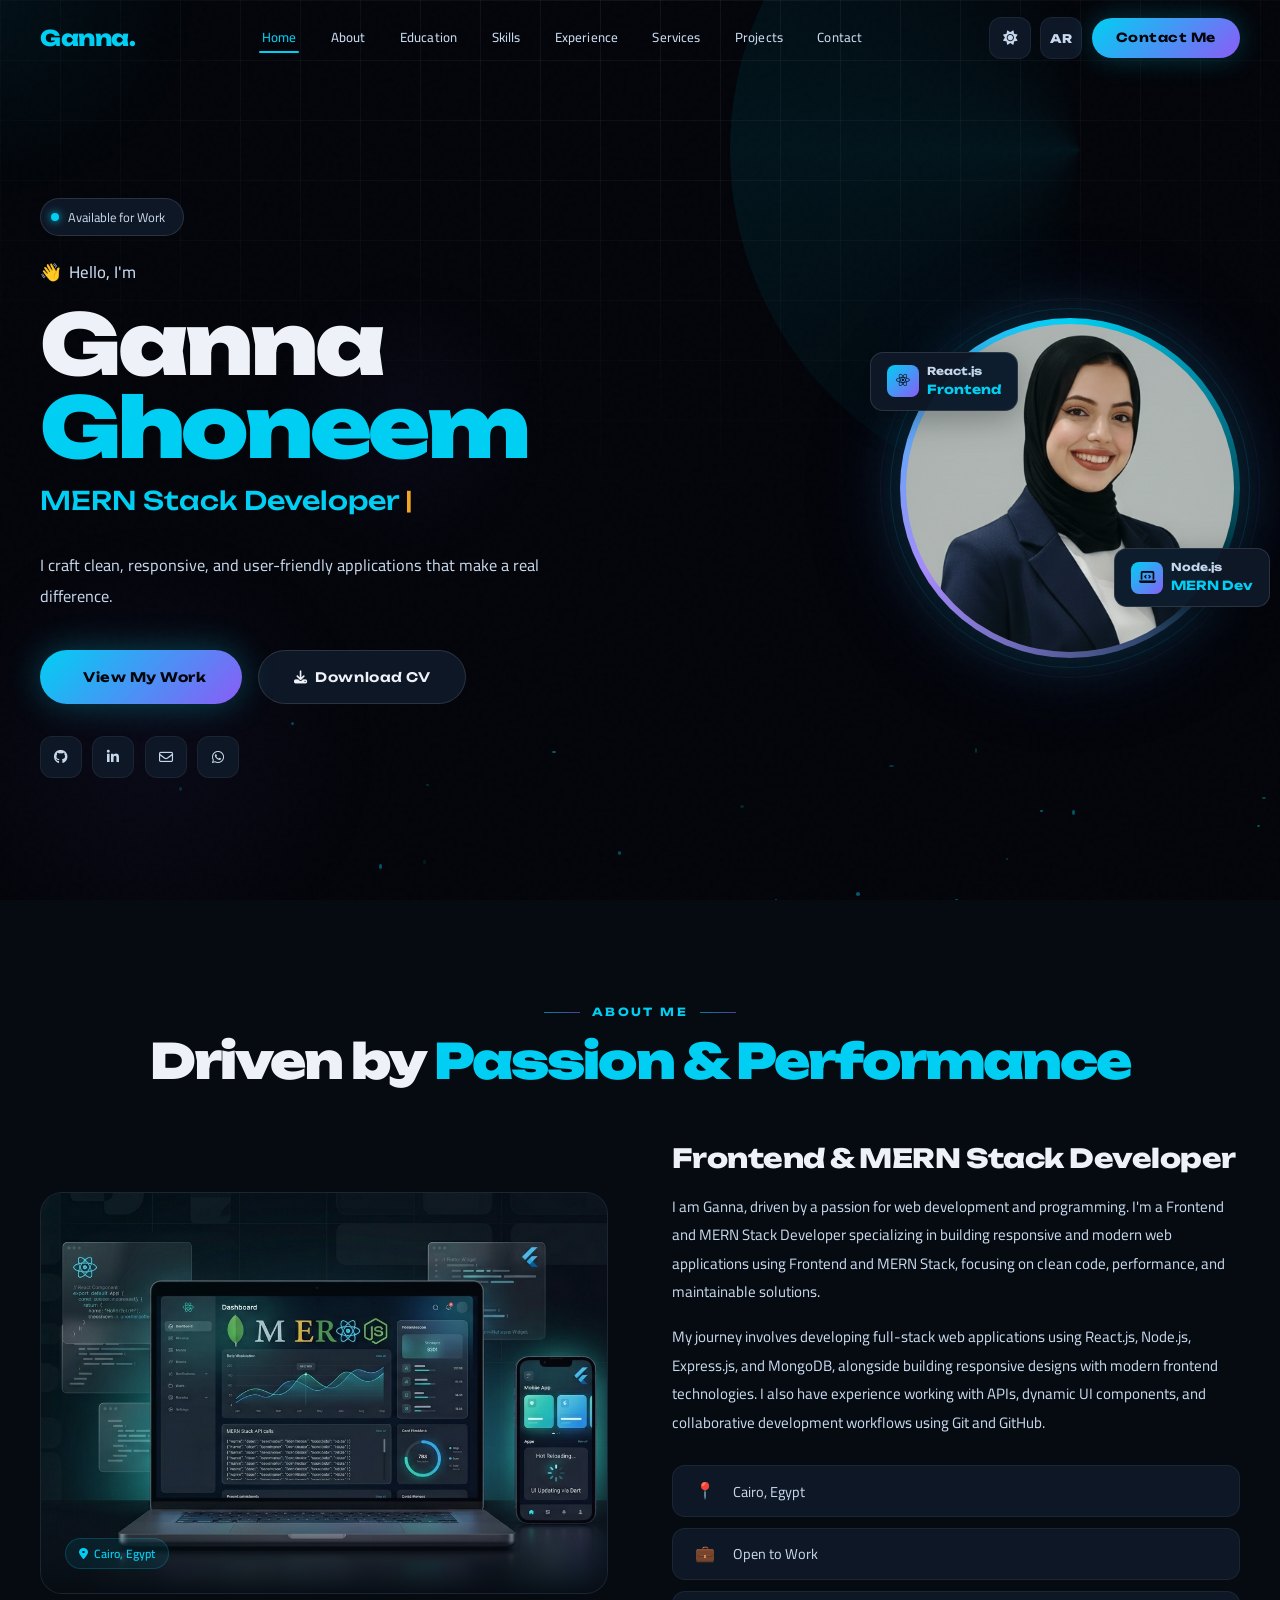
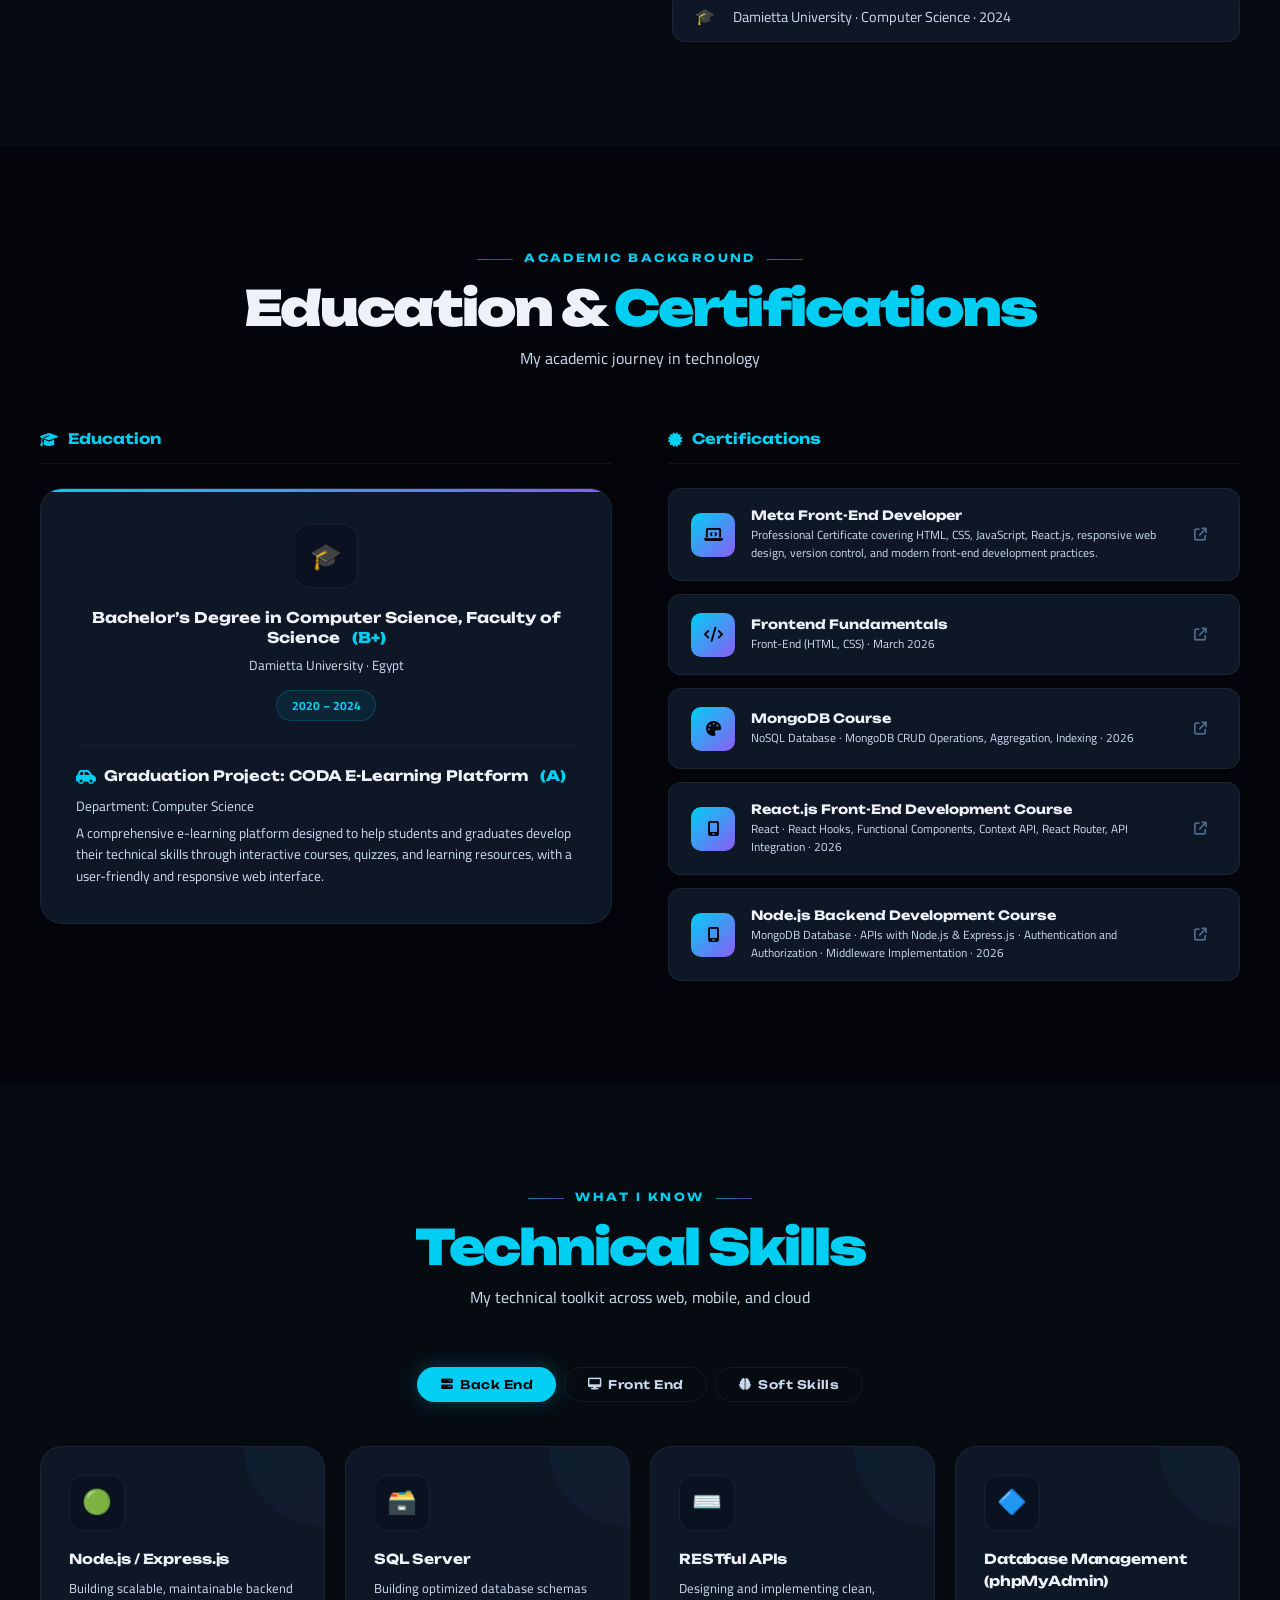
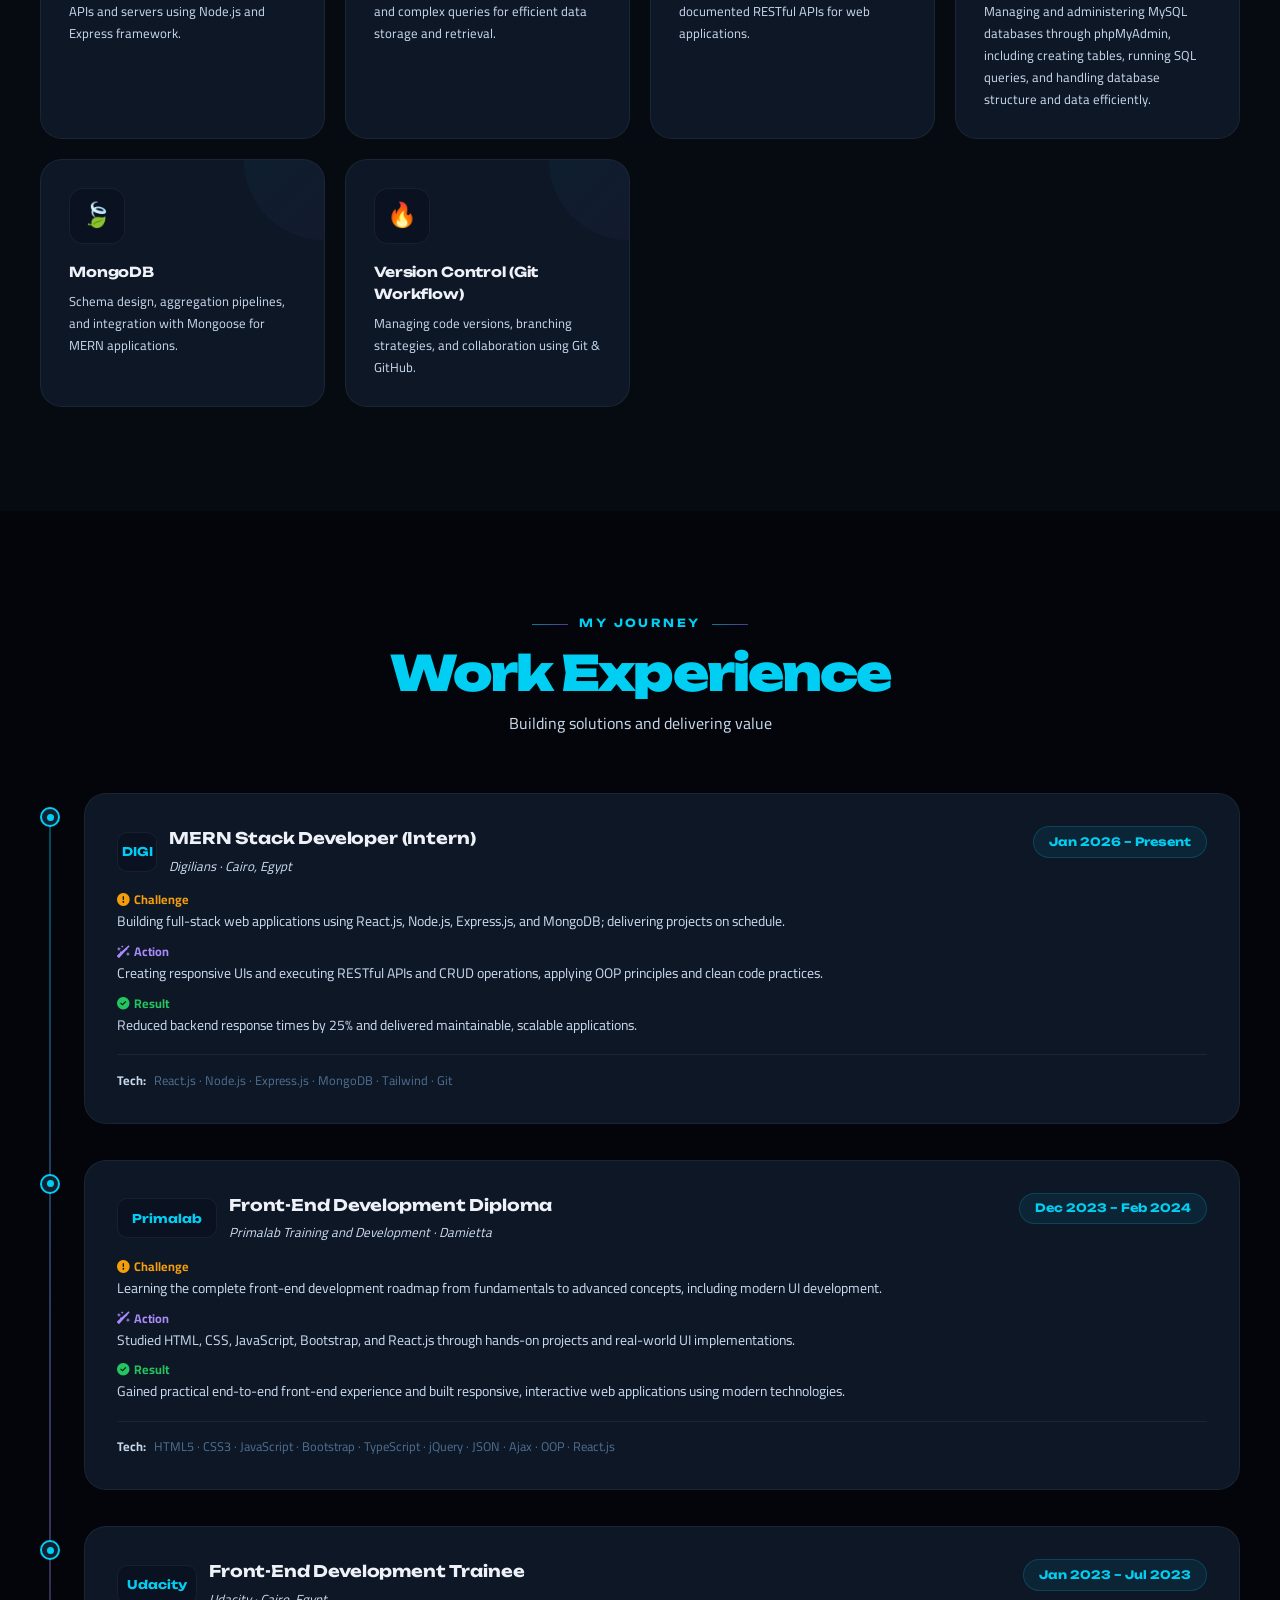
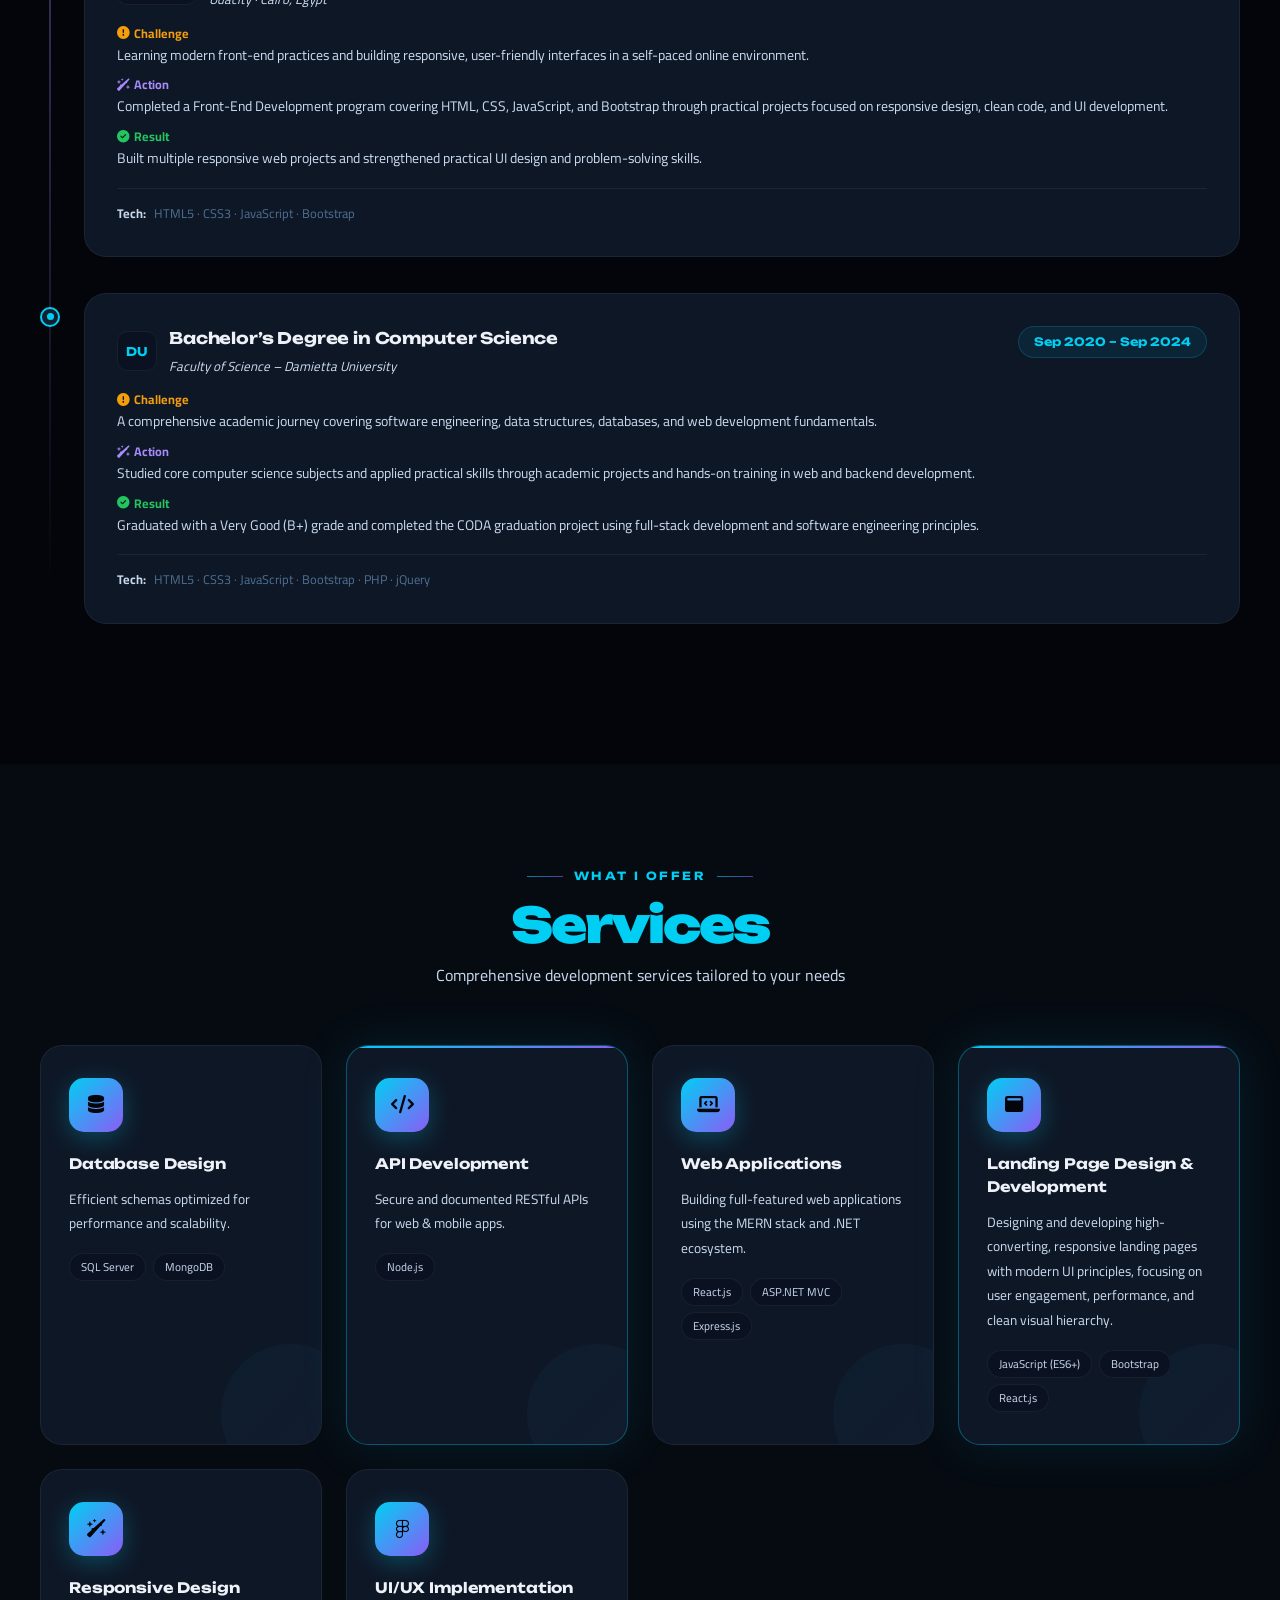
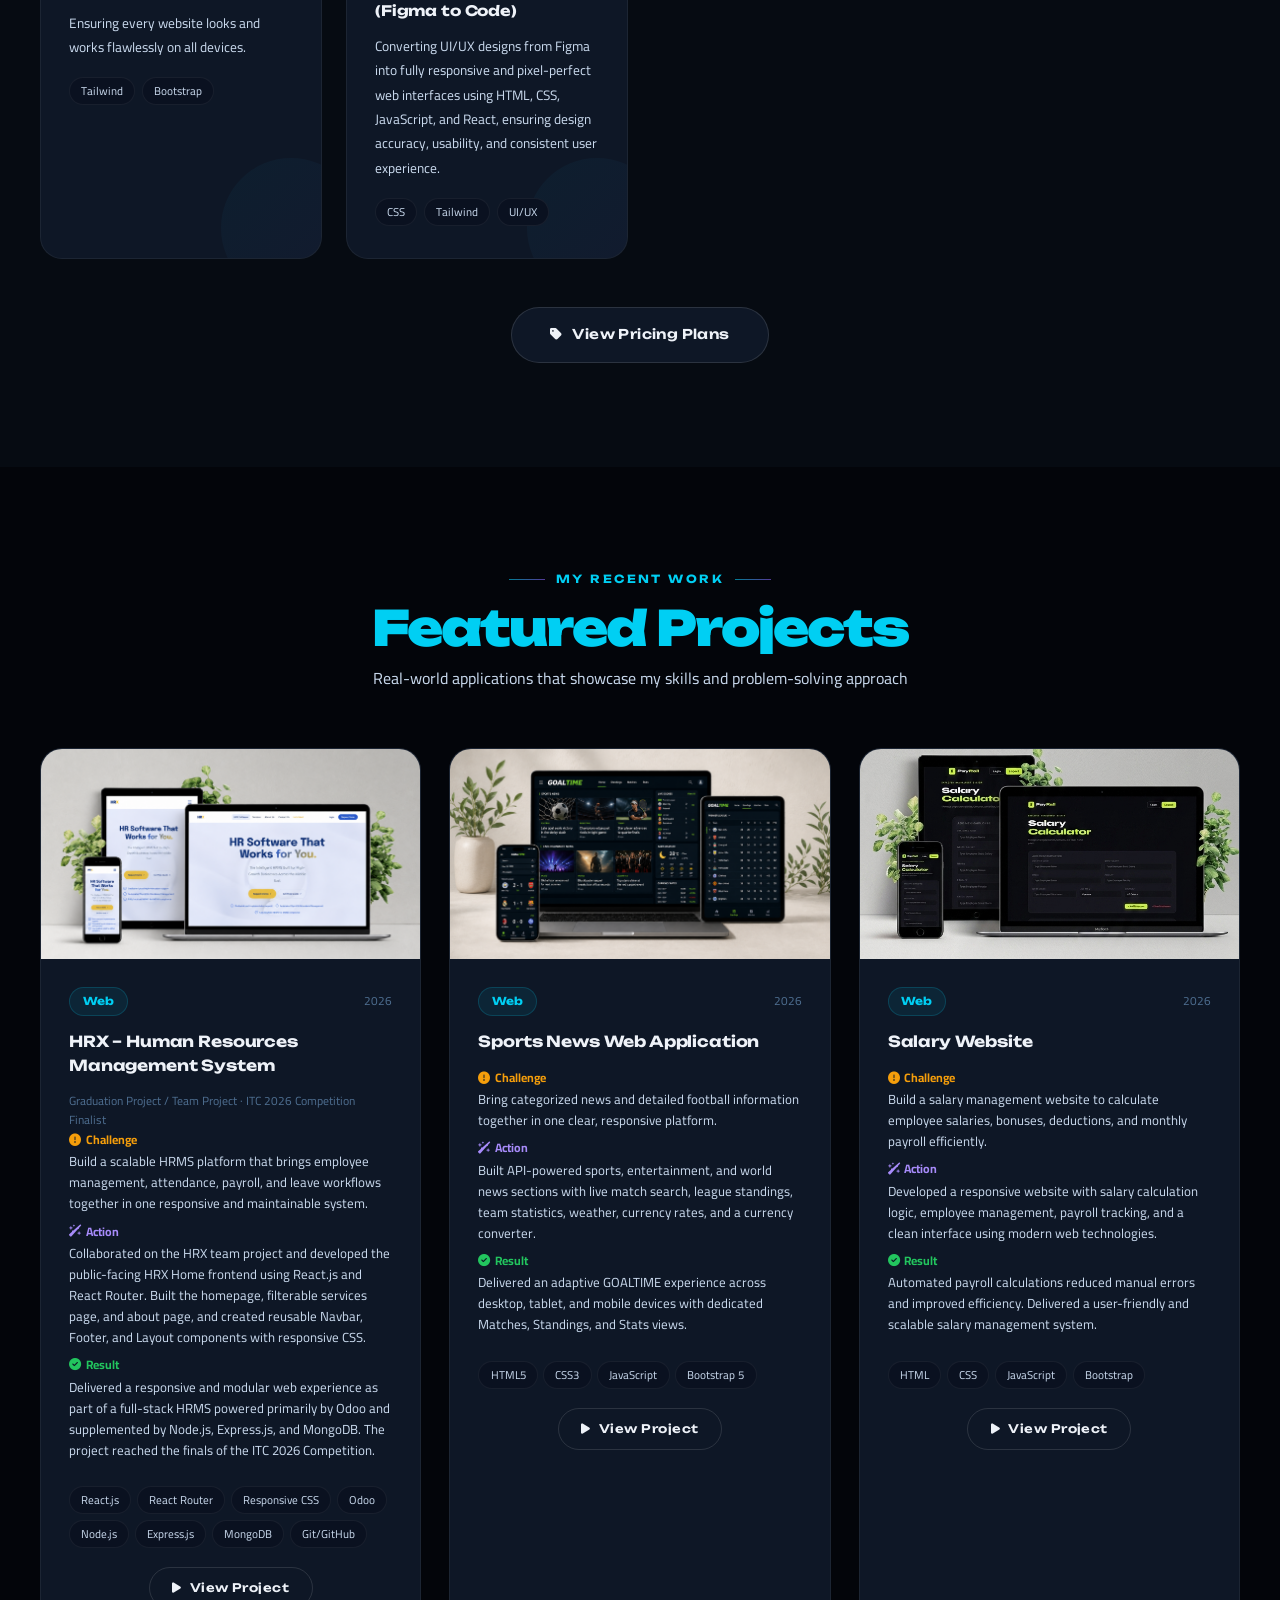
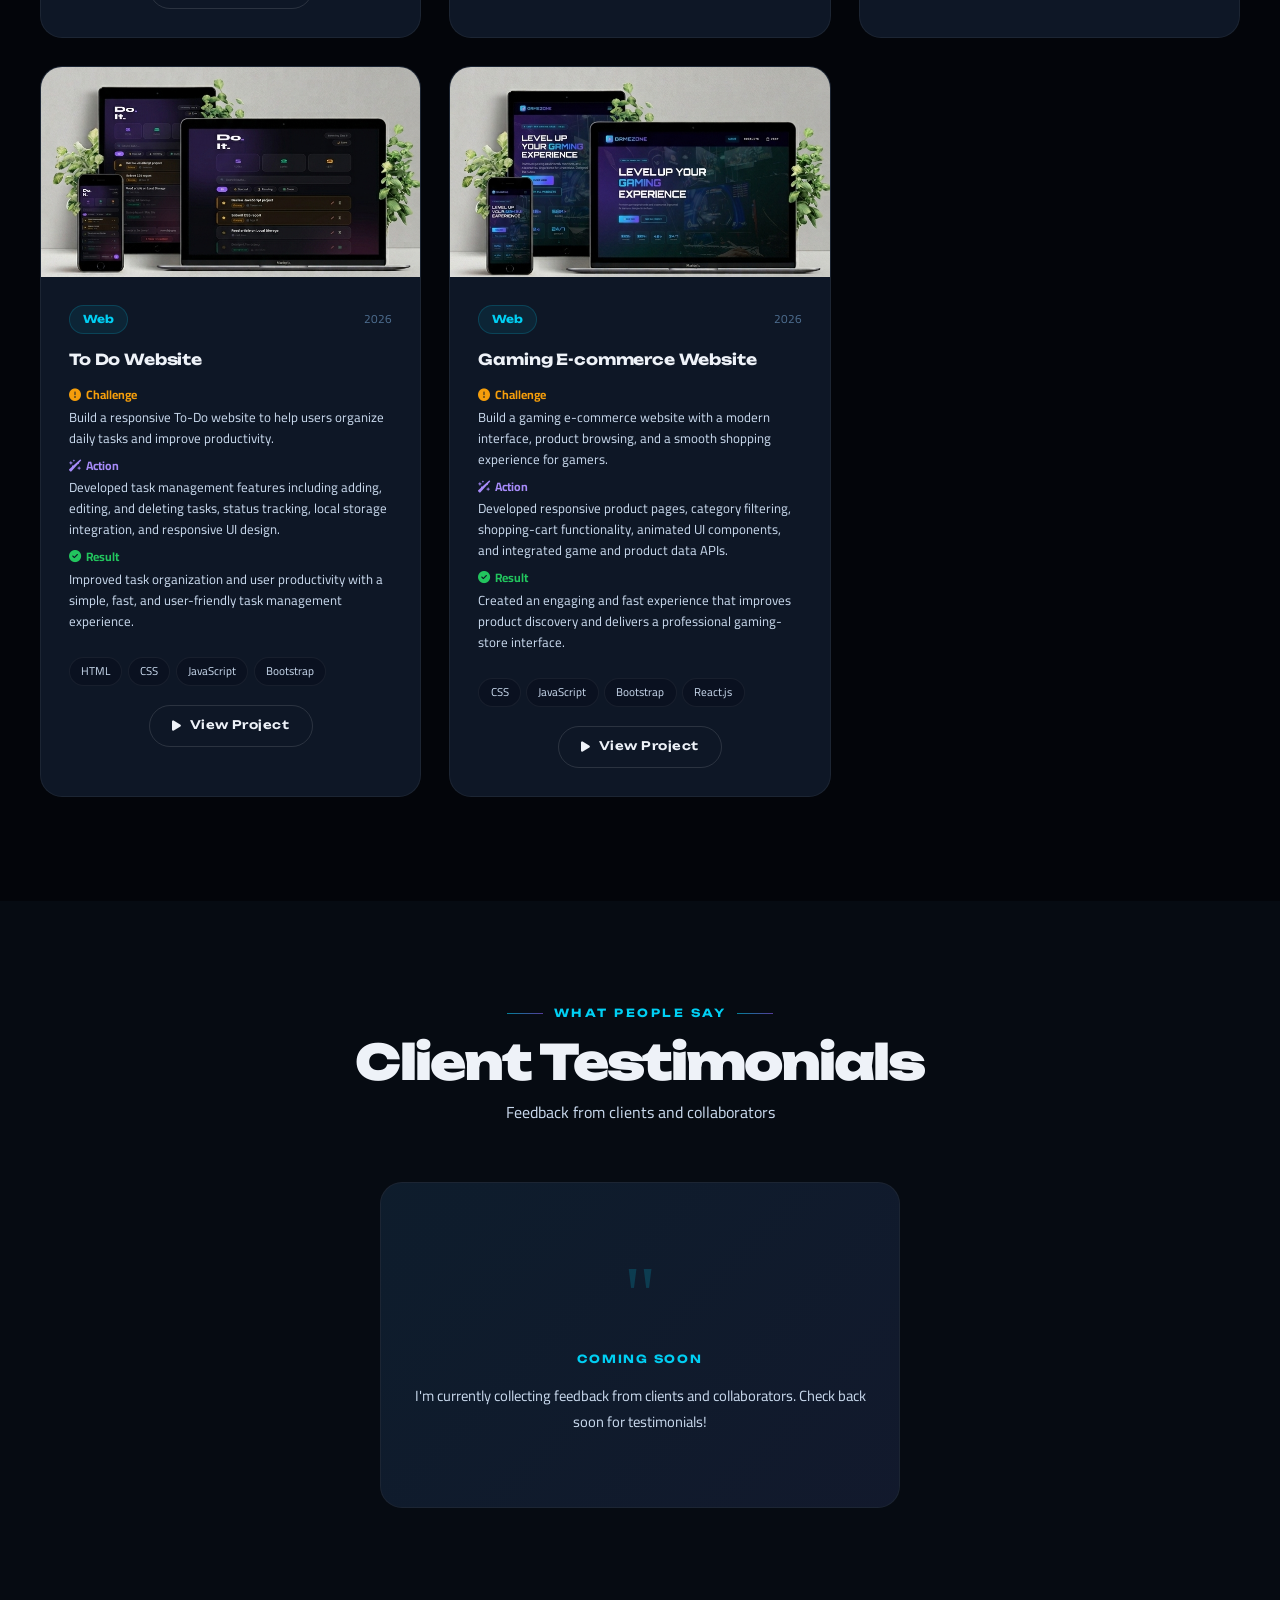
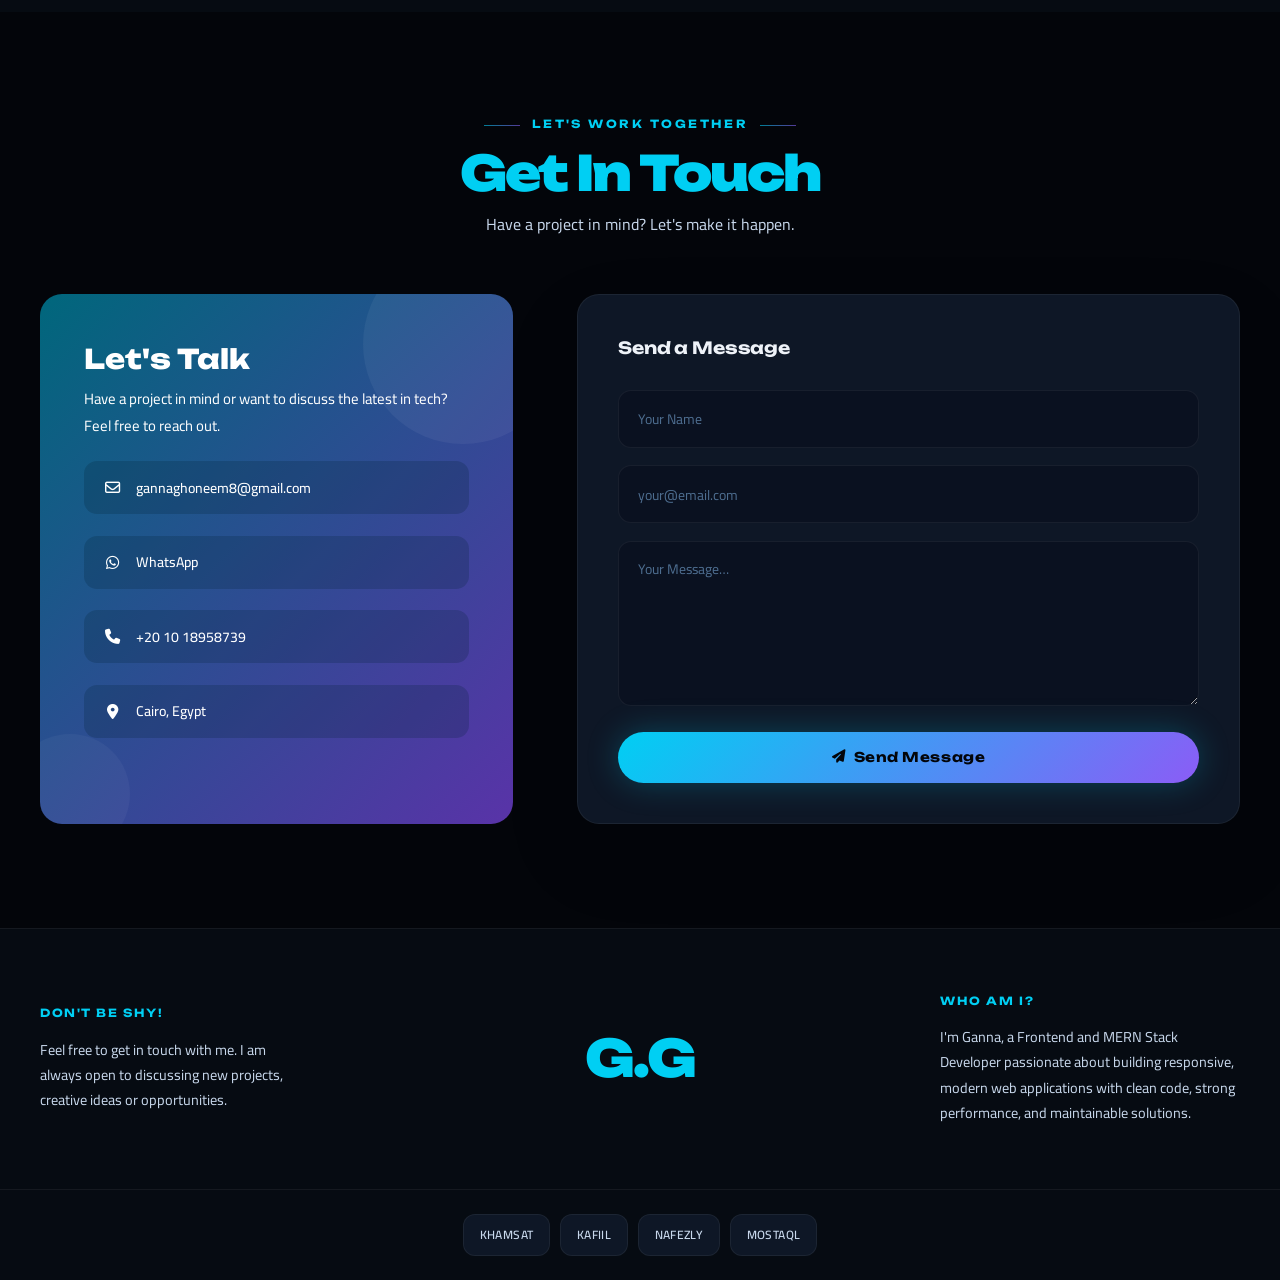
<file: index.html>
<!DOCTYPE html>
<html lang="en" data-theme="dark" dir="ltr">
<head>
  <meta charset="UTF-8"/>
  <meta name="viewport" content="width=device-width, initial-scale=1.0"/>
  <title>Ganna Ghoneem | MERN Stack & Flutter Developer</title>
  <link rel="icon" type="image/png" href="./favicon.png?v=cyan-violet-2" />
  <link rel="preconnect" href="https://fonts.googleapis.com"/>
  <link rel="preconnect" href="https://fonts.gstatic.com" crossorigin/>
  <link href="https://fonts.googleapis.com/css2?family=Unbounded:wght@300;400;500;600;700;800;900&family=Cabinet+Grotesk:wght@300;400;500;600;700;800&family=Cairo:wght@400;500;600;700;800&display=swap" rel="stylesheet"/>
  <link rel="stylesheet" href="https://cdnjs.cloudflare.com/ajax/libs/font-awesome/6.5.1/css/all.min.css" crossorigin="anonymous"/>
  <style>
    /* ===== CSS VARIABLES & RESET ===== */
    :root {
      --bg:#03050a; --bg2:#060b12; --bg3:#0a1120;
      --surface:#0e1726; --surface2:#121f30;
      --border:rgba(255,255,255,0.06); --border-hi:rgba(255,255,255,0.12);
      --text:#eef2f8; --text2:#c8d8ec; --text3:#4e6e90;
      --amber:#f5a623;
      --grad-warm:linear-gradient(135deg,#f5a623 0%,#ef4444 100%);
      --navbar-bg:rgba(3,5,10,0.88);
      --radius:22px; --radius-sm:13px; --nav-h:76px;
      --ease:cubic-bezier(0.4,0,0.2,1);
      --spring:cubic-bezier(0.34,1.56,0.64,1);
      --bounce:cubic-bezier(0.68,-0.55,0.265,1.55);
      --fd:'Unbounded','Cairo',sans-serif;
      --fb:'Cabinet Grotesk','Cairo',sans-serif;
    }
    [data-theme="light"] {
      --bg:#f4f7fb; --bg2:#eaf0f8; --bg3:#dde8f2;
      --surface:#ffffff; --surface2:#f2f7fc;
      --border:rgba(0,0,0,0.07); --border-hi:rgba(0,0,0,0.14);
      --text:#060f1e; --text2:#3d5470; --text3:#8ea4bc;
      --amber:#d97a0f;
      --navbar-bg:rgba(244,247,251,0.92);
    }
    *,*::before,*::after{box-sizing:border-box;margin:0;padding:0}
    html{scroll-behavior:smooth}
    body{font-family:var(--fb);background:var(--bg);color:var(--text);overflow-x:hidden;line-height:1.6;transition:background .4s,color .4s}
    a{color:inherit;text-decoration:none}
    ul{list-style:none}
    img{max-width:100%;display:block}
    ::-webkit-scrollbar{width:3px}
    ::-webkit-scrollbar-track{background:var(--bg)}
    ::-webkit-scrollbar-thumb{background:var(--teal);border-radius:99px}
    ::selection{background:var(--teal);color:#fff}

    /* ── NOISE TEXTURE + GRID ── */
    body::before{
      content:'';position:fixed;inset:0;
      background-image:url("data:image/svg+xml,%3Csvg viewBox='0 0 200 200' xmlns='http://www.w3.org/2000/svg'%3E%3Cfilter id='n'%3E%3CfeTurbulence type='fractalNoise' baseFrequency='0.9' numOctaves='4' stitchTiles='stitch'/%3E%3C/filter%3E%3Crect width='100%25' height='100%25' filter='url(%23n)' opacity='0.025'/%3E%3C/svg%3E");
      pointer-events:none;z-index:0;opacity:.5
    }
    body::after{
      content:'';position:fixed;inset:0;
      background-image:linear-gradient(var(--border) 1px,transparent 1px),linear-gradient(90deg,var(--border) 1px,transparent 1px);
      background-size:60px 60px;pointer-events:none;z-index:0;
      mask-image:radial-gradient(ellipse 80% 60% at 50% 0%,black 0%,transparent 100%)
    }

    /* ── CURSOR GLOW ── */
    .cursor-glow{
      position:fixed;width:400px;height:400px;border-radius:50%;
      background:radial-gradient(circle,rgba(var(--accent-rgb),0.06) 0%,transparent 70%);
      pointer-events:none;z-index:1;transform:translate(-50%,-50%);
      transition:left .1s,top .1s;
    }

    /* ── NAVBAR ── */
    #navbar{position:fixed;top:0;left:0;right:0;height:var(--nav-h);z-index:100;display:flex;align-items:center;transition:all .45s var(--ease)}
    #navbar.scrolled{background:var(--navbar-bg);backdrop-filter:blur(30px) saturate(1.4);-webkit-backdrop-filter:blur(30px) saturate(1.4);border-bottom:1px solid var(--border)}
    .nav-inner{max-width:1280px;width:100%;margin:0 auto;padding:0 2.5rem;display:flex;align-items:center;justify-content:space-between;gap:1rem}
    .nav-logo{
      font-family:var(--fd);font-size:1.35rem;font-weight:800;
      color:var(--accent-text);
      position:relative;letter-spacing:-.02em;
    }
    .nav-logo::after{content:'';position:absolute;bottom:-3px;left:0;right:0;height:2px;background:var(--grad);border-radius:99px;transform:scaleX(0);transform-origin:left;transition:transform .3s var(--ease)}
    .nav-logo:hover::after{transform:scaleX(1)}
    .nav-links{display:flex;align-items:center;gap:.15rem}
    .nav-links a{
      font-size:.83rem;font-weight:500;padding:.5rem 1rem;border-radius:10px;
      color:var(--text2);transition:color .3s,background .3s;white-space:nowrap;letter-spacing:.01em;
      position:relative;
    }
    .nav-links a::after{content:'';position:absolute;bottom:4px;left:50%;right:50%;height:1.5px;background:var(--teal);border-radius:99px;transition:left .3s,right .3s}
    .nav-links a:hover{color:var(--teal)}
    .nav-links a:hover::after,.nav-links a.active::after{left:20%;right:20%}
    .nav-links a.active{color:var(--teal)}
    .nav-actions{display:flex;align-items:center;gap:.6rem}
    .nav-cta{
      font-family:var(--fd);font-size:.78rem;font-weight:700;padding:.65rem 1.5rem;
      border-radius:99px;background:var(--grad);color:#fff;letter-spacing:.04em;
      transition:all .3s var(--spring);box-shadow:0 0 28px rgba(var(--accent-rgb),0.25);white-space:nowrap;
      position:relative;overflow:hidden;
    }
    .nav-cta::before{content:'';position:absolute;inset:0;background:rgba(255,255,255,.15);transform:scaleX(0);transform-origin:left;transition:transform .3s}
    .nav-cta:hover::before{transform:scaleX(1)}
    .nav-cta:hover{transform:translateY(-2px);box-shadow:0 0 40px rgba(var(--accent-rgb),.4)}
    .icon-btn{
      width:42px;height:42px;border-radius:12px;border:1px solid var(--border);background:var(--surface);
      display:flex;align-items:center;justify-content:center;font-size:.9rem;color:var(--text2);
      cursor:pointer;transition:all .3s var(--spring);flex-shrink:0;
    }
    .icon-btn:hover{color:var(--teal);border-color:var(--teal);background:var(--teal-dim);transform:scale(1.08)}
    .lang-btn{font-family:var(--fd);font-size:.74rem;font-weight:800;letter-spacing:.06em}
    .ham-btn{display:none;background:none;border:1px solid var(--border);border-radius:10px;padding:.45rem .65rem;color:var(--text2);cursor:pointer;transition:all .3s}
    .ham-btn:hover{color:var(--teal);border-color:var(--teal)}
    .mobile-nav{display:none;position:fixed;top:var(--nav-h);left:0;right:0;background:var(--bg2);backdrop-filter:blur(20px);border-bottom:1px solid var(--border);z-index:99;padding:1rem 1.5rem 1.5rem;flex-direction:column;gap:.2rem}
    .mobile-nav.open{display:flex;animation:slideDown .3s var(--ease)}
    @keyframes slideDown{from{opacity:0;transform:translateY(-10px)}to{opacity:1;transform:none}}
    .mobile-nav a{padding:.75rem .5rem;font-size:.95rem;color:var(--text2);border-bottom:1px solid var(--border);transition:color .3s,padding .3s}
    .mobile-nav a:hover{color:var(--teal);padding-left:1rem}

    /* ── LAYOUT ── */
    main{position:relative;z-index:1}
    .container{max-width:1280px;margin:0 auto;padding-left:2.5rem;padding-right:2.5rem}
    .section{padding:6.5rem 0}
    .section-bg{background:var(--bg2)}
    .reveal{opacity:0;transform:translateY(30px);transition:opacity .8s var(--ease),transform .8s var(--ease)}
    .reveal-left{opacity:0;transform:translateX(-30px);transition:opacity .8s var(--ease),transform .8s var(--ease)}
    .reveal-right{opacity:0;transform:translateX(30px);transition:opacity .8s var(--ease),transform .8s var(--ease)}
    .reveal.d1,.reveal-left.d1,.reveal-right.d1{transition-delay:.12s}
    .reveal.d2,.reveal-left.d2,.reveal-right.d2{transition-delay:.24s}
    .reveal.d3,.reveal-left.d3,.reveal-right.d3{transition-delay:.36s}
    .reveal.d4,.reveal-left.d4,.reveal-right.d4{transition-delay:.48s}
    .reveal.visible,.reveal-left.visible,.reveal-right.visible{opacity:1;transform:none}

    .sec-label{
      font-family:var(--fd);font-size:.7rem;font-weight:700;letter-spacing:.22em;
      text-transform:uppercase;color:var(--teal);text-align:center;margin-bottom:.9rem;
      display:flex;align-items:center;justify-content:center;gap:.7rem;
    }
    .sec-label::before,.sec-label::after{content:'';height:1px;width:36px;background:var(--grad);opacity:.6}
    .sec-heading{
      font-family:var(--fd);font-size:clamp(2rem,3.8vw,3.1rem);font-weight:900;
      line-height:1.05;letter-spacing:-.04em;text-align:center;margin-bottom:.65rem;
    }
    .sec-sub{text-align:center;color:var(--text2);font-size:1rem;line-height:1.75;margin-bottom:3.5rem}
    .gradient-text{color:var(--accent-text);background-clip:text}

    /* ── HERO ── */
    #home{min-height:100vh;display:flex;align-items:center;padding-top:var(--nav-h);position:relative;overflow:hidden}

    .orb{position:absolute;border-radius:50%;pointer-events:none;will-change:transform}
    .orb-1{
      width:700px;height:700px;top:-200px;right:-150px;
      background:conic-gradient(from 180deg at 50% 50%,transparent 0deg,rgba(var(--accent-rgb),.08) 90deg,transparent 180deg);
      animation:spinOrb 20s linear infinite;
    }
    .orb-2{width:500px;height:500px;bottom:-100px;left:-100px;background:radial-gradient(circle,rgba(var(--secondary-rgb),.06) 0%,transparent 65%);animation:floatOrb 12s ease-in-out infinite}
    .orb-3{width:300px;height:300px;top:30%;left:20%;background:radial-gradient(circle,rgba(var(--secondary-rgb),.05) 0%,transparent 70%);animation:floatOrb 8s ease-in-out infinite reverse;animation-delay:-3s}
    @keyframes spinOrb{to{transform:rotate(360deg)}}
    @keyframes floatOrb{0%,100%{transform:translateY(0) scale(1)}50%{transform:translateY(-25px) scale(1.05)}}

    /* Particle dots */
    .particles{position:absolute;inset:0;overflow:hidden;pointer-events:none}
    .particle{
      position:absolute;width:3px;height:3px;border-radius:50%;
      background:var(--teal);opacity:0;animation:particleFloat var(--dur) ease-in-out infinite;
      animation-delay:var(--delay);
    }
    @keyframes particleFloat{
      0%{opacity:0;transform:translateY(0) scale(0)}
      20%{opacity:.6}
      80%{opacity:.3}
      100%{opacity:0;transform:translateY(-120px) scale(1.5)}
    }

    .hero-inner{max-width:1280px;margin:0 auto;padding:0 2.5rem;display:grid;grid-template-columns:1fr auto;gap:5rem;align-items:center;width:100%;position:relative;z-index:2}

    .hero-badge{
      display:inline-flex;align-items:center;gap:.6rem;
      background:var(--surface);border:1px solid var(--border-hi);
      border-radius:99px;padding:.5rem 1.1rem .5rem .6rem;
      margin-bottom:1.4rem;font-size:.8rem;color:var(--text2);
      animation:badgePop .6s var(--spring) both;
    }
    @keyframes badgePop{from{opacity:0;transform:translateY(10px) scale(.9)}to{opacity:1;transform:none}}
    .hero-badge-dot{width:8px;height:8px;border-radius:50%;background:var(--teal);box-shadow:0 0 8px var(--teal);animation:pulse 2s ease-in-out infinite}
    @keyframes pulse{0%,100%{box-shadow:0 0 8px var(--teal)}50%{box-shadow:0 0 20px var(--teal),0 0 40px rgba(var(--accent-rgb),.3)}}

    .hero-greeting{display:flex;align-items:center;gap:.5rem;font-size:1.05rem;color:var(--text2);margin-bottom:1rem;font-weight:500;animation:fadeUp .7s var(--ease) .1s both}
    @keyframes fadeUp{from{opacity:0;transform:translateY(15px)}to{opacity:1;transform:none}}
    .hero-name{
      font-family:var(--fd);font-size:clamp(3rem,6.5vw,5.5rem);font-weight:900;
      line-height:1;letter-spacing:-.04em;margin-bottom:.8rem;
      animation:fadeUp .7s var(--ease) .2s both;
    }
    .hero-name .line2{color:var(--accent-text);background-clip:text}
    .hero-tw{
      font-family:var(--fd);font-size:clamp(1.1rem,2.2vw,1.6rem);font-weight:500;
      min-height:2.5rem;display:flex;align-items:center;gap:.3rem;margin-bottom:1.75rem;
      animation:fadeUp .7s var(--ease) .3s both;
    }
    .tw-text{color:var(--accent-text);background-clip:text}
    .tw-cursor{-webkit-text-fill-color:var(--amber);animation:blink 1s step-end infinite}
    @keyframes blink{0%,100%{opacity:1}50%{opacity:0}}
    .hero-desc{font-size:1.02rem;color:var(--text2);line-height:1.9;max-width:540px;margin-bottom:2.4rem;animation:fadeUp .7s var(--ease) .4s both}

    .hero-actions{display:flex;gap:1rem;flex-wrap:wrap;margin-bottom:2rem;animation:fadeUp .7s var(--ease) .5s both}
    .hero-social{display:flex;gap:.65rem;margin-top:1rem;animation:fadeUp .7s var(--ease) .6s both}

    .btn-primary{
      display:inline-flex;align-items:center;gap:.5rem;padding:.95rem 2.2rem;
      border-radius:99px;border:none;background:var(--grad);color:#fff;
      font-family:var(--fd);font-size:.82rem;font-weight:700;letter-spacing:.04em;
      box-shadow:0 0 35px rgba(var(--accent-rgb),.3);cursor:pointer;
      transition:all .35s var(--spring);position:relative;overflow:hidden;
    }
    .btn-primary::before{content:'';position:absolute;inset:0;background:rgba(255,255,255,.2);transform:scaleX(0);transform-origin:left;transition:transform .3s}
    .btn-primary:hover{transform:translateY(-3px);box-shadow:0 4px 60px rgba(var(--accent-rgb),.5)}
    .btn-primary:hover::before{transform:scaleX(1)}
    .btn-ghost{
      display:inline-flex;align-items:center;gap:.5rem;padding:.95rem 2.2rem;
      border-radius:99px;border:1.5px solid var(--border-hi);background:var(--surface);
      color:var(--text);font-family:var(--fd);font-size:.82rem;font-weight:600;letter-spacing:.04em;
      transition:all .35s var(--spring);
    }
    .btn-ghost:hover{border-color:var(--teal);color:var(--teal);transform:translateY(-3px);background:var(--teal-dim)}

    /* Hero photo */
    .hero-photo-wrap{position:relative;flex-shrink:0;animation:fadeUp .9s var(--ease) .2s both}
    .hero-photo-ring{
      width:340px;height:340px;border-radius:50%;padding:6px;position:relative;
      background:conic-gradient(var(--teal) 0deg,rgba(var(--accent-rgb),.2) 120deg,var(--teal2) 240deg,var(--teal) 360deg);
      /* animation:ringRotate 8s linear infinite; */
      box-shadow:0 0 60px rgba(var(--accent-rgb),.2),0 0 120px rgba(var(--secondary-rgb),.1);
    }
    @keyframes ringRotate{to{filter:hue-rotate(360deg)}}
    .hero-photo-ring::before{content:'';position:absolute;inset:-10px;border-radius:50%;border:1px solid rgba(var(--accent-rgb),.12);animation:ringRotate 12s linear infinite reverse}
    .hero-photo-ring::after{content:'';position:absolute;inset:-20px;border-radius:50%;border:1px solid rgba(var(--secondary-rgb),.07)}
    .hero-photo-inner{
      width:100%;height:100%;border-radius:50%;overflow:hidden;
      background:linear-gradient(135deg,var(--surface) 0%,var(--bg3) 100%);
      display:flex;align-items:center;justify-content:center;
      font-family:var(--fd);font-size:5rem;font-weight:900;
      position:relative;
    }
    /* تنسيق ألوان الصورة مع الثيم */
  .hero-photo-inner::after {
  content: '';
  position: absolute;
  inset: 0;
  background: var(--teal-dim);
  mix-blend-mode: overlay;
  opacity: 0.45; /* زيادة الشفافية لتأثير أقوى */
  pointer-events: none;
}
.hero-photo-inner::before {
  content: '';
  position: absolute;
  inset: 0;
  background: var(--teal-glow);
  opacity: 0.15;
  pointer-events: none;
  z-index: 1;
}
    .hero-photo-inner img{width:100%;height:100%;object-fit:cover}
    .hero-initials{color:var(--accent-text);background-clip:text}

    /* Floating badges around photo */
    .photo-float-badge{
      position:absolute;background:var(--surface);border:1px solid var(--border-hi);
      border-radius:var(--radius-sm);padding:.6rem 1rem;display:flex;align-items:center;
      gap:.5rem;box-shadow:0 8px 32px rgba(0,0,0,.3);white-space:nowrap;
    }
    .pfb-1{top:10%;left:-30px;animation:floatBadge1 4s ease-in-out infinite}
    .pfb-2{bottom:15%;right:-30px;animation:floatBadge2 5s ease-in-out infinite}
    @keyframes floatBadge1{0%,100%{transform:translateY(0)}50%{transform:translateY(-8px)}}
    @keyframes floatBadge2{0%,100%{transform:translateY(0)}50%{transform:translateY(8px)}}
    .pfb-icon{width:32px;height:32px;border-radius:8px;background:var(--grad);display:flex;align-items:center;justify-content:center;font-size:.85rem;color:#fff}
    .pfb-label{font-family:var(--fd);font-size:.68rem;font-weight:700;color:var(--text2)}
    .pfb-value{font-family:var(--fd);font-size:.78rem;font-weight:700;color:var(--teal)}

    .social-btn{
      width:42px;height:42px;border-radius:12px;border:1px solid var(--border);background:var(--surface);
      display:flex;align-items:center;justify-content:center;font-size:.88rem;color:var(--text2);
      transition:all .35s var(--spring);position:relative;overflow:hidden;
    }
    .social-btn::before{content:'';position:absolute;inset:0;background:var(--grad);opacity:0;transition:opacity .3s}
    .social-btn:hover{color:#fff;border-color:transparent;transform:translateY(-4px) scale(1.1)}
    .social-btn:hover::before{opacity:1}
    .social-btn i{position:relative;z-index:1}
    .hero-social .social-btn:focus-visible{color:#fff;border-color:transparent;outline:2px solid var(--teal);outline-offset:3px;transform:translateY(-4px) scale(1.1)}
    .hero-social .social-btn:focus-visible::before{opacity:1}

    /* Stats row */
    .hero-stats{display:flex;gap:2rem;margin-top:2rem;padding-top:1.5rem;border-top:1px solid var(--border);animation:fadeUp .7s var(--ease) .7s both}
    .hero-stat .stat-num{font-family:var(--fd);font-size:1.6rem;font-weight:900;color:var(--accent-text);background-clip:text}
    .hero-stat .stat-lbl{font-size:.78rem;color:var(--text3);margin-top:.1rem}

    /* ── ABOUT ── */
    .about-layout{display:grid;grid-template-columns:1fr 1fr;gap:4rem;align-items:center}
    .about-visual{
      position:relative;border-radius:var(--radius);overflow:hidden;
      background:var(--surface);border:1px solid var(--border);
    }
    .about-visual img{width:100%;height:420px;object-fit:cover;display:block}
    .about-visual-placeholder{
      height:400px;display:flex;align-items:center;justify-content:center;font-size:7rem;
      background:linear-gradient(135deg,var(--surface) 0%,var(--bg3) 100%);position:relative;
    }
    .about-visual-placeholder::before{content:'';position:absolute;inset:0;background:var(--grad);opacity:.05}
    .about-overlay{
      position:absolute;bottom:0;left:0;right:0;padding:1.5rem;
      background:linear-gradient(to top,rgba(6,11,18,.95) 0%,transparent 100%);
    }
    .about-tag{
      display:inline-flex;align-items:center;gap:.4rem;
      background:var(--teal-dim);border:1px solid rgba(var(--accent-rgb),.2);
      border-radius:99px;padding:.3rem .8rem;font-size:.75rem;color:var(--teal);font-weight:600;
    }
    .about-content h3{font-family:var(--fd);font-size:1.65rem;font-weight:800;margin-bottom:1.1rem;line-height:1.2;letter-spacing:-.02em}
    .about-content p{font-size:.94rem;color:var(--text2);line-height:1.9;margin-bottom:1rem}
    .about-content p strong{color:var(--text)}
    .about-meta{display:flex;flex-direction:column;gap:.7rem;margin-top:1.75rem}
    .about-meta-item{
      display:flex;align-items:center;gap:.75rem;font-size:.9rem;color:var(--text2);
      background:var(--surface);border:1px solid var(--border);border-radius:var(--radius-sm);
      padding:.75rem 1rem;transition:all .3s;
    }
    .about-meta-item:hover{border-color:var(--teal);color:var(--text);transform:translateX(4px)}
    .about-meta-item .meta-icon{font-size:1rem;width:32px;text-align:center;flex-shrink:0}

    /* ── EDUCATION ── */
    .edu-layout{display:grid;grid-template-columns:1fr 1fr;gap:3.5rem;align-items:start}
    .edu-section-title{
      font-family:var(--fd);font-size:.9rem;font-weight:700;color:var(--teal);
      margin-bottom:1.5rem;display:flex;align-items:center;gap:.6rem;
      padding-bottom:.75rem;border-bottom:1px solid var(--border);
    }
    .edu-card{
      background:var(--surface);border:1px solid var(--border);border-radius:var(--radius);
      padding:2.2rem;position:relative;overflow:hidden;transition:all .4s var(--spring);text-align:center;
    }
    .edu-card::before{content:'';position:absolute;top:0;left:0;right:0;height:2.5px;background:var(--grad)}
    .edu-card::after{content:'';position:absolute;inset:0;background:var(--grad);opacity:0;transition:opacity .4s}
    .edu-card:hover{border-color:rgba(var(--accent-rgb),.4);transform:translateY(-6px);box-shadow:0 24px 60px rgba(var(--accent-rgb),.08)}
    .edu-card>*{position:relative;z-index:1}
    .edu-uni-logo{
      width:64px;height:64px;border-radius:16px;background:var(--bg3);border:1px solid var(--border);
      display:flex;align-items:center;justify-content:center;font-size:1.6rem;margin:0 auto 1.2rem;
      transition:all .3s var(--spring);
    }
    .edu-card:hover .edu-uni-logo{transform:scale(1.12) rotate(5deg)}
    .edu-card h3{font-family:var(--fd);font-size:.92rem;font-weight:700;margin-bottom:.4rem;line-height:1.4}
    .edu-inst{font-size:.83rem;color:var(--text2);margin-bottom:.6rem}
    .edu-period{
      display:inline-block;font-size:.75rem;color:var(--teal);font-weight:700;
      background:var(--teal-dim);border:1px solid rgba(var(--accent-rgb),.18);padding:.3rem .9rem;border-radius:99px;
    }

    .cert-list{display:flex;flex-direction:column;gap:.8rem}
    .cert-item{
      background:var(--surface);border:1px solid var(--border);border-radius:var(--radius-sm);
      padding:1.1rem 1.4rem;display:flex;align-items:center;gap:1rem;
      transition:all .35s var(--spring);position:relative;overflow:hidden;
    }
    .cert-item::before{content:'';position:absolute;left:0;top:0;bottom:0;width:3px;background:var(--grad);transform:scaleY(0);transform-origin:top;transition:transform .3s}
    .cert-item:hover{border-color:rgba(var(--accent-rgb),.3);transform:translateX(6px);padding-left:1.7rem}
    .cert-item:hover::before{transform:scaleY(1)}
    .cert-item:focus-within{border-color:rgba(var(--accent-rgb),.3);transform:translateX(6px);padding-left:1.7rem}
    .cert-item:focus-within::before{transform:scaleY(1)}
    .cert-icon{width:44px;height:44px;border-radius:10px;background:var(--grad);flex-shrink:0;display:flex;align-items:center;justify-content:center;font-size:.95rem;color:#fff;transition:transform .3s var(--spring)}
    .cert-item:hover .cert-icon,.cert-item:focus-within .cert-icon{transform:scale(1.1) rotate(-5deg)}
    .cert-info h4{font-family:var(--fd);font-size:.8rem;font-weight:700;margin-bottom:.2rem;line-height:1.35}
    .cert-info p{font-size:.74rem;color:var(--text2);line-height:1.5}
    .cert-link{margin-left:auto;color:var(--text3);font-size:.82rem;transition:all .3s;flex-shrink:0;width:32px;height:32px;border-radius:8px;display:flex;align-items:center;justify-content:center;border:1px solid transparent}
    .cert-link:hover,.cert-link:focus-visible{color:var(--teal);border-color:var(--teal);background:var(--teal-dim)}
    .cert-link:focus-visible{outline:2px solid var(--teal);outline-offset:3px}

    /* Graduation project card */
    .grad-project-card {
      margin-top: 2rem;
      background: var(--surface);
      border: 1px solid var(--border);
      border-radius: var(--radius);
      padding: 1.8rem;
      border-left: 4px solid var(--teal);
    }
    .grad-project-card h4 {
      font-family: var(--fd);
      font-size: 1rem;
      margin-bottom: 0.5rem;
      display: flex;
      align-items: center;
      gap: 0.5rem;
    }
    .grad-project-card .grade {
      color:var(--accent-text);font-weight: 800;
      margin-left: 0.5rem;
    }

    /* ── SKILLS ── */
    .skills-filter{display:flex;gap:.5rem;flex-wrap:wrap;justify-content:center;margin-bottom:2.75rem}
    .skill-tab{
      padding:.55rem 1.4rem;border-radius:99px;border:1.5px solid var(--border);
      background:transparent;color:var(--text2);font-family:var(--fd);font-size:.74rem;
      font-weight:600;letter-spacing:.04em;cursor:pointer;transition:all .35s var(--spring);
      display:flex;align-items:center;gap:.45rem;
    }
    .skill-tab.active{background:var(--grad);border-color:transparent;color:#fff;box-shadow:0 0 20px rgba(var(--accent-rgb),.25)}
    .skill-tab:hover:not(.active){border-color:var(--teal);color:var(--teal);transform:translateY(-2px)}
    .skills-panel{display:none;grid-template-columns:repeat(auto-fill,minmax(250px,1fr));gap:1.25rem}
    .skills-panel.active{display:grid}
    .sk-card-lg{
      background:var(--surface);border:1px solid var(--border);border-radius:var(--radius);
      padding:1.75rem;transition:all .35s var(--spring);position:relative;overflow:hidden;
    }
    .sk-card-lg::before{content:'';position:absolute;top:0;right:0;width:80px;height:80px;background:var(--grad);opacity:.04;border-radius:0 0 0 80px}
    .sk-card-lg:hover{border-color:rgba(var(--accent-rgb),.4);transform:translateY(-5px);box-shadow:0 16px 40px rgba(var(--accent-rgb),.07)}
    .sk-card-icon{
      width:56px;height:56px;border-radius:14px;background:var(--bg3);border:1px solid var(--border);
      display:flex;align-items:center;justify-content:center;font-size:1.5rem;margin-bottom:1.1rem;
      transition:all .3s var(--spring);
    }
    .sk-card-lg:hover .sk-card-icon{transform:scale(1.12) rotate(5deg);background:var(--teal-dim);border-color:var(--teal)}
    .sk-card-lg h4{font-family:var(--fd);font-size:.86rem;font-weight:700;margin-bottom:.45rem;letter-spacing:-.01em}
    .sk-card-lg p{font-size:.81rem;color:var(--text2);line-height:1.7}

    /* ── EXPERIENCE ── */
    .timeline{position:relative;padding-left:2.75rem}
    [dir="rtl"] .timeline{padding-left:0;padding-right:2.75rem}
    .timeline::before{
      content:'';position:absolute;left:9px;top:16px;bottom:16px;width:1.5px;
      background:linear-gradient(to bottom,var(--teal),var(--teal2),transparent);opacity:.35;
    }
    [dir="rtl"] .timeline::before{left:auto;right:9px}
    .t-item{position:relative;margin-bottom:2.25rem}
    .t-dot{
      position:absolute;left:-2.75rem;top:14px;width:20px;height:20px;border-radius:50%;
      background:var(--surface2);border:2px solid var(--teal);display:flex;align-items:center;
      justify-content:center;z-index:1;transition:all .3s var(--spring);
    }
    [dir="rtl"] .t-dot{left:auto;right:-2.75rem}
    .t-dot::after{content:'';width:7px;height:7px;border-radius:50%;background:var(--teal);transition:all .3s}
    .t-item:hover .t-dot{transform:scale(1.3);box-shadow:0 0 16px var(--teal-glow)}
    .t-item:hover .t-dot::after{background:var(--teal2)}
    .t-card{
      background:var(--surface);border:1px solid var(--border);border-radius:var(--radius);
      padding:2rem;transition:all .35s var(--spring);position:relative;overflow:hidden;
    }
    .t-card::before{content:'';position:absolute;top:0;left:0;right:0;height:1.5px;background:var(--grad);transform:scaleX(0);transform-origin:left;transition:transform .4s var(--ease)}
    .t-item:hover .t-card{border-color:rgba(var(--accent-rgb),.25);box-shadow:0 16px 40px rgba(var(--accent-rgb),.06);transform:translateX(4px)}
    .t-item:hover .t-card::before{transform:scaleX(1)}
    .t-header{display:flex;justify-content:space-between;align-items:flex-start;gap:1rem;flex-wrap:wrap;margin-bottom:.85rem}
    .t-title-wrap{display:flex;align-items:center;gap:.75rem;flex:1}
    .t-company-logo{width:40px;height:40px;border-radius:10px;background:var(--bg3);border:1px solid var(--border);display:flex;align-items:center;justify-content:center;font-size:.75rem;font-family:var(--fd);font-weight:700;color:var(--teal);flex-shrink:0;transition:all .3s var(--spring)}
    .t-item:hover .t-company-logo{background:var(--teal-dim);border-color:var(--teal);transform:rotate(5deg)}
    .t-title{font-family:var(--fd);font-size:1rem;font-weight:700;margin-bottom:.25rem;letter-spacing:-.01em}
    .t-company{font-size:.82rem;color:var(--text2);font-style:italic}
    .t-date{
      font-family:var(--fd);font-size:.72rem;font-weight:700;padding:.35rem .95rem;border-radius:99px;
      background:var(--teal-dim);color:var(--teal);border:1px solid rgba(var(--accent-rgb),.18);white-space:nowrap;
    }
    .t-cac{display:flex;flex-direction:column;gap:.55rem;margin-bottom:1.1rem}
    .t-cac-item{display:flex;align-items:flex-start;gap:.5rem;font-size:.87rem}
    .t-cac-label{font-weight:700;font-size:.78rem;white-space:nowrap;display:flex;align-items:center;gap:.3rem}
    .t-cac-label.challenge{color:#f59e0b}
    .t-cac-label.action{color:var(--accent-secondary-text)}
    .t-cac-label.result{color:#22c55e}
    .t-cac-text{color:var(--text2);line-height:1.65}
    .t-tech{font-size:.79rem;color:var(--text3);padding-top:.95rem;border-top:1px solid var(--border)}
    .t-tech strong{color:var(--text2);margin-right:.3rem}

    /* ── SERVICES ── */
    .svc-grid{display:grid;grid-template-columns:repeat(auto-fill,minmax(280px,1fr));gap:1.5rem}
    .svc-card{
      background:var(--surface);border:1px solid var(--border);border-radius:var(--radius);
      padding:2rem 1.75rem;position:relative;overflow:hidden;transition:all .4s var(--spring);
    }
    .svc-card.featured{border-color:rgba(var(--accent-rgb),.35);box-shadow:0 0 50px rgba(var(--accent-rgb),.1)}
    .svc-card:hover{border-color:rgba(var(--accent-rgb),.4);transform:translateY(-6px);box-shadow:0 24px 50px rgba(var(--accent-rgb),.09)}
    .svc-card::before{content:'';position:absolute;top:0;left:0;right:0;height:2px;background:var(--grad);transform:scaleX(0);transform-origin:left;transition:transform .45s var(--ease)}
    .svc-card:hover::before,.svc-card.featured::before{transform:scaleX(1)}
    .svc-card-bg{position:absolute;bottom:-40px;right:-40px;width:140px;height:140px;border-radius:50%;background:var(--grad);opacity:.04;transition:all .4s}
    .svc-card:hover .svc-card-bg{transform:scale(1.5);opacity:.07}
    .svc-icon{
      width:54px;height:54px;border-radius:15px;background:var(--grad);
      display:flex;align-items:center;justify-content:center;font-size:1.15rem;color:#fff;
      margin-bottom:1.3rem;box-shadow:0 6px 24px rgba(var(--accent-rgb),.28);
      transition:all .35s var(--spring);position:relative;z-index:1;
    }
    .svc-card:hover .svc-icon{transform:scale(1.12) rotate(-8deg)}
    .svc-card h3{font-family:var(--fd);font-size:.9rem;font-weight:700;margin-bottom:.65rem;position:relative;z-index:1;letter-spacing:-.01em}
    .svc-card p{font-size:.85rem;color:var(--text2);line-height:1.8;margin-bottom:1.1rem;position:relative;z-index:1}
    .svc-chips{display:flex;flex-wrap:wrap;gap:.4rem;position:relative;z-index:1}
    .svc-chip{
      font-size:.71rem;padding:.25rem .7rem;border-radius:99px;
      background:var(--bg3);color:var(--text2);border:1px solid var(--border);
      transition:all .3s;
    }
    .svc-card:hover .svc-chip{background:var(--teal-dim);border-color:rgba(var(--accent-rgb),.2);color:var(--teal)}

    /* ── PROJECTS ── */
    .proj-filter{display:flex;gap:.5rem;flex-wrap:wrap;justify-content:center;margin-bottom:2.75rem}
    .filter-btn{
      padding:.55rem 1.2rem;border-radius:99px;border:1.5px solid var(--border);
      background:transparent;color:var(--text2);font-family:var(--fd);font-size:.73rem;
      font-weight:600;letter-spacing:.04em;cursor:pointer;transition:all .35s var(--spring);
    }
    .filter-btn.active{background:var(--grad);border-color:transparent;color:#fff;box-shadow:0 0 20px rgba(var(--accent-rgb),.25)}
    .filter-btn:hover:not(.active){border-color:var(--teal);color:var(--teal);transform:translateY(-2px)}
    .proj-grid{display:grid;grid-template-columns:repeat(auto-fill,minmax(340px,1fr));gap:1.75rem}
    .proj-card{
      background:var(--surface);border:1px solid var(--border);border-radius:var(--radius);
      overflow:hidden;transition:all .4s var(--spring);
    }
    .proj-card:hover{border-color:rgba(var(--accent-rgb),.4);transform:translateY(-7px);box-shadow:0 28px 60px rgba(0,0,0,.2),0 0 0 1px rgba(var(--accent-rgb),.1)}
    .proj-visual{height:210px;position:relative;overflow:hidden;display:flex;align-items:center;justify-content:center}
    .proj-visual img{width:100%;height:100%;object-fit:cover;transition:transform .6s var(--ease)}
    .proj-card:hover .proj-visual img{transform:scale(1.08)}
    .proj-visual-overlay{
      position:absolute;inset:0;background:linear-gradient(to top,var(--surface) 0%,transparent 60%);
      opacity:0;transition:opacity .4s;
    }
    .proj-card:hover .proj-visual-overlay{opacity:1}
    .proj-visual-placeholder{font-size:3.5rem;position:absolute;transition:transform .4s var(--spring)}
    .proj-card:hover .proj-visual-placeholder{transform:scale(1.15)}
    .proj-body{padding:1.75rem;display:flex;flex-direction:column}
    .proj-meta{display:flex;justify-content:space-between;align-items:center;margin-bottom:.85rem}
    .proj-type{
      font-family:var(--fd);font-size:.68rem;font-weight:700;padding:.3rem .8rem;
      border-radius:99px;background:var(--teal-dim);color:var(--teal);border:1px solid rgba(var(--accent-rgb),.18);
    }
    .proj-year{font-size:.74rem;color:var(--text3)}
    .proj-body h3{font-family:var(--fd);font-size:.95rem;font-weight:700;margin-bottom:.85rem;display:flex;align-items:center;gap:.6rem;letter-spacing:-.01em}
    .proj-title-icon{width:32px;height:32px;border-radius:8px;background:var(--grad);display:flex;align-items:center;justify-content:center;font-size:.78rem;color:#fff;flex-shrink:0;transition:transform .3s var(--spring)}
    .proj-card:hover .proj-title-icon{transform:rotate(-8deg) scale(1.1)}
    .proj-cac{display:flex;flex-direction:column;gap:.45rem;margin-bottom:.85rem}
    .proj-cac-item .proj-cac-label{font-weight:700;font-size:.76rem;display:flex;align-items:center;gap:.3rem;margin-bottom:.12rem}
    .proj-cac-item .proj-cac-label.challenge{color:#f59e0b}
    .proj-cac-item .proj-cac-label.action{color:var(--accent-secondary-text)}
    .proj-cac-item .proj-cac-label.result{color:#22c55e}
    .proj-cac-item p{color:var(--text2);line-height:1.6;font-size:.82rem}
    .proj-view-btn{
      display:inline-flex;align-items:center;justify-content:center;gap:.5rem;
      margin-top:1.2rem;padding:.65rem 1.4rem;border-radius:99px;
      border:1.5px solid var(--border-hi);background:transparent;color:var(--text);
      font-family:var(--fd);font-size:.74rem;font-weight:600;letter-spacing:.04em;
      transition:all .35s var(--spring);align-self:center;
    }
    .proj-view-btn:hover{border-color:var(--teal);color:var(--teal);transform:translateY(-3px);background:var(--teal-dim)}

    /* ── CONTACT ── */
    .contact-layout{display:grid;grid-template-columns:1fr 1.4fr;gap:4rem;align-items:stretch}
    .contact-info-card{
      background:var(--accent-panel);border-radius:var(--radius);padding:2.75rem;
      display:flex;flex-direction:column;gap:1.35rem;position:relative;overflow:hidden;
    }
    .contact-info-card::before{content:'';position:absolute;top:-50px;right:-50px;width:200px;height:200px;border-radius:50%;background:rgba(255,255,255,.05)}
    .contact-info-card::after{content:'';position:absolute;bottom:-30px;left:-30px;width:120px;height:120px;border-radius:50%;background:rgba(255,255,255,.04)}
    .contact-info-card h3{font-family:var(--fd);font-size:1.7rem;font-weight:800;color:#fff;margin-bottom:.3rem;position:relative;z-index:1}
    .contact-info-card>div>p{font-size:.93rem;color:#fff;line-height:1.8;position:relative;z-index:1}
    .contact-item-flat{
      display:flex;align-items:center;gap:.9rem;background:rgba(0,35,50,.22);
      border-radius:var(--radius-sm);padding:.95rem 1.2rem;transition:all .3s;position:relative;z-index:1;
    }
    .contact-item-flat:hover{background:rgba(0,35,50,.34);transform:translateX(4px)}
    .contact-item-flat i{font-size:.95rem;color:#fff;width:18px;text-align:center}
    .contact-item-flat a,.contact-item-flat span{font-size:.88rem;color:#fff;font-weight:500}
    /* إزالة التنسيق الخاص بالواتساب ليكون مثل باقي الأزرار */
    .contact-item-flat.whatsapp{background:rgba(0,35,50,.22)}
    .contact-item-flat.whatsapp:hover{background:rgba(0,35,50,.34)}

    .form-card{
      background:var(--surface);border:1px solid var(--border);border-radius:var(--radius);
      padding:2.5rem;box-shadow:0 32px 80px rgba(0,0,0,.1);
    }
    .form-card h3{font-family:var(--fd);font-size:1.05rem;font-weight:700;margin-bottom:1.75rem;letter-spacing:-.01em}
    .form-group{margin-bottom:1.1rem;position:relative}
    .form-group input,.form-group textarea{
      width:100%;padding:.9rem 1.15rem;border-radius:var(--radius-sm);border:1.5px solid var(--border);
      background:var(--bg3);color:var(--text);font-family:var(--fb);font-size:.9rem;
      outline:none;transition:all .3s;
    }
    .form-group input::placeholder,.form-group textarea::placeholder{color:var(--text3);font-size:.87rem}
    .form-group input:focus,.form-group textarea:focus{
      border-color:var(--teal);box-shadow:0 0 0 4px var(--teal-glow);background:var(--surface);
    }
    .form-group textarea{resize:vertical;min-height:120px}
    .form-error{font-size:.75rem;color:#f87171;margin-top:.35rem;display:none}
    .form-success{
      font-size:.88rem;color:#22c55e;background:rgba(34,197,94,.09);
      border:1px solid rgba(34,197,94,.22);border-radius:var(--radius-sm);
      padding:.85rem 1.1rem;margin-bottom:1.1rem;display:none;
      animation:fadeUp .4s var(--ease);
    }
    .send-btn{
      width:100%;justify-content:center;padding:1.1rem 2.1rem;border-radius:99px;
      border:none;background:var(--grad);color:#fff;font-family:var(--fd);font-size:.84rem;
      font-weight:700;letter-spacing:.04em;cursor:pointer;display:flex;align-items:center;
      gap:.5rem;transition:all .35s var(--spring);box-shadow:0 0 32px rgba(var(--accent-rgb),.25);
      position:relative;overflow:hidden;
    }
    .send-btn::before{content:'';position:absolute;inset:0;background:rgba(255,255,255,.15);transform:scaleX(0);transform-origin:left;transition:transform .3s}
    .send-btn:hover{transform:translateY(-3px);box-shadow:0 4px 50px rgba(var(--accent-rgb),.45)}
    .send-btn:hover::before{transform:scaleX(1)}

    /* ── TESTIMONIALS ── */
    .test-coming{
      display:flex;flex-direction:column;align-items:center;text-align:center;
      padding:4.5rem 2rem;background:var(--surface);border:1px solid var(--border);
      border-radius:var(--radius);max-width:520px;margin:0 auto;position:relative;overflow:hidden;
    }
    .test-coming::before{content:'';position:absolute;inset:0;background:var(--grad);opacity:.03}
    .big-quote{font-size:5rem;color:var(--teal);opacity:.18;font-family:Georgia,serif;line-height:1;margin-bottom:1rem;position:relative;z-index:1}
    .coming-lbl{font-family:var(--fd);font-size:.7rem;font-weight:700;letter-spacing:.16em;text-transform:uppercase;color:var(--teal);margin-bottom:.85rem;position:relative;z-index:1}
    .test-coming p{font-size:.92rem;color:var(--text2);line-height:1.78;position:relative;z-index:1}

    /* ── FOOTER ── */
    footer{border-top:1px solid var(--border);background:var(--bg2)}
    .footer-top{max-width:1280px;margin:0 auto;display:grid;grid-template-columns:1fr auto 1fr;align-items:center;padding:4rem 2.5rem;gap:2rem}
    .footer-logo{font-family:var(--fd);font-size:3.2rem;font-weight:900;text-align:center;letter-spacing:-.04em;color:var(--accent-text);background-clip:text}
    .footer-section-label{font-family:var(--fd);font-size:.7rem;font-weight:700;letter-spacing:.14em;text-transform:uppercase;color:var(--teal);margin-bottom:.85rem}
    .footer-bottom{border-top:1px solid var(--border);max-width:1280px;margin:0 auto;padding:1.5rem 2.5rem;display:flex;justify-content:center;align-items:center}
    .footer-links-group {
      display: flex;
      gap: 0.6rem;
      flex-wrap: wrap;
      justify-content: center;
    }
    .footer-links-group .social-btn:hover,
    .footer-links-group .social-btn:focus-visible{color:#000}
    .footer-links-group .social-btn > span{position:relative;z-index:1;transition:color .35s var(--spring)}
    .footer-links-group .social-btn:focus-visible{border-color:transparent;outline:2px solid var(--teal);outline-offset:3px;transform:translateY(-4px) scale(1.1)}
    .footer-links-group .social-btn:focus-visible::before{opacity:1}
    .footer-links-group .social-btn:hover > span,
    .footer-links-group .social-btn:focus-visible > span,
    .footer-links-group .social-btn:hover i,
    .footer-links-group .social-btn:focus-visible i{color:#000}

    [dir="rtl"] body{line-height:1.75}
    [dir="rtl"] .mobile-nav a:hover{padding-left:.5rem;padding-right:1rem}
    [dir="rtl"] .cert-item::before{left:auto;right:0}
    [dir="rtl"] .cert-item:hover,[dir="rtl"] .cert-item:focus-within{transform:translateX(-6px);padding-left:1.25rem;padding-right:1.7rem}
    [dir="rtl"] .cert-link{margin-left:0;margin-right:auto}
    [dir="rtl"] .contact-item-flat:hover{transform:translateX(-4px)}
    [dir="rtl"] .who-am-i-text{margin-left:0!important;margin-right:auto;text-align:right}

    #btt{
      position:fixed;bottom:1.75rem;right:1.75rem;width:48px;height:48px;border-radius:50%;
      background:var(--grad);color:#fff;border:none;cursor:pointer;display:flex;align-items:center;
      justify-content:center;font-size:.85rem;box-shadow:0 8px 28px rgba(var(--accent-rgb),.4);
      opacity:0;pointer-events:none;transform:translateY(16px);transition:all .35s var(--spring);z-index:50;
    }
    #btt.show{opacity:1;pointer-events:auto;transform:none}
    #btt:hover{transform:translateY(-4px) scale(1.1)}

    /* ── PRICING LINK ── */
    .pricing-link-wrap{text-align:center;margin-top:2rem}
    .pricing-link-btn{
      display:inline-flex;align-items:center;gap:.6rem;padding:1rem 2.4rem;
      border-radius:99px;border:1.5px solid var(--border-hi);background:var(--surface);
      color:var(--text);font-family:var(--fd);font-size:.84rem;font-weight:600;
      transition:all .35s var(--spring);letter-spacing:.03em;
    }
    .pricing-link-btn:hover{border-color:var(--teal);color:var(--teal);transform:translateY(-3px);background:var(--teal-dim)}

    /* ── RESPONSIVE ── */
    @media(max-width:1024px){.nav-links,.nav-cta{display:none}.ham-btn{display:block}}
    @media(max-width:960px){
      .hero-inner{grid-template-columns:1fr;gap:3rem}
      .hero-photo-wrap{display:flex;justify-content:center}
      .pfb-1,.pfb-2{display:none}
      .about-layout,.edu-layout,.contact-layout{grid-template-columns:1fr}
      .footer-top{grid-template-columns:1fr}
      .footer-logo{order:-1}
    }
    @media(max-width:640px){
      .section{padding:4rem 0}
      .container{padding-left:1.25rem;padding-right:1.25rem}
      .hero-photo-ring{width:260px;height:260px}
      .sec-heading{font-size:clamp(1.7rem,6vw,2.3rem)}
      .hero-name{font-size:clamp(2.6rem,9vw,3.8rem)}
      .proj-grid{grid-template-columns:1fr}
      .hero-stats{gap:1rem}
      .footer-links-group{width:100%}
    }
  </style>
  <link rel="stylesheet" href="./palette.css" />
</head>
<body>

<div class="cursor-glow" id="cursorGlow"></div>

<!-- ══ NAVBAR ══ -->
<nav id="navbar">
  <div class="nav-inner">
    <a href="#home" class="nav-logo">Ganna.</a>
    <div class="nav-links">
      <a href="#home"         data-i18n="nav.home">Home</a>
      <a href="#about"        data-i18n="nav.about">About</a>
      <a href="#education"    data-i18n="nav.edu">Education</a>
      <a href="#skills"       data-i18n="nav.skills">Skills</a>
      <a href="#experience"   data-i18n="nav.exp">Experience</a>
      <a href="#services"     data-i18n="nav.svc">Services</a>
      <a href="#projects"     data-i18n="nav.proj">Projects</a>
      <a href="#contact"      data-i18n="nav.contact">Contact</a>
    </div>
    <div class="nav-actions">
      <button class="icon-btn" id="themeToggle" title="Toggle theme" aria-label="Toggle theme" data-i18n-title="a11y.theme" data-i18n-aria-label="a11y.theme">
        <i class="fa-solid fa-sun" id="themeIcon"></i>
      </button>
      <button class="icon-btn lang-btn" id="langToggle" aria-label="Switch to Arabic">AR</button>
      <a href="#contact" class="nav-cta" data-i18n="nav.hire">Contact Me</a>
      <button class="ham-btn" id="hamburger" aria-label="Open navigation menu" data-i18n-aria-label="a11y.menu"><i class="fa-solid fa-bars"></i></button>
    </div>
  </div>
</nav>

<div class="mobile-nav" id="mobileNav">
  <a href="#home"       data-i18n="nav.home">Home</a>
  <a href="#about"      data-i18n="nav.about">About</a>
  <a href="#education"  data-i18n="nav.edu">Education</a>
  <a href="#skills"     data-i18n="nav.skills">Skills</a>
  <a href="#experience" data-i18n="nav.exp">Experience</a>
  <a href="#services"   data-i18n="nav.svc">Services</a>
  <a href="#projects"   data-i18n="nav.proj">Projects</a>
  <a href="#contact"    data-i18n="nav.contact">Contact</a>
</div>

<main>

<!-- ══ 1. HERO ══ -->
<section id="home">
  <div class="orb orb-1"></div>
  <div class="orb orb-2"></div>
  <div class="orb orb-3"></div>
  <div class="particles" id="particles"></div>
  <div class="hero-inner">
    <div>
      <div class="hero-badge">
        <span class="hero-badge-dot"></span>
        <span data-i18n="hero.badge">Available for Work</span>
      </div>
      <div class="hero-greeting"><span>👋</span> <span data-i18n="hero.greet">Hello, I'm</span></div>
      <div class="hero-name">
        <span class="en-name">Ganna<br><span class="line2">Ghoneem</span></span>
        <span class="ar-name" style="display:none">جنه<br><span class="line2">غنيم</span></span>
      </div>
      <div class="hero-tw"><span class="tw-text" id="typewriter"></span><span class="tw-cursor">|</span></div>
      <p class="hero-desc" data-i18n="hero.bold">I craft clean, responsive, and user-friendly applications that make a real difference.</p>
      <div class="hero-actions">
        <a href="#projects" class="btn-primary"><i class="fa-solid fa-grid-2"></i> <span data-i18n="hero.cta1">View My Work</span></a>
        <a href="https://drive.google.com/file/d/1_25j1Xuc8GrrE7cpT-DsKfG6pLEycqKe/view?usp=sharing" target="_blank" rel="noopener noreferrer" class="btn-ghost" aria-label="Open Ganna Ghoneem’s CV"><i class="fa-solid fa-download"></i> <span data-i18n="hero.downloadCV">Download CV</span></a>
      </div>
      <div class="hero-social">
        <a href="https://github.com/GannaGhoneem" target="_blank" class="social-btn" aria-label="Visit Ganna Ghoneem’s GitHub profile" data-i18n-aria-label="a11y.github"><i class="fa-brands fa-github"></i></a>
        <a href="https://www.linkedin.com/in/ganna-ghoneem/" target="_blank" rel="noopener noreferrer" class="social-btn" aria-label="Visit Ganna Ghoneem’s LinkedIn profile" data-i18n-aria-label="a11y.linkedin"><i class="fa-brands fa-linkedin-in"></i></a>
        <a href="https://mail.google.com/mail/?view=cm&amp;fs=1&amp;to=gannaghoneem8@gmail.com" target="_blank" rel="noopener noreferrer" class="social-btn" aria-label="Send an email to Ganna Ghoneem using Gmail" data-i18n-aria-label="a11y.gmail"><i class="fa-regular fa-envelope"></i></a>
        <a href="https://wa.me/201018958739" target="_blank" rel="noopener noreferrer" class="social-btn" aria-label="Contact Ganna Ghoneem on WhatsApp" data-i18n-aria-label="a11y.whatsapp"><i class="fa-brands fa-whatsapp"></i></a>
      </div>

    </div>
    <div class="hero-photo-wrap">
      <div style="position:relative">
        <div class="hero-photo-ring">
          <div class="hero-photo-inner">
            <img src="177150780797444.png" alt="Ganna Ghoneem">
          </div>
        </div>
        <div class="photo-float-badge pfb-1">
          <div class="pfb-icon"><i class="fa-brands fa-react"></i></div>
          <div><div class="pfb-label">React.js</div><div class="pfb-value">Frontend</div></div>
        </div>
        <div class="photo-float-badge pfb-2">
          <div class="pfb-icon">
            <i class="fa-solid fa-laptop-code"></i>
          </div>
          <div><div class="pfb-label">Node.js</div><div class="pfb-value">MERN Dev</div></div>
        </div>
      </div>
    </div>
  </div>
</section>

<!-- ══ 2. ABOUT ══ -->
<section id="about" class="section section-bg">
  <div class="container">
    <div class="sec-label reveal" data-i18n="about.lbl">About Me</div>
    <h2 class="sec-heading reveal d1"><span data-i18n="about.h">Driven by</span> <span class="gradient-text" data-i18n="about.h2">Passion & Performance</span></h2>
    <div class="about-layout" style="margin-top:3.5rem">
      <div class="about-visual reveal-left">
        <div class="about-visual-placeholder">
          <img src="Screenshot 2026-04-16 101819.png" alt="Basmala">
        </div>
        <div class="about-overlay">
          <span class="about-tag"><i class="fa-solid fa-location-dot"></i> Cairo, Egypt</span>
        </div>
      </div>
      <div class="about-content reveal-right d1">
        <h3 data-i18n="about.driven">Frontend & MERN Stack Developer</h3>
        <p data-i18n="about.p1">I am Ganna, driven by a passion for web development and programming. I'm a Frontend and MERN Stack Developer specializing in building responsive and modern web applications using <strong>Frontend</strong> and <strong>MERN Stack</strong>, focusing on clean code, performance, and maintainable solutions.</p>
        <p data-i18n="about.p2">My journey involves developing full-stack web applications using React.js, Node.js, Express.js, and MongoDB, alongside building responsive designs with modern frontend technologies. I also have experience working with APIs, dynamic UI components, and collaborative development workflows using Git and GitHub.</p>
        <div class="about-meta">
          <div class="about-meta-item"><span class="meta-icon">📍</span> <span data-i18n="about.loc">Cairo, Egypt</span></div>
          <div class="about-meta-item"><span class="meta-icon">💼</span> <span data-i18n="about.avail">Open to Work</span></div>
          <div class="about-meta-item"><span class="meta-icon">🎓</span> <span data-i18n="about.educationMeta">Damietta University · Computer Science · 2024</span></div>
        </div>
      </div>
    </div>
  </div>
</section>

<!-- ══ 3. EDUCATION ══ -->
<section id="education" class="section">
  <div class="container">
    <div class="sec-label reveal" data-i18n="edu.lbl">Academic Background</div>
    <h2 class="sec-heading reveal d1"><span data-i18n="edu.h">Education &amp;</span> <span class="gradient-text" data-i18n="edu.certs">Certifications</span></h2>
    <p class="sec-sub reveal d2" data-i18n="edu.sub">My academic journey in technology</p>
    <div class="edu-layout">
   <div class="reveal d1">
        <div class="edu-section-title"><i class="fa-solid fa-graduation-cap"></i> <span data-i18n="edu.title">Education</span></div>
        <div class="edu-card">
          <div class="edu-uni-logo">🎓</div>
          <h3><span data-i18n="edu.d1t">Bachelor’s Degree in Computer Science, Faculty of Science</span> <span style="color:var(--accent-text);font-weight: 800; margin-left: 0.5rem;">(B+)</span></h3>
          <div class="edu-inst" data-i18n="edu.d1i">Cairo University · Egypt</div>
          <div style="margin-top:.85rem"><span class="edu-period" data-i18n="edu.d1p">2020 – 2024</span></div>

          <!-- مشروع التخرج مدمج داخل بطاقة التعليم -->
          <div style="margin-top: 1.5rem; padding-top: 1.2rem; border-top: 1px dashed var(--border); text-align: left;">
            <div style="display: flex; align-items: center; gap: 0.5rem; margin-bottom: 0.5rem;">
              <i class="fa-solid fa-car-side" style="color: var(--teal);"></i>
              <h4 style="font-family: var(--fd); font-size: 0.9rem; font-weight: 700; margin: 0;"><span data-i18n="edu.gradTitle">Graduation Project: CODA E-Learning Platform</span> <span style="color:var(--accent-text);font-weight: 800; margin-left: 0.5rem;">(A)</span></h4>
            </div>
            <p style="color: var(--text2); font-size: 0.85rem; margin-bottom: 0.3rem;" data-i18n="edu.gradDept">Department: Computer Science</p>
            <p style="color: var(--text2); font-size: 0.85rem; line-height: 1.6;" data-i18n="edu.gradDesc">A comprehensive e-learning platform designed to help students and graduates develop their technical skills through interactive courses, quizzes, and learning resources, with a user-friendly and responsive web interface.</p>
          </div>
        </div>
      </div>
      <div class="reveal d2">
        <div class="edu-section-title"><i class="fa-solid fa-certificate"></i> <span data-i18n="edu.certs">Certifications</span></div>
        <div class="cert-list ">
          <!-- الشهادات كما هي -->
          <div class="cert-item"><div class="cert-icon"><i class="fa-solid fa-laptop-code"></i></div><div class="cert-info"><h4 data-i18n="edu.metaCertTitle">Meta Front-End Developer</h4><p data-i18n="edu.metaCertDesc">Professional Certificate covering HTML, CSS, JavaScript, React.js, responsive web design, version control, and modern front-end development practices.</p></div><a href="https://drive.google.com/file/d/1PT0cWWwU7ZIvOHiIAB6gOhUOACYj3per/view?usp=sharing" class="cert-link" target="_blank" rel="noopener noreferrer" aria-label="View Meta Front-End Developer certificate" data-i18n-aria-label="a11y.metaCert"><i class="fa-solid fa-arrow-up-right-from-square"></i></a></div>
          <div class="cert-item"><div class="cert-icon"><i class="fa-solid fa-code"></i></div><div class="cert-info"><h4 data-i18n="edu.cert1Title">Frontend Fundamentals</h4><p data-i18n="edu.cert1Desc">Front-End (HTML, CSS) · March 2026</p></div><a href="https://drive.google.com/file/d/1cL20-KxedtN-C-WTubqJgO8f3d7PR5v1/view?usp=drive_open" class="cert-link" target="_blank" rel="noopener noreferrer" aria-label="View Frontend Fundamentals certificate" data-i18n-aria-label="a11y.cert1"><i class="fa-solid fa-arrow-up-right-from-square"></i></a></div>
          <div class="cert-item"><div class="cert-icon"><i class="fa-solid fa-palette"></i></div><div class="cert-info"><h4 data-i18n="edu.cert2Title">MongoDB Course</h4><p data-i18n="edu.cert2Desc">NoSQL Database · MongoDB CRUD Operations, Aggregation, Indexing · 2026</p></div><a href="https://drive.google.com/file/d/1b4kv-XxSJgRSO0P3yCXcTc7p5W_FO1S2/view" class="cert-link" target="_blank" rel="noopener noreferrer" aria-label="View MongoDB Course certificate" data-i18n-aria-label="a11y.cert2"><i class="fa-solid fa-arrow-up-right-from-square"></i></a></div>
          <div class="cert-item"><div class="cert-icon"><i class="fa-solid fa-mobile-screen"></i></div><div class="cert-info"><h4 data-i18n="edu.cert3Title">React.js Front-End Development Course</h4><p data-i18n="edu.cert3Desc">React · React Hooks, Functional Components, Context API, React Router, API Integration · 2026</p></div><a href="https://drive.google.com/file/d/1r4edfQbqXhIGNftMovrfDk9diA2ak7fa/view" class="cert-link" target="_blank" rel="noopener noreferrer" aria-label="View React.js Front-End Development certificate" data-i18n-aria-label="a11y.cert3"><i class="fa-solid fa-arrow-up-right-from-square"></i></a></div>
           <div class="cert-item"><div class="cert-icon"><i class="fa-solid fa-mobile-screen"></i></div><div class="cert-info"><h4 data-i18n="edu.cert4Title">Node.js Backend Development Course</h4><p data-i18n="edu.cert4Desc">MongoDB Database · APIs with Node.js &amp; Express.js · Authentication and Authorization · Middleware Implementation · 2026</p></div><a href="./Course_Certificate_En_node.pdf" class="cert-link" target="_blank" rel="noopener noreferrer" aria-label="View Node.js Backend Development certificate" data-i18n-aria-label="a11y.cert4"><i class="fa-solid fa-arrow-up-right-from-square"></i></a></div>
        </div>
      </div>
    </div>
  </div>
</section>

<!-- ══ 4. SKILLS ══ -->
<section id="skills" class="section section-bg">
  <!-- محتوى المهارات كما هو دون تغيير -->
  <div class="container">
    <div class="sec-label reveal" data-i18n="sk.lbl">What I Know</div>
    <h2 class="sec-heading reveal d1"><span class="gradient-text" data-i18n="sk.h">Technical Skills</span></h2>
    <p class="sec-sub reveal d2" data-i18n="sk.sub">My technical toolkit across web, mobile, and cloud</p>
    <div class="skills-filter reveal d2">
      <button class="skill-tab active" data-panel="backend"><i class="fa-solid fa-server"></i> <span data-i18n="sk.be">Back End</span></button>
      <button class="skill-tab" data-panel="frontend"><i class="fa-solid fa-desktop"></i> <span data-i18n="sk.fe">Front End</span></button>
      <button class="skill-tab" data-panel="soft"><i class="fa-solid fa-brain"></i> <span data-i18n="sk.soft">Soft Skills</span></button>
    </div>
    <div class="skills-panel active" id="panel-backend">
      <div class="sk-card-lg reveal"><div class="sk-card-icon">🟢</div><h4>Node.js / Express.js</h4><p data-i18n="sk.nodeDesc">Building scalable, maintainable backend APIs and servers using Node.js and Express framework.</p></div>
      <div class="sk-card-lg reveal d1"><div class="sk-card-icon">🗃️</div><h4>SQL Server</h4><p data-i18n="sk.sqlDesc">Building optimized database schemas and complex queries for efficient data storage and retrieval.</p></div>
      <div class="sk-card-lg reveal d2"><div class="sk-card-icon">⌨️</div><h4>RESTful APIs</h4><p data-i18n="sk.apiDesc">Designing and implementing clean, documented RESTful APIs for web applications.</p></div>
      <div class="sk-card-lg reveal d3"><div class="sk-card-icon">🔷</div><h4>Database Management (phpMyAdmin)</h4><p data-i18n="sk.phpmyadminDesc">Managing and administering MySQL databases through phpMyAdmin, including creating tables, running SQL queries, and handling database structure and data efficiently.</p></div>
      <div class="sk-card-lg reveal"><div class="sk-card-icon">🍃</div><h4>MongoDB</h4><p data-i18n="sk.mongoDesc">Schema design, aggregation pipelines, and integration with Mongoose for MERN applications.</p></div>
      <div class="sk-card-lg reveal d1"><div class="sk-card-icon">🔥</div><h4>Version Control (Git Workflow)</h4><p data-i18n="sk.gitDesc">Managing code versions, branching strategies, and collaboration using Git &amp; GitHub.</p></div>
    </div>
    <div class="skills-panel" id="panel-frontend">
      <div class="sk-card-lg reveal"><div class="sk-card-icon">⚛️</div><h4>React.js</h4><p data-i18n="sk.reactDesc">Building dynamic, component-based UIs with hooks, context, and modern React patterns.</p></div>
      <div class="sk-card-lg reveal d1"><div class="sk-card-icon">🎨</div><h4>UI/UX Design (Figma)</h4><p data-i18n="sk.figmaDesc">Designing user-friendly interfaces, creating wireframes and prototypes, and building visually appealing, responsive UI/UX designs focused on usability and user experience.</p></div>
      <div class="sk-card-lg reveal d2"><div class="sk-card-icon">🌐</div><h4>HTML5 / CSS3</h4><p data-i18n="sk.htmlDesc">Semantic HTML, advanced CSS animations, Flexbox, Grid, and responsive design.</p></div>
      <div class="sk-card-lg reveal d3"><div class="sk-card-icon">📜</div><h4>JavaScript (ES6+)</h4><p data-i18n="sk.jsDesc">Modern JavaScript features, async/await, DOM manipulation, and event-driven programming.</p></div>
      <div class="sk-card-lg reveal"><div class="sk-card-icon">🎨</div><h4>Bootstrap / Tailwind</h4><p data-i18n="sk.cssFrameworkDesc">Rapid, responsive UI development using utility-first and component-based CSS frameworks.</p></div>
      <div class="sk-card-lg reveal d1"><div class="sk-card-icon">✨</div><h4>CSS Animations</h4><p data-i18n="sk.animationDesc">Engaging micro-interactions, transitions, and keyframe animations for polished UX.</p></div>
    </div>
    <div class="skills-panel" id="panel-soft">
      <div class="sk-card-lg reveal"><div class="sk-card-icon">🔍</div><h4 data-i18n="about.soft1">Problem Solving</h4><p data-i18n="sk.problemDesc">Analytical thinking to break down complex problems into clean, efficient solutions.</p></div>
      <div class="sk-card-lg reveal d1"><div class="sk-card-icon">🤝</div><h4 data-i18n="about.soft2">Teamwork</h4><p data-i18n="sk.teamDesc">Collaborative approach to development with strong communication in team environments.</p></div>
      <div class="sk-card-lg reveal d2"><div class="sk-card-icon">⏳</div><h4 data-i18n="about.soft3">Time Management</h4><p data-i18n="sk.timeDesc">Delivering projects on schedule with proper planning and prioritization techniques.</p></div>
      <div class="sk-card-lg reveal d3"><div class="sk-card-icon">💬</div><h4 data-i18n="about.soft4">Communication</h4><p data-i18n="sk.communicationDesc">Clear articulation of technical concepts to both technical and non-technical stakeholders.</p></div>
    </div>
  </div>
</section>

<!-- ══ 5. EXPERIENCE ══ -->
<section id="experience" class="section">
  <!-- محتوى الخبرات كما هو -->
  <div class="container">
    <div class="sec-label reveal" data-i18n="exp.lbl">My Journey</div>
    <h2 class="sec-heading reveal d1"><span class="gradient-text" data-i18n="exp.h">Work Experience</span></h2>
    <p class="sec-sub reveal d2" data-i18n="exp.sub">Building solutions and delivering value</p>
    <div class="timeline reveal d1">
      <div class="t-item"><div class="t-dot"></div><div class="t-card"><div class="t-header"><div class="t-title-wrap"><div class="t-company-logo">DIGI</div><div><div class="t-title" data-i18n="exp.digiTitle">MERN Stack Developer (Intern)</div><div class="t-company" data-i18n="exp.digiCompany">Digilians · Cairo, Egypt</div></div></div><span class="t-date" data-i18n="exp.digiDate">Jan 2026 – Present</span></div><div class="t-cac"><div class="t-cac-item"><div><div class="t-cac-label challenge"><i class="fa-solid fa-circle-exclamation"></i> <span data-i18n="proj.challenge">Challenge</span></div><p class="t-cac-text" data-i18n="exp.digiChallenge">Building full-stack web applications using React.js, Node.js, Express.js, and MongoDB; delivering projects on schedule.</p></div></div><div class="t-cac-item"><div><div class="t-cac-label action"><i class="fa-solid fa-wand-sparkles"></i> <span data-i18n="proj.action">Action</span></div><p class="t-cac-text" data-i18n="exp.digiAction">Creating responsive UIs and executing RESTful APIs and CRUD operations, applying OOP principles and clean code practices.</p></div></div><div class="t-cac-item"><div><div class="t-cac-label result"><i class="fa-solid fa-circle-check"></i> <span data-i18n="proj.result">Result</span></div><p class="t-cac-text" data-i18n="exp.digiResult">Reduced backend response times by 25% and delivered maintainable, scalable applications.</p></div></div></div><div class="t-tech"><strong data-i18n="exp.tech">Tech:</strong> React.js · Node.js · Express.js · MongoDB · Tailwind · Git</div></div></div>
      <div class="t-item"><div class="t-dot"></div><div class="t-card"><div class="t-header"><div class="t-title-wrap"><div class="t-company-logo" style="width:100px">Primalab</div><div><div class="t-title" data-i18n="exp.primaTitle">Front-End Development Diploma</div><div class="t-company" data-i18n="exp.primaCompany">Primalab Training and Development · Damietta</div></div></div><span class="t-date" data-i18n="exp.primaDate">Dec 2023 – Feb 2024</span></div><div class="t-cac"><div class="t-cac-item"><div><div class="t-cac-label challenge"><i class="fa-solid fa-circle-exclamation"></i> <span data-i18n="proj.challenge">Challenge</span></div><p class="t-cac-text" data-i18n="exp.primaChallenge">Learning the complete front-end development roadmap from fundamentals to advanced concepts, including modern UI development.</p></div></div><div class="t-cac-item"><div><div class="t-cac-label action"><i class="fa-solid fa-wand-sparkles"></i> <span data-i18n="proj.action">Action</span></div><p class="t-cac-text" data-i18n="exp.primaAction">Studied HTML, CSS, JavaScript, Bootstrap, and React.js through hands-on projects and real-world UI implementations.</p></div></div><div class="t-cac-item"><div><div class="t-cac-label result"><i class="fa-solid fa-circle-check"></i> <span data-i18n="proj.result">Result</span></div><p class="t-cac-text" data-i18n="exp.primaResult">Gained practical end-to-end front-end experience and built responsive, interactive web applications using modern technologies.</p></div></div></div><div class="t-tech"><strong data-i18n="exp.tech">Tech:</strong> HTML5 · CSS3 · JavaScript · Bootstrap · TypeScript · jQuery · JSON · Ajax · OOP · React.js</div></div></div>
      <div class="t-item"><div class="t-dot"></div><div class="t-card"><div class="t-header"><div class="t-title-wrap"><div class="t-company-logo" style="width:80px">Udacity</div><div><div class="t-title" data-i18n="exp.udacityTitle">Front-End Development Trainee</div><div class="t-company" data-i18n="exp.udacityCompany">Udacity · Cairo, Egypt</div></div></div><span class="t-date" data-i18n="exp.udacityDate">Jan 2023 – Jul 2023</span></div><div class="t-cac"><div class="t-cac-item"><div><div class="t-cac-label challenge"><i class="fa-solid fa-circle-exclamation"></i> <span data-i18n="proj.challenge">Challenge</span></div><p class="t-cac-text" data-i18n="exp.udacityChallenge">Learning modern front-end practices and building responsive, user-friendly interfaces in a self-paced online environment.</p></div></div><div class="t-cac-item"><div><div class="t-cac-label action"><i class="fa-solid fa-wand-sparkles"></i> <span data-i18n="proj.action">Action</span></div><p class="t-cac-text" data-i18n="exp.udacityAction">Completed a Front-End Development program covering HTML, CSS, JavaScript, and Bootstrap through practical projects focused on responsive design, clean code, and UI development.</p></div></div><div class="t-cac-item"><div><div class="t-cac-label result"><i class="fa-solid fa-circle-check"></i> <span data-i18n="proj.result">Result</span></div><p class="t-cac-text" data-i18n="exp.udacityResult">Built multiple responsive web projects and strengthened practical UI design and problem-solving skills.</p></div></div></div><div class="t-tech"><strong data-i18n="exp.tech">Tech:</strong> HTML5 · CSS3 · JavaScript · Bootstrap</div></div></div>
      <div class="t-item"><div class="t-dot"></div><div class="t-card"><div class="t-header"><div class="t-title-wrap"><div class="t-company-logo">DU</div><div><div class="t-title" data-i18n="exp.duTitle">Bachelor’s Degree in Computer Science</div><div class="t-company" data-i18n="exp.duCompany">Faculty of Science – Damietta University</div></div></div><span class="t-date" data-i18n="exp.duDate">Sep 2020 – Sep 2024</span></div><div class="t-cac"><div class="t-cac-item"><div><div class="t-cac-label challenge"><i class="fa-solid fa-circle-exclamation"></i> <span data-i18n="proj.challenge">Challenge</span></div><p class="t-cac-text" data-i18n="exp.duChallenge">A comprehensive academic journey covering software engineering, data structures, databases, and web development fundamentals.</p></div></div><div class="t-cac-item"><div><div class="t-cac-label action"><i class="fa-solid fa-wand-sparkles"></i> <span data-i18n="proj.action">Action</span></div><p class="t-cac-text" data-i18n="exp.duAction">Studied core computer science subjects and applied practical skills through academic projects and hands-on training in web and backend development.</p></div></div><div class="t-cac-item"><div><div class="t-cac-label result"><i class="fa-solid fa-circle-check"></i> <span data-i18n="proj.result">Result</span></div><p class="t-cac-text" data-i18n="exp.duResult">Graduated with a Very Good (B+) grade and completed the CODA graduation project using full-stack development and software engineering principles.</p></div></div></div><div class="t-tech"><strong data-i18n="exp.tech">Tech:</strong> HTML5 · CSS3 · JavaScript · Bootstrap · PHP · jQuery</div></div></div>
    </div>
  </div>
</section>

<!-- ══ 6. SERVICES ══ -->
<section id="services" class="section section-bg">
  <!-- الخدمات كما هي -->
  <div class="container">
    <div class="sec-label reveal" data-i18n="svc.lbl">What I Offer</div>
    <h2 class="sec-heading reveal d1"><span class="gradient-text" data-i18n="svc.h">Services</span></h2>
    <p class="sec-sub reveal d2" data-i18n="svc.sub">Comprehensive development services tailored to your needs</p>
    <div class="svc-grid">
      <div class="svc-card reveal"><div class="svc-card-bg"></div><div class="svc-icon"><i class="fa-solid fa-database"></i></div><h3 data-i18n="svc.s1t">Database Design</h3><p data-i18n="svc.s1p">Efficient schemas optimized for performance and scalability.</p><div class="svc-chips"><span class="svc-chip">SQL Server</span><span class="svc-chip">MongoDB</span></div></div>
      <div class="svc-card featured reveal d1"><div class="svc-card-bg"></div><div class="svc-icon"><i class="fa-solid fa-code"></i></div><h3 data-i18n="svc.s2t">API Development</h3><p data-i18n="svc.s2p">Secure and documented RESTful APIs for web &amp; mobile apps.</p><div class="svc-chips"><span class="svc-chip">Node.js</span></div></div>
      <div class="svc-card reveal d2"><div class="svc-card-bg"></div><div class="svc-icon"><i class="fa-solid fa-laptop-code"></i></div><h3 data-i18n="svc.s3t">Web Applications</h3><p data-i18n="svc.s3p">Building full-featured web applications using the MERN stack and .NET ecosystem.</p><div class="svc-chips"><span class="svc-chip">React.js</span><span class="svc-chip">ASP.NET MVC</span><span class="svc-chip">Express.js</span></div></div>
      <div class="svc-card featured reveal d3"><div class="svc-card-bg"></div><div class="svc-icon"><i class="fa-solid fa-window-maximize"></i></div><h3 data-i18n="svc.s4t">Landing Page Design & Development</h3><p data-i18n="svc.s4p">Designing and developing high-converting, responsive landing pages with modern UI principles, focusing on user engagement, performance, and clean visual hierarchy.</p><div class="svc-chips"><span class="svc-chip">JavaScript (ES6+)</span><span class="svc-chip">Bootstrap</span><span class="svc-chip">React.js</span></div></div>
      <div class="svc-card  reveal d1"><div class="svc-card-bg"></div><div class="svc-icon"><i class="fa-solid fa-wand-sparkles"></i></div><h3 data-i18n="svc.s5t">Responsive Design</h3><p data-i18n="svc.s5p">Ensuring every website looks and works flawlessly on all devices.</p><div class="svc-chips"><span class="svc-chip">Tailwind</span><span class="svc-chip">Bootstrap</span></div></div>
      <div class="svc-card reveal d2"><div class="svc-card-bg"></div><div class="svc-icon"><i class="fa-brands fa-figma"></i></div><h3 data-i18n="svc.s6t">UI/UX Implementation &amp; (Figma to Code)</h3><p data-i18n="svc.s6p">Converting UI/UX designs from Figma into fully responsive and pixel-perfect web interfaces using HTML, CSS, JavaScript, and React, ensuring design accuracy, usability, and consistent user experience.</p><div class="svc-chips"><span class="svc-chip">CSS</span><span class="svc-chip">Tailwind</span><span class="svc-chip">UI/UX</span></div></div>
    </div>

    <div class="pricing-link-wrap reveal d2" style="margin-top:3rem">
      <a href="pricing.html" class="pricing-link-btn"><i class="fa-solid fa-tag"></i> <span data-i18n="hero.viewPricing">View Pricing Plans</span></a>
    </div>
  </div>
</section>

<!-- ══ 7. PROJECTS ══ -->
<section id="projects" class="section">
  <!-- المشاريع كما هي -->
  <div class="container">
    <div class="sec-label reveal" data-i18n="proj.lbl">My Recent Work</div>
    <h2 class="sec-heading reveal d1"><span class="gradient-text" data-i18n="proj.h">Featured Projects</span></h2>
    <p class="sec-sub reveal d2" data-i18n="proj.sub">Real-world applications that showcase my skills and problem-solving approach</p>

    <div class="proj-grid">
      <div class="proj-card reveal" data-cat="web" data-project-url="https://hrx-orpin.vercel.app/">
        <div class="proj-visual" style="background:linear-gradient(135deg,rgba(var(--accent-rgb),.18),rgba(var(--secondary-rgb),.12))">
          <div class="proj-visual-overlay"></div>
          <img src="hrx-responsive-mockup.png" data-i18n-alt="proj.hrxAlt" alt="Responsive HRX human resources management system displayed on laptop, tablet, and mobile devices">
        </div>
        <div class="proj-body">
          <div class="proj-meta"><span class="proj-type" data-i18n="proj.web">Web</span><span class="proj-year">2026</span></div>
          <h3><span data-i18n="proj.hrxTitle">HRX – Human Resources Management System</span></h3>
          <p class="proj-year" data-i18n="proj.hrxMeta">Graduation Project / Team Project · ITC 2026 Competition Finalist</p>
          <div class="proj-cac">
            <div class="proj-cac-item"><div class="proj-cac-label challenge"><i class="fa-solid fa-circle-exclamation"></i> <span data-i18n="proj.challenge">Challenge</span></div><p data-i18n="proj.hrxChallenge">Build a scalable HRMS platform that brings employee management, attendance, payroll, and leave workflows together in one responsive and maintainable system.</p></div>
            <div class="proj-cac-item"><div class="proj-cac-label action"><i class="fa-solid fa-wand-sparkles"></i> <span data-i18n="proj.action">Action</span></div><p data-i18n="proj.hrxAction">Collaborated on the HRX team project and developed the public-facing HRX Home frontend using React.js and React Router. Built the homepage, filterable services page, and about page, and created reusable Navbar, Footer, and Layout components with responsive CSS.</p></div>
            <div class="proj-cac-item"><div class="proj-cac-label result"><i class="fa-solid fa-circle-check"></i> <span data-i18n="proj.result">Result</span></div><p data-i18n="proj.hrxResult">Delivered a responsive and modular web experience as part of a full-stack HRMS powered primarily by Odoo and supplemented by Node.js, Express.js, and MongoDB. The project reached the finals of the ITC 2026 Competition.</p></div>
          </div>
          <div style="display:flex;flex-wrap:wrap;gap:.35rem;margin-top:.75rem"><span class="svc-chip">React.js</span><span class="svc-chip">React Router</span><span class="svc-chip">Responsive CSS</span><span class="svc-chip">Odoo</span><span class="svc-chip">Node.js</span><span class="svc-chip">Express.js</span><span class="svc-chip">MongoDB</span><span class="svc-chip">Git/GitHub</span></div>
          <a href="https://hrx-orpin.vercel.app/" target="_blank" rel="noopener noreferrer" class="proj-view-btn"><i class="fa-solid fa-play"></i> <span data-i18n="proj.viewBtn">View Project</span></a>
        </div>
      </div>
      <div class="proj-card reveal d1" data-cat="web" data-project-url="https://github.com/GannaGhoneem/news-project">
        <div class="proj-visual" style="background:linear-gradient(135deg,rgba(var(--accent-rgb),.18),rgba(var(--secondary-rgb),.12))">
          <div class="proj-visual-overlay"></div>
          <img src="goaltime-responsive-mockup-expanded.png" data-i18n-alt="proj.goaltimeAlt" alt="GOALTIME responsive sports news website displayed on laptop, tablet, and mobile">
        </div>
        <div class="proj-body">
          <div class="proj-meta"><span class="proj-type" data-i18n="proj.web">Web</span><span class="proj-year">2026</span></div>
          <h3><span data-i18n="proj.goaltimeTitle">Sports News Web Application</span></h3>
          <div class="proj-cac">
            <div class="proj-cac-item"><div class="proj-cac-label challenge"><i class="fa-solid fa-circle-exclamation"></i> <span data-i18n="proj.challenge">Challenge</span></div><p data-i18n="proj.goaltimeChallenge">Bring categorized news and detailed football information together in one clear, responsive platform.</p></div>
            <div class="proj-cac-item"><div class="proj-cac-label action"><i class="fa-solid fa-wand-sparkles"></i> <span data-i18n="proj.action">Action</span></div><p data-i18n="proj.goaltimeAction">Built API-powered sports, entertainment, and world news sections with live match search, league standings, team statistics, weather, currency rates, and a currency converter.</p></div>
            <div class="proj-cac-item"><div class="proj-cac-label result"><i class="fa-solid fa-circle-check"></i> <span data-i18n="proj.result">Result</span></div><p data-i18n="proj.goaltimeResult">Delivered an adaptive GOALTIME experience across desktop, tablet, and mobile devices with dedicated Matches, Standings, and Stats views.</p></div>
          </div>
          <div style="display:flex;flex-wrap:wrap;gap:.35rem;margin-top:.75rem"><span class="svc-chip">HTML5</span><span class="svc-chip">CSS3</span><span class="svc-chip">JavaScript</span><span class="svc-chip">Bootstrap 5</span></div>
          <a href="https://github.com/GannaGhoneem/news-project" target="_blank" rel="noopener noreferrer" class="proj-view-btn"><i class="fa-solid fa-play"></i> <span data-i18n="proj.viewBtn">View Project</span></a>
        </div>
      </div>
      <div class="proj-card reveal" data-cat="mobile">
        <div class="proj-visual" style="background:linear-gradient(135deg,rgba(var(--accent-rgb),.18),rgba(var(--secondary-rgb),.12))">
          <div class="proj-visual-overlay"></div>
           <img src="Gemini_Generated_Image_dwaavodwaavodwaa.png" alt="Salary management website preview" data-i18n-alt="proj.salaryAlt">
        </div>
        <div class="proj-body">
          <div class="proj-meta"><span class="proj-type" data-i18n="proj.web">Web</span><span class="proj-year">2026</span></div>
          <h3><span data-i18n="proj.p1t">Salary Website</span></h3>
          <div class="proj-cac">
            <div class="proj-cac-item"><div class="proj-cac-label challenge"><i class="fa-solid fa-circle-exclamation"></i> <span data-i18n="proj.challenge">Challenge</span></div><p data-i18n="proj.salaryChallenge">Build a salary management website to calculate employee salaries, bonuses, deductions, and monthly payroll efficiently.</p></div>
            <div class="proj-cac-item"><div class="proj-cac-label action"><i class="fa-solid fa-wand-sparkles"></i> <span data-i18n="proj.action">Action</span></div><p data-i18n="proj.salaryAction">Developed a responsive website with salary calculation logic, employee management system, payroll tracking, and clean UI using modern web technologies.</p></div>
            <div class="proj-cac-item"><div class="proj-cac-label result"><i class="fa-solid fa-circle-check"></i> <span data-i18n="proj.result">Result</span></div><p data-i18n="proj.salaryResult">Automated payroll calculations reduced manual errors and improved efficiency. Delivered a user-friendly and scalable salary management system.</p></div>
          </div>
          <div style="display:flex;flex-wrap:wrap;gap:.35rem;margin-top:.75rem"><span class="svc-chip">HTML</span><span class="svc-chip">CSS</span><span class="svc-chip">JavaScript</span><span class="svc-chip">Bootstrap</span></div>
          <a href="https://github.com/GannaGhoneem/Salary-Website" target="_blank" rel="noopener noreferrer" class="proj-view-btn"><i class="fa-solid fa-play"></i> <span data-i18n="proj.viewBtn">View Project</span></a>
        </div>
      </div>
      <div class="proj-card reveal d1" data-cat="mobile">
        <div class="proj-visual" style="background:linear-gradient(135deg,rgba(90,80,200,.18),rgba(var(--secondary-rgb),.12))">
          <img src="Gemini_Generated_Image_zef5ryzef5ryzef5.png" alt="To-do website preview" data-i18n-alt="proj.todoAlt">
        </div>
        <div class="proj-body">
          <div class="proj-meta"><span class="proj-type" data-i18n="proj.web">Web</span><span class="proj-year">2026</span></div>
          <h3><span data-i18n="proj.p2t">To Do Website</span></h3>
          <div class="proj-cac">
            <div class="proj-cac-item"><div class="proj-cac-label challenge"><i class="fa-solid fa-circle-exclamation"></i> <span data-i18n="proj.challenge">Challenge</span></div><p data-i18n="proj.todoChallenge">Build a responsive To-Do website to help users organize daily tasks and improve productivity.</p></div>
            <div class="proj-cac-item"><div class="proj-cac-label action"><i class="fa-solid fa-wand-sparkles"></i> <span data-i18n="proj.action">Action</span></div><p data-i18n="proj.todoAction">Developed task management features including add/edit/delete tasks, task status tracking, local storage integration, and responsive UI design.</p></div>
            <div class="proj-cac-item"><div class="proj-cac-label result"><i class="fa-solid fa-circle-check"></i> <span data-i18n="proj.result">Result</span></div><p data-i18n="proj.todoResult">Improved task organization and user productivity with a simple, fast, and user-friendly task management experience.</p></div>
          </div>
          <div style="display:flex;flex-wrap:wrap;gap:.35rem;margin-top:.75rem"><span class="svc-chip">HTML</span><span class="svc-chip">CSS</span><span class="svc-chip">JavaScript</span><span class="svc-chip">Bootstrap</span></div>
          <a href="https://github.com/GannaGhoneem/Do-It" target="_blank" rel="noopener noreferrer" class="proj-view-btn"><i class="fa-solid fa-play"></i> <span data-i18n="proj.viewBtn">View Project</span></a>
        </div>
      </div>
      <div class="proj-card reveal d2" data-cat="mobile">
        <div class="proj-visual" style="background:linear-gradient(135deg,rgba(245,166,35,.15),rgba(var(--accent-rgb),.12))">
                <img src="Gemini_Generated_Image_589tpn589tpn589t.png" alt="Gaming e-commerce website preview" data-i18n-alt="proj.gameAlt">
        </div>
        <div class="proj-body">
          <div class="proj-meta"><span class="proj-type" data-i18n="proj.web">Web</span><span class="proj-year">2026</span></div>
          <h3><span data-i18n="proj.p3t">Gaming E-commerce Website</span></h3>
          <div class="proj-cac">
            <div class="proj-cac-item"><div class="proj-cac-label challenge"><i class="fa-solid fa-circle-exclamation"></i> <span data-i18n="proj.challenge">Challenge</span></div><p data-i18n="proj.gameChallenge">Build a gaming e-commerce website with modern UI, product browsing, and smooth shopping experience for gamers.</p></div>
            <div class="proj-cac-item"><div class="proj-cac-label action"><i class="fa-solid fa-wand-sparkles"></i> <span data-i18n="proj.action">Action</span></div><p data-i18n="proj.gameAction">Developed responsive product pages, category filtering, shopping cart functionality, animated UI components, and integrated game/product data APIs.</p></div>
            <div class="proj-cac-item"><div class="proj-cac-label result"><i class="fa-solid fa-circle-check"></i> <span data-i18n="proj.result">Result</span></div><p data-i18n="proj.gameResult">Created an engaging and fast user experience that improves product discovery and delivers a professional gaming store interface.</p></div>
          </div>
          <div style="display:flex;flex-wrap:wrap;gap:.35rem;margin-top:.75rem"><span class="svc-chip">CSS</span><span class="svc-chip">JavaScript</span><span class="svc-chip">Bootstrap</span><span class="svc-chip">React.js</span></div>
          <a href="https://github.com/GannaGhoneem/Gamezone-Website" target="_blank" rel="noopener noreferrer" class="proj-view-btn"><i class="fa-solid fa-play"></i> <span data-i18n="proj.viewBtn">View Project</span></a>
        </div>
      </div>
    </div>
  </div>
</section>

<!-- ══ 8. TESTIMONIALS ══ -->
<section id="testimonials" class="section section-bg">
  <div class="container">
    <div class="sec-label reveal" data-i18n="test.lbl">What People Say</div>
    <h2 class="sec-heading reveal d1" data-i18n="test.h">Client Testimonials</h2>
    <p class="sec-sub reveal d2" data-i18n="test.sub">Feedback from clients and collaborators</p>
    <div class="reveal d2" style="display:flex;justify-content:center">
      <div class="test-coming">
        <div class="big-quote">"</div>
        <div class="coming-lbl" data-i18n="test.soon">Coming Soon</div>
        <p data-i18n="test.desc">I'm currently collecting feedback from clients and collaborators. Check back soon for testimonials!</p>
      </div>
    </div>
  </div>
</section>

<!-- ══ 9. CONTACT ══ -->
<section id="contact" class="section">
  <div class="container">
    <div class="sec-label reveal" data-i18n="con.lbl">Let's Work Together</div>
    <h2 class="sec-heading reveal d1"><span class="gradient-text" data-i18n="con.h">Get In Touch</span></h2>
    <p class="sec-sub reveal d2" data-i18n="con.sub">Have a project in mind? Let's make it happen.</p>
    <div class="contact-layout">
      <div class="contact-info-card reveal-left d1">
        <div>
          <h3 data-i18n="con.subtitle">Let's Talk</h3>
          <p data-i18n="con.desc">Have a project in mind or want to discuss the latest in tech? Feel free to reach out.</p>
        </div>
        <a href="https://mail.google.com/mail/?view=cm&amp;fs=1&amp;to=gannaghoneem8@gmail.com" target="_blank" rel="noopener noreferrer" class="contact-item-flat" aria-label="Send an email to Ganna Ghoneem using Gmail" data-i18n-aria-label="a11y.gmail"><i class="fa-regular fa-envelope"></i><span>gannaghoneem8@gmail.com</span></a>
        <a href="https://wa.me/201018958739" target="_blank" class="contact-item-flat whatsapp"><i class="fa-brands fa-whatsapp"></i><span>WhatsApp</span></a>
        <!-- رقم الهاتف كرابط اتصال -->
        <a href="tel:+201018958739" class="contact-item-flat"><i class="fa-solid fa-phone"></i><span>+20 10 18958739</span></a>
        <div class="contact-item-flat"><i class="fa-solid fa-location-dot"></i><span data-i18n="about.loc">Cairo, Egypt</span></div>
      </div>
      <div class="form-card reveal-right d2">
        <h3 data-i18n="con.formTitle">Send a Message</h3>
        <div class="form-success" id="formSuccess" data-i18n="con.formOk">✓ Message sent successfully!</div>
        <form id="contactForm" novalidate>
          <div class="form-group"><input type="text" id="fname" data-i18n-placeholder="con.namePlaceholder" placeholder="Your Name"/><div class="form-error" id="fnameErr" data-i18n="con.nameErr">Please enter your name.</div></div>
          <div class="form-group"><input type="email" id="femail" data-i18n-placeholder="con.emailPlaceholder" placeholder="Your Email"/><div class="form-error" id="femailErr" data-i18n="con.emailErr">Please enter a valid email.</div></div>
          <div class="form-group"><textarea id="fmessage" rows="5" data-i18n-placeholder="con.msgPlaceholder" placeholder="Your Message…"></textarea><div class="form-error" id="fmsgErr" data-i18n="con.msgErr">Please enter a message.</div></div>
          <button type="submit" class="send-btn"><i class="fa-solid fa-paper-plane"></i> <span data-i18n="con.send">Send Message</span></button>
        </form>
      </div>
    </div>
  </div>
</section>
</main>

<footer>
  <div class="footer-top">
    <div>
      <div class="footer-section-label" data-i18n="footer.shy">Don't be shy!</div>
      <p style="font-size:.9rem;color:var(--text2);line-height:1.75;max-width:260px" data-i18n="footer.shyp">Feel free to get in touch with me. I am always open to discussing new projects, creative ideas or opportunities.</p>
    </div>
    <div class="footer-logo">G.G</div>
    <div style="margin-left:auto;">
      <div class="footer-section-label" data-i18n="footer.who">Who am I?</div>
      <!-- تم إضافة الكلاس who-am-i-text لضبط الاتجاه -->
      <p class="who-am-i-text" style="font-size:.9rem;color:var(--text2);line-height:1.75;margin-left:auto;max-width:300px;" data-i18n="footer.whop">I'm Ganna, a Frontend and MERN Stack Developer passionate about building responsive, modern web applications with clean code, strong performance, and maintainable solutions.</p>
    </div>
  </div>
  <div class="footer-bottom">
    <div class="footer-links-group">
      <!-- روابط منصات العمل الحر بأسماء المواقع بدلاً من الأيقونات -->
      <a href="https://khamsat.com/user/gannaghoneem" target="_blank" rel="noopener noreferrer" class="social-btn" title="Khamsat" style="font-size:0.75rem; font-weight:600; text-transform:uppercase; letter-spacing:0.03em; width:auto; padding:0 1rem;"><span>Khamsat</span></a>
      <a href="https://kafiil.com/u/ganna_ghoneem" target="_blank" rel="noopener noreferrer" class="social-btn" title="Kafiil" style="font-size:0.75rem; font-weight:600; text-transform:uppercase; letter-spacing:0.03em; width:auto; padding:0 1rem;"><span>Kafiil</span></a>
      <a href="https://nafezly.com/u/Ganna_Ghoneem" target="_blank" rel="noopener noreferrer" class="social-btn" title="Nafezly" style="font-size:0.75rem; font-weight:600; text-transform:uppercase; letter-spacing:0.03em; width:auto; padding:0 1rem;"><span>Nafezly</span></a>
      <a href="https://mostaql.com/u/ganna_ghoneem" target="_blank" rel="noopener noreferrer" class="social-btn" title="Mostaql" style="font-size:0.75rem; font-weight:600; text-transform:uppercase; letter-spacing:0.03em; width:auto; padding:0 1rem;"><span>Mostaql</span></a>
    </div>
  </div>
</footer>

<button id="btt" aria-label="Back to top" data-i18n-aria-label="a11y.backToTop"><i class="fa-solid fa-arrow-up"></i></button>

<script>
/* ── CURSOR GLOW ── */
const cg = document.getElementById('cursorGlow');
document.addEventListener('mousemove', e => {
  cg.style.left = e.clientX + 'px';
  cg.style.top = e.clientY + 'px';
});

/* ── PARTICLES ── */
const particleContainer = document.getElementById('particles');
for(let i = 0; i < 20; i++) {
  const p = document.createElement('div');
  p.className = 'particle';
  p.style.cssText = `left:${Math.random()*100}%;top:${80+Math.random()*20}%;--dur:${4+Math.random()*6}s;--delay:${Math.random()*6}s;width:${2+Math.random()*3}px;height:${2+Math.random()*3}px;opacity:${0.1+Math.random()*0.4}`;
  particleContainer.appendChild(p);
}

/* ── TRANSLATIONS ── */
const T = {
  en: {
    "page.title":"Ganna Ghoneem | Frontend & MERN Stack Developer",
    "a11y.theme":"Toggle theme","a11y.langToArabic":"Switch to Arabic","a11y.langToEnglish":"Switch to English","a11y.menu":"Open navigation menu","a11y.backToTop":"Back to top",
    "a11y.github":"Visit Ganna Ghoneem’s GitHub profile","a11y.linkedin":"Visit Ganna Ghoneem’s LinkedIn profile","a11y.gmail":"Send an email to Ganna Ghoneem using Gmail","a11y.whatsapp":"Contact Ganna Ghoneem on WhatsApp",
    "a11y.metaCert":"View Meta Front-End Developer certificate","a11y.cert1":"View Frontend Fundamentals certificate","a11y.cert2":"View MongoDB Course certificate","a11y.cert3":"View React.js Front-End Development certificate","a11y.cert4":"View Node.js Backend Development certificate",
    "nav.home":"Home","nav.about":"About","nav.edu":"Education","nav.skills":"Skills",
    "nav.exp":"Experience","nav.svc":"Services","nav.proj":"Projects","nav.contact":"Contact","nav.hire":"Contact Me",
    "hero.badge":"Available for Work","hero.greet":"Hello, I'm",
    "hero.bold":"I craft clean, responsive, and user-friendly applications that make a real difference.",
    "hero.cta1":"View My Work","hero.downloadCV":"Download CV",
    "hero.statProj":"Projects","hero.statExp":"Internships","hero.statTech":"Tech Stacks",
    "about.lbl":"About Me","about.h":"Driven by","about.h2":"Passion & Performance",
    "about.driven":"Frontend & MERN Stack Developer",
    "about.p1":"I am Ganna, driven by a passion for web development and programming. I'm a Frontend and MERN Stack Developer specializing in building responsive and modern web applications using Frontend and MERN Stack, focusing on clean code, performance, and maintainable solutions.",
    "about.p2":"My journey involves developing full-stack web applications using React.js, Node.js, Express.js, and MongoDB, alongside building responsive designs with modern frontend technologies. I also have experience working with APIs, dynamic UI components, and collaborative development workflows using Git and GitHub.",
    "about.loc":"Cairo, Egypt","about.avail":"Open to Work","about.educationMeta":"Damietta University · Computer Science · 2024",
    "edu.lbl":"Academic Background","edu.h":"Education &","edu.sub":"My academic journey in technology",
    "edu.title":"Education","edu.certs":"Certifications",
    "edu.d1t":"Bachelor’s Degree in Computer Science, Faculty of Science","edu.d1i":"Damietta University · Egypt","edu.d1p":"2020 – 2024",
    "edu.metaCertTitle":"Meta Front-End Developer",
    "edu.metaCertDesc":"Professional Certificate covering HTML, CSS, JavaScript, React.js, responsive web design, version control, and modern front-end development practices.",
    "edu.gradTitle":"Graduation Project: CODA E-Learning Platform","edu.gradDept":"Department: Computer Science",
    "edu.gradDesc":"A comprehensive e-learning platform designed to help students and graduates develop their technical skills through interactive courses, quizzes, and learning resources, with a user-friendly and responsive web interface.",
    "edu.cert1Title":"Frontend Fundamentals","edu.cert1Desc":"Front-End (HTML, CSS) · March 2026",
    "edu.cert2Title":"MongoDB Course","edu.cert2Desc":"NoSQL Database · MongoDB CRUD Operations, Aggregation, Indexing · 2026",
    "edu.cert3Title":"React.js Front-End Development Course","edu.cert3Desc":"React · React Hooks, Functional Components, Context API, React Router, API Integration · 2026",
    "edu.cert4Title":"Node.js Backend Development Course","edu.cert4Desc":"MongoDB Database · APIs with Node.js & Express.js · Authentication and Authorization · Middleware Implementation · 2026",
    "sk.lbl":"What I Know","sk.h":"Technical Skills","sk.sub":"My technical toolkit across web, mobile, and cloud",
    "sk.be":"Back End","sk.fe":"Front End","sk.soft":"Soft Skills",
    "sk.nodeDesc":"Building scalable, maintainable backend APIs and servers using Node.js and Express framework.",
    "sk.sqlDesc":"Building optimized database schemas and complex queries for efficient data storage and retrieval.",
    "sk.apiDesc":"Designing and implementing clean, documented RESTful APIs for web applications.",
    "sk.phpmyadminDesc":"Managing and administering MySQL databases through phpMyAdmin, including creating tables, running SQL queries, and handling database structure and data efficiently.",
    "sk.mongoDesc":"Schema design, aggregation pipelines, and integration with Mongoose for MERN applications.",
    "sk.gitDesc":"Managing code versions, branching strategies, and collaboration using Git & GitHub.",
    "sk.reactDesc":"Building dynamic, component-based UIs with hooks, context, and modern React patterns.",
    "sk.figmaDesc":"Designing user-friendly interfaces, creating wireframes and prototypes, and building visually appealing, responsive UI/UX designs focused on usability and user experience.",
    "sk.htmlDesc":"Semantic HTML, advanced CSS animations, Flexbox, Grid, and responsive design.",
    "sk.jsDesc":"Modern JavaScript features, async/await, DOM manipulation, and event-driven programming.",
    "sk.cssFrameworkDesc":"Rapid, responsive UI development using utility-first and component-based CSS frameworks.",
    "sk.animationDesc":"Engaging micro-interactions, transitions, and keyframe animations for polished UX.",
    "sk.problemDesc":"Analytical thinking to break down complex problems into clean, efficient solutions.",
    "sk.teamDesc":"Collaborative approach to development with strong communication in team environments.",
    "sk.timeDesc":"Delivering projects on schedule with proper planning and prioritization techniques.",
    "sk.communicationDesc":"Clear articulation of technical concepts to both technical and non-technical stakeholders.",
    "about.soft1":"Problem Solving","about.soft2":"Teamwork","about.soft3":"Time Management","about.soft4":"Communication",
    "exp.lbl":"My Journey","exp.h":"Work Experience","exp.sub":"Building solutions and delivering value",
    "exp.tech":"Tech:","exp.digiTitle":"MERN Stack Developer (Intern)","exp.digiCompany":"Digilians · Cairo, Egypt","exp.digiDate":"Jan 2026 – Present",
    "exp.digiChallenge":"Building full-stack web applications using React.js, Node.js, Express.js, and MongoDB; delivering projects on schedule.",
    "exp.digiAction":"Creating responsive UIs and executing RESTful APIs and CRUD operations, applying OOP principles and clean code practices.",
    "exp.digiResult":"Reduced backend response times by 25% and delivered maintainable, scalable applications.",
    "exp.primaTitle":"Front-End Development Diploma","exp.primaCompany":"Primalab Training and Development · Damietta","exp.primaDate":"Dec 2023 – Feb 2024","exp.primaChallenge":"Learning the complete front-end development roadmap from fundamentals to advanced concepts, including modern UI development.","exp.primaAction":"Studied HTML, CSS, JavaScript, Bootstrap, and React.js through hands-on projects and real-world UI implementations.","exp.primaResult":"Gained practical end-to-end front-end experience and built responsive, interactive web applications using modern technologies.",
    "exp.udacityTitle":"Front-End Development Trainee","exp.udacityCompany":"Udacity · Cairo, Egypt","exp.udacityDate":"Jan 2023 – Jul 2023","exp.udacityChallenge":"Learning modern front-end practices and building responsive, user-friendly interfaces in a self-paced online environment.","exp.udacityAction":"Completed a Front-End Development program covering HTML, CSS, JavaScript, and Bootstrap through practical projects focused on responsive design, clean code, and UI development.","exp.udacityResult":"Built multiple responsive web projects and strengthened practical UI design and problem-solving skills.",
    "exp.duTitle":"Bachelor’s Degree in Computer Science","exp.duCompany":"Faculty of Science – Damietta University","exp.duDate":"Sep 2020 – Sep 2024","exp.duChallenge":"A comprehensive academic journey covering software engineering, data structures, databases, and web development fundamentals.","exp.duAction":"Studied core computer science subjects and applied practical skills through academic projects and hands-on training in web and backend development.","exp.duResult":"Graduated with a Very Good (B+) grade and completed the CODA graduation project using full-stack development and software engineering principles.",
    "svc.lbl":"What I Offer","svc.h":"Services","svc.sub":"Comprehensive development services tailored to your needs",
    "svc.s1t":"Database Design","svc.s1p":"Efficient schemas optimized for performance and scalability.",
    "svc.s2t":"API Development","svc.s2p":"Secure and documented RESTful APIs for web & mobile apps.",
    "svc.s3t":"Web Applications","svc.s3p":"Building full-featured web applications using the MERN stack and .NET ecosystem.",
    "svc.s4t":"Landing Page Design & Development","svc.s4p":"Designing and developing high-converting, responsive landing pages with modern UI principles, focusing on user engagement, performance, and clean visual hierarchy.",
    "svc.s5t":"Responsive Design","svc.s5p":"Ensuring every website looks and works flawlessly on all devices.",
    "svc.s6t":"UI/UX Implementation (Figma to Code)","svc.s6p":"Converting UI/UX designs from Figma into fully responsive and pixel-perfect web interfaces using HTML, CSS, JavaScript, and React, ensuring design accuracy, usability, and consistent user experience.",
    "hero.viewPricing":"View Pricing Plans",
    "proj.lbl":"My Recent Work","proj.h":"Featured Projects",
    "proj.sub":"Real-world applications that showcase my skills and problem-solving approach",
    "proj.all":"All","proj.mob":"Mobile","proj.web":"Web",
    "proj.p1t":"Salary Website","proj.p2t":"To Do Website","proj.p3t":"Gaming E-commerce Website",
    "proj.hrxTitle":"HRX – Human Resources Management System",
    "proj.hrxMeta":"Graduation Project / Team Project · ITC 2026 Competition Finalist",
    "proj.hrxChallenge":"Build a scalable HRMS platform that brings employee management, attendance, payroll, and leave workflows together in one responsive and maintainable system.",
    "proj.hrxAction":"Collaborated on the HRX team project and developed the public-facing HRX Home frontend using React.js and React Router. Built the homepage, filterable services page, and about page, and created reusable Navbar, Footer, and Layout components with responsive CSS.",
    "proj.hrxResult":"Delivered a responsive and modular web experience as part of a full-stack HRMS powered primarily by Odoo and supplemented by Node.js, Express.js, and MongoDB. The project reached the finals of the ITC 2026 Competition.",
    "proj.hrxAlt":"Responsive HRX human resources management system displayed on laptop, tablet, and mobile devices",
    "proj.goaltimeTitle":"Sports News Web Application",
    "proj.goaltimeChallenge":"Bring categorized news and detailed football information together in one clear, responsive platform.",
    "proj.goaltimeAction":"Built API-powered sports, entertainment, and world news sections with live match search, league standings, team statistics, weather, currency rates, and a currency converter.",
    "proj.goaltimeResult":"Delivered an adaptive GOALTIME experience across desktop, tablet, and mobile devices with dedicated Matches, Standings, and Stats views.",
    "proj.goaltimeAlt":"GOALTIME responsive sports news website displayed on laptop, tablet, and mobile",
    "proj.challenge":"Challenge","proj.action":"Action","proj.result":"Result",
    "proj.salaryChallenge":"Build a salary management website to calculate employee salaries, bonuses, deductions, and monthly payroll efficiently.",
    "proj.salaryAction":"Developed a responsive website with salary calculation logic, employee management, payroll tracking, and a clean interface using modern web technologies.",
    "proj.salaryResult":"Automated payroll calculations reduced manual errors and improved efficiency. Delivered a user-friendly and scalable salary management system.",
    "proj.todoChallenge":"Build a responsive To-Do website to help users organize daily tasks and improve productivity.",
    "proj.todoAction":"Developed task management features including adding, editing, and deleting tasks, status tracking, local storage integration, and responsive UI design.",
    "proj.todoResult":"Improved task organization and user productivity with a simple, fast, and user-friendly task management experience.",
    "proj.gameChallenge":"Build a gaming e-commerce website with a modern interface, product browsing, and a smooth shopping experience for gamers.",
    "proj.gameAction":"Developed responsive product pages, category filtering, shopping-cart functionality, animated UI components, and integrated game and product data APIs.",
    "proj.gameResult":"Created an engaging and fast experience that improves product discovery and delivers a professional gaming-store interface.",
    "proj.salaryAlt":"Salary management website preview","proj.todoAlt":"To-do website preview","proj.gameAlt":"Gaming e-commerce website preview",
    "proj.viewBtn":"View Project",
    "test.lbl":"What People Say","test.h":"Client Testimonials",
    "test.sub":"Feedback from clients and collaborators","test.soon":"Coming Soon",
    "test.desc":"I'm currently collecting feedback from clients and collaborators. Check back soon for testimonials!",
    "con.lbl":"Let's Work Together","con.h":"Get In Touch","con.sub":"Have a project in mind? Let's make it happen.",
    "con.subtitle":"Let's Talk","con.formTitle":"Send a Message",
    "con.desc":"Have a project in mind or want to discuss the latest in tech? Feel free to reach out.",
    "con.formOk":"✓ Message sent successfully!","con.namePlaceholder":"Your Name",
    "con.emailPlaceholder":"your@email.com","con.msgPlaceholder":"Your Message…",
    "con.nameErr":"Please enter your name.","con.emailErr":"Please enter a valid email.",
    "con.msgErr":"Please enter a message.","con.send":"Send Message",
    "footer.shy":"Don't be shy!","footer.who":"Who am I?",
    "footer.shyp":"Feel free to get in touch with me. I am always open to discussing new projects, creative ideas or opportunities.",
    "footer.whop":"I'm Ganna, a Frontend and MERN Stack Developer passionate about building responsive, modern web applications with clean code, strong performance, and maintainable solutions.",
  },
  ar: {
  "page.title": "Ganna Ghoneem | مطورة واجهات أمامية وMERN Stack",
  "a11y.theme": "تبديل المظهر",
  "a11y.langToArabic": "التبديل إلى العربية",
  "a11y.langToEnglish": "التبديل إلى الإنجليزية",
  "a11y.menu": "فتح قائمة التنقل",
  "a11y.backToTop": "العودة إلى أعلى الصفحة",
  "a11y.github": "زيارة ملف Ganna Ghoneem على GitHub",
  "a11y.linkedin": "زيارة ملف Ganna Ghoneem على LinkedIn",
  "a11y.gmail": "إرسال بريد إلكتروني إلى Ganna Ghoneem باستخدام Gmail",
  "a11y.whatsapp": "التواصل مع Ganna Ghoneem عبر WhatsApp",
  "a11y.metaCert": "عرض شهادة Meta لمطور الواجهات الأمامية",
  "a11y.cert1": "عرض شهادة أساسيات الواجهات الأمامية",
  "a11y.cert2": "عرض شهادة دورة MongoDB",
  "a11y.cert3": "عرض شهادة تطوير الواجهات الأمامية باستخدام React.js",
  "a11y.cert4": "عرض شهادة تطوير الواجهات الخلفية باستخدام Node.js",
  "proj.hrxTitle": "HRX – نظام إدارة الموارد البشرية",
  "proj.hrxMeta": "مشروع تخرج / مشروع جماعي · أحد المشروعات المتأهلة لنهائيات مسابقة ITC 2026",
  "proj.hrxChallenge": "بناء منصة متجاوبة وقابلة للتوسع لإدارة الموارد البشرية، تجمع إدارة الموظفين والحضور والرواتب والإجازات داخل نظام واحد منظم وسهل الصيانة.",
  "proj.hrxAction": "شاركت ضمن فريق مشروع HRX وطوّرت الواجهة الأمامية للموقع التعريفي HRX Home باستخدام React.js وReact Router. أنشأت الصفحة الرئيسية وصفحة الخدمات القابلة للتصفية وصفحة من نحن، بالإضافة إلى مكونات Navbar وFooter وLayout قابلة لإعادة الاستخدام، مع تطبيق تصميم متجاوب.",
  "proj.hrxResult": "المساهمة في تقديم تجربة ويب متجاوبة ومنظمة ضمن نظام متكامل لإدارة الموارد البشرية يعتمد أساسًا على Odoo وتدعمه تقنيات Node.js وExpress.js وMongoDB. وصل المشروع إلى نهائيات مسابقة ITC لعام 2026.",
  "proj.hrxAlt": "عرض متجاوب لنظام HRX لإدارة الموارد البشرية على اللابتوب والتابلت والموبايل",
  "proj.goaltimeTitle": "تطبيق ويب للأخبار الرياضية",
  "proj.goaltimeChallenge": "جمع الأخبار المصنفة ومعلومات كرة القدم التفصيلية في منصة واحدة واضحة ومتجاوبة.",
  "proj.goaltimeAction": "طوّرت أقسامًا للأخبار الرياضية والترفيهية والعالمية بالاعتماد على واجهات API، مع البحث في المباريات المباشرة، وترتيب الدوريات، وإحصاءات الفرق، والطقس، وأسعار العملات، ومحوّل العملات.",
  "proj.goaltimeResult": "قدّمت تجربة GOALTIME متكيفة مع أجهزة سطح المكتب والتابلت والموبايل، مع صفحات مخصصة للمباريات والترتيب والإحصاءات.",
  "proj.goaltimeAlt": "عرض متجاوب لتطبيق GOALTIME للأخبار الرياضية على اللابتوب والتابلت والموبايل",
  "proj.challenge": "التحدي",
  "proj.action": "الإجراء",
  "proj.result": "النتيجة",
  "proj.salaryChallenge": "بناء موقع لإدارة الرواتب يحسب رواتب الموظفين والمكافآت والخصومات وكشوف الرواتب الشهرية بكفاءة.",
  "proj.salaryAction": "طوّرت موقعاً متجاوباً يتضمن منطق حساب الرواتب وإدارة الموظفين وتتبع كشوف الرواتب وواجهة نظيفة باستخدام تقنيات ويب حديثة.",
  "proj.salaryResult": "قلّلت أتمتة حساب الرواتب الأخطاء اليدوية وحسّنت الكفاءة، مع تقديم نظام سهل الاستخدام وقابل للتوسع.",
  "proj.todoChallenge": "بناء موقع مهام متجاوب يساعد المستخدمين على تنظيم مهامهم اليومية وتحسين الإنتاجية.",
  "proj.todoAction": "طوّرت ميزات لإضافة المهام وتعديلها وحذفها وتتبع حالتها، مع التكامل مع التخزين المحلي وتصميم واجهة متجاوبة.",
  "proj.todoResult": "حسّنت تنظيم المهام وإنتاجية المستخدم من خلال تجربة إدارة مهام بسيطة وسريعة وسهلة الاستخدام.",
  "proj.gameChallenge": "بناء متجر إلكتروني للألعاب بواجهة حديثة وتصفح واضح للمنتجات وتجربة شراء سلسة للاعبين.",
  "proj.gameAction": "طوّرت صفحات منتجات متجاوبة وتصفية حسب الفئات وسلة تسوق ومكونات واجهة متحركة، وربطت واجهات API لبيانات الألعاب والمنتجات.",
  "proj.gameResult": "أنشأت تجربة جذابة وسريعة تحسّن اكتشاف المنتجات وتقدم واجهة احترافية لمتجر ألعاب.",
  "proj.salaryAlt": "معاينة موقع إدارة الرواتب",
  "proj.todoAlt": "معاينة موقع إدارة المهام",
  "proj.gameAlt": "معاينة متجر الألعاب الإلكتروني",
  "nav.home": "الرئيسية",
  "nav.about": "عنّي",
  "nav.edu": "التعليم",
  "nav.skills": "المهارات",
  "nav.exp": "الخبرات",
  "nav.svc": "الخدمات",
  "nav.proj": "المشاريع",
  "nav.contact": "تواصل",
  "nav.hire": "تواصلي معي",
  "hero.badge": "متاحة للعمل",
  "hero.greet": "مرحباً، أنا",
  "hero.bold": "أبني تطبيقات نظيفة وسريعة الاستجابة وسهلة الاستخدام تُحدث فارقاً حقيقياً.",
  "hero.cta1": "شاهدي أعمالي",
  "hero.downloadCV": "تحميل السيرة الذاتية",
  "hero.statProj": "مشروع",
  "hero.statExp": "تدريب",
  "hero.statTech": "تقنيات",
  "about.lbl": "عنّي",
  "about.h": "مدفوعة بـ",
  "about.h2": "الشغف والأداء",
  "about.driven": "مطورة واجهة أمامية ومكدس MERN",
  "about.p1": "أنا جنى، مدفوعة بشغف تطوير الويب والبرمجة. أنا مطورة واجهة أمامية ومكدس MERN متخصصة في بناء تطبيقات ويب حديثة ومتجاوبة باستخدام الواجهة الأمامية ومكدس MERN، مع التركيز على الكود النظيف والأداء والحلول القابلة للصيانة.",
  "about.p2": "تتضمن رحلتي تطوير تطبيقات ويب كاملة باستخدام React.js وNode.js وExpress.js وMongoDB، بالإضافة إلى بناء تصاميم متجاوبة باستخدام تقنيات الواجهة الأمامية الحديثة. لدي أيضًا خبرة في العمل مع واجهات برمجة التطبيقات (APIs) ومكونات واجهة المستخدم الديناميكية وسير عمل التطوير التعاوني باستخدام Git وGitHub.",
  "about.loc": "القاهرة، مصر",
  "about.avail": "مفتوحة للعمل",
  "about.educationMeta": "جامعة دمياط · علوم الحاسب · 2024",
  "edu.lbl": "الخلفية الأكاديمية",
  "edu.h": "التعليم و",
  "edu.sub": "رحلتي الأكاديمية في مجال التكنولوجيا",
  "edu.title": "التعليم",
  "edu.certs": "الشهادات",
  "edu.d1t": "بكالوريوس علوم الحاسب، كلية العلوم",
  "edu.d1i": "جامعة دمياط · مصر",
  "edu.d1p": "2020 – 2024",
  "edu.metaCertTitle": "شهادة Meta لمطور الواجهات الأمامية",
  "edu.metaCertDesc": "شهادة احترافية تشمل HTML وCSS وJavaScript وReact.js وتصميم الويب المتجاوب وإدارة الإصدارات وممارسات تطوير الواجهات الأمامية الحديثة.",
  "edu.gradTitle": "مشروع التخرج: منصة CODA للتعلم الإلكتروني",
  "edu.gradDept": "القسم: علوم الحاسب",
  "edu.gradDesc": "منصة تعلم إلكتروني شاملة تساعد الطلاب والخريجين على تطوير مهاراتهم التقنية من خلال دورات تفاعلية واختبارات وموارد تعليمية، ضمن واجهة ويب سهلة الاستخدام ومتجاوبة.",
  "edu.cert1Title": "أساسيات الواجهات الأمامية",
  "edu.cert1Desc": "الواجهات الأمامية (HTML وCSS) · مارس 2026",
  "edu.cert2Title": "دورة MongoDB",
  "edu.cert2Desc": "قواعد بيانات NoSQL · عمليات CRUD والتجميع والفهرسة في MongoDB · 2026",
  "edu.cert3Title": "دورة تطوير الواجهات الأمامية باستخدام React.js",
  "edu.cert3Desc": "React · React Hooks · المكونات الوظيفية · Context API · React Router · تكامل API · 2026",
  "edu.cert4Title": "دورة تطوير الواجهات الخلفية باستخدام Node.js",
  "edu.cert4Desc": "قاعدة بيانات MongoDB · واجهات API باستخدام Node.js وExpress.js · المصادقة والتفويض · تنفيذ Middleware · 2026",
  "sk.lbl": "ما أعرفه",
  "sk.h": "المهارات التقنية",
  "sk.sub": "مجموعة أدواتي التقنية في الويب والجوال والسحابة",
  "sk.be": "الخلفية",
  "sk.fe": "الواجهة الأمامية",
  "sk.soft": "المهارات الناعمة",
  "sk.nodeDesc": "بناء خوادم وواجهات API خلفية قابلة للتوسع وسهلة الصيانة باستخدام Node.js وإطار Express.js.",
  "sk.sqlDesc": "بناء مخططات قواعد بيانات محسّنة واستعلامات معقدة لتخزين البيانات واسترجاعها بكفاءة.",
  "sk.apiDesc": "تصميم وتنفيذ واجهات RESTful API نظيفة وموثقة لتطبيقات الويب.",
  "sk.phpmyadminDesc": "إدارة قواعد بيانات MySQL عبر phpMyAdmin، بما يشمل إنشاء الجداول وتنفيذ استعلامات SQL والتعامل بكفاءة مع بنية البيانات ومحتواها.",
  "sk.mongoDesc": "تصميم المخططات ومسارات التجميع والتكامل مع Mongoose في تطبيقات MERN.",
  "sk.gitDesc": "إدارة إصدارات الكود واستراتيجيات الفروع والتعاون باستخدام Git وGitHub.",
  "sk.reactDesc": "بناء واجهات ديناميكية قائمة على المكونات باستخدام Hooks وContext وأنماط React الحديثة.",
  "sk.figmaDesc": "تصميم واجهات سهلة الاستخدام، وإنشاء المخططات الأولية والنماذج التفاعلية، وبناء تصاميم UI/UX جذابة ومتجاوبة تركز على سهولة الاستخدام وتجربة المستخدم.",
  "sk.htmlDesc": "استخدام HTML الدلالي وحركات CSS المتقدمة وFlexbox وGrid والتصميم المتجاوب.",
  "sk.jsDesc": "استخدام ميزات JavaScript الحديثة وasync/await ومعالجة DOM والبرمجة المعتمدة على الأحداث.",
  "sk.cssFrameworkDesc": "تطوير واجهات متجاوبة بسرعة باستخدام أطر CSS المعتمدة على الأدوات والمكونات.",
  "sk.animationDesc": "إنشاء تفاعلات دقيقة وانتقالات وحركات keyframe لتجربة مستخدم مصقولة.",
  "sk.problemDesc": "تفكير تحليلي لتقسيم المشكلات المعقدة إلى حلول نظيفة وفعالة.",
  "sk.teamDesc": "نهج تعاوني في التطوير مع تواصل قوي داخل بيئات العمل الجماعي.",
  "sk.timeDesc": "تسليم المشاريع في موعدها من خلال التخطيط السليم وتحديد الأولويات.",
  "sk.communicationDesc": "شرح المفاهيم التقنية بوضوح للجمهور التقني وغير التقني.",
  "about.soft1": "حل المشكلات",
  "about.soft2": "العمل الجماعي",
  "about.soft3": "إدارة الوقت",
  "about.soft4": "التواصل الفعّال",
  "exp.lbl": "مسيرتي",
  "exp.h": "الخبرة المهنية",
  "exp.sub": "بناء الحلول وتقديم القيمة",
  "exp.tech": "التقنيات:",
  "exp.digiTitle": "متدربة تطوير MERN Stack",
  "exp.digiCompany": "Digilians · القاهرة، مصر",
  "exp.digiDate": "يناير 2026 – حتى الآن",
  "exp.digiChallenge": "بناء تطبيقات ويب متكاملة باستخدام React.js وNode.js وExpress.js وMongoDB مع الالتزام بمواعيد التسليم.",
  "exp.digiAction": "إنشاء واجهات متجاوبة وتنفيذ RESTful APIs وعمليات CRUD مع تطبيق مبادئ OOP وممارسات الكود النظيف.",
  "exp.digiResult": "تقليل زمن استجابة الواجهة الخلفية بنسبة 25% وتقديم تطبيقات قابلة للتوسع وسهلة الصيانة.",
  "exp.primaTitle": "دبلومة تطوير الواجهات الأمامية",
  "exp.primaCompany": "Primalab للتدريب والتطوير · دمياط",
  "exp.primaDate": "ديسمبر 2023 – فبراير 2024",
  "exp.primaChallenge": "تعلم المسار الكامل لتطوير الواجهات الأمامية من الأساسيات إلى المفاهيم المتقدمة، بما في ذلك تطوير الواجهات الحديثة.",
  "exp.primaAction": "درست HTML وCSS وJavaScript وBootstrap وReact.js من خلال مشاريع عملية وتطبيقات واجهات واقعية.",
  "exp.primaResult": "اكتسبت خبرة عملية متكاملة في تطوير الواجهات الأمامية وبنيت تطبيقات ويب متجاوبة وتفاعلية باستخدام تقنيات حديثة.",
  "exp.udacityTitle": "متدربة تطوير واجهات أمامية",
  "exp.udacityCompany": "Udacity · القاهرة، مصر",
  "exp.udacityDate": "يناير 2023 – يوليو 2023",
  "exp.udacityChallenge": "تعلم ممارسات تطوير الواجهات الأمامية الحديثة وبناء واجهات متجاوبة وسهلة الاستخدام ضمن بيئة تعلم ذاتي عبر الإنترنت.",
  "exp.udacityAction": "أكملت برنامج تطوير واجهات أمامية يشمل HTML وCSS وJavaScript وBootstrap عبر مشاريع عملية تركز على التصميم المتجاوب والكود النظيف وتطوير الواجهات.",
  "exp.udacityResult": "بنيت عدة مشاريع ويب متجاوبة وعززت مهاراتي العملية في تصميم الواجهات وحل المشكلات.",
  "exp.duTitle": "بكالوريوس علوم الحاسب",
  "exp.duCompany": "كلية العلوم – جامعة دمياط",
  "exp.duDate": "سبتمبر 2020 – سبتمبر 2024",
  "exp.duChallenge": "رحلة أكاديمية شاملة غطت هندسة البرمجيات وهياكل البيانات وقواعد البيانات وأساسيات تطوير الويب.",
  "exp.duAction": "درست مقررات علوم الحاسب الأساسية وطبقت المهارات العملية عبر مشاريع أكاديمية وتدريب عملي في تطوير الويب والواجهات الخلفية.",
  "exp.duResult": "تخرجت بتقدير جيد جداً (B+) وأتممت مشروع التخرج CODA بتطبيق مهارات التطوير المتكامل ومبادئ هندسة البرمجيات.",
  "svc.lbl": "ما أُقدّمه",
  "svc.h": "الخدمات",
  "svc.sub": "خدمات تطوير شاملة مصمّمة حسب احتياجاتك",
  "svc.s1t": "تصميم قواعد البيانات",
  "svc.s1p": "مخططات فعّالة محسّنة للأداء وقابلية التوسع.",
  "svc.s2t": "تطوير واجهات API",
  "svc.s2p": "واجهات RESTful آمنة وموثّقة لتطبيقات الويب والجوال.",
  "svc.s3t": "تطبيقات الويب",
  "svc.s3p": "بناء تطبيقات ويب متكاملة باستخدام MERN stack و.NET.",
  "svc.s4t": "تصميم وتطوير الصفحات المقصودة",
  "svc.s4p": "تصميم وتطوير صفحات مقصودة عالية التحويل ومتجاوبة مع مبادئ واجهة المستخدم الحديثة، مع التركيز على تفاعل المستخدم والأداء والتسلسل الهرمي المرئي النظيف.",
  "svc.s5t": "التصميم المتجاوب",
  "svc.s5p": "ضمان عمل كل موقع بشكل مثالي على جميع الأجهزة.",
  "svc.s6t": "تطبيق UI/UX (من Figma إلى الكود)",
  "svc.s6p": "تحويل تصاميم UI/UX من Figma إلى واجهات ويب متجاوبة تمامًا ودقيقة بالبكسل باستخدام HTML وCSS وJavaScript وReact، مما يضمن دقة التصميم وسهولة الاستخدام وتجربة مستخدم متسقة.",
  "hero.viewPricing": "عرض خطط الأسعار",
  "proj.lbl": "أعمالي الأخيرة",
  "proj.h": "مشاريع مميزة",
  "proj.sub": "تطبيقات حقيقية تُبرز مهاراتي",
  "proj.all": "الكل",
  "proj.mob": "جوال",
  "proj.web": "ويب",
  "proj.p1t": "موقع الرواتب",
  "proj.p2t": "موقع المهام",
  "proj.p3t": "موقع تجارة إلكترونية للألعاب",
  "proj.viewBtn": "عرض المشروع",
  "test.lbl": "ماذا يقولون",
  "test.h": "آراء العملاء",
  "test.sub": "تغذية راجعة من العملاء والمتعاونين",
  "test.soon": "قريباً",
  "test.desc": "أجمع حالياً آراء العملاء والمتعاونين. تابعيني قريباً!",
  "con.lbl": "لنعمل معاً",
  "con.h": "تواصلي معي",
  "con.sub": "هل لديكِ مشروع؟ لنحوّله إلى واقع.",
  "con.subtitle": "لنتحدث",
  "con.formTitle": "أرسلي رسالة",
  "con.desc": "هل لديكِ مشروع أو تريدين مناقشة أحدث التقنيات؟ لا تترددي.",
  "con.formOk": "✓ تم إرسال الرسالة بنجاح!",
  "con.namePlaceholder": "اسمك",
  "con.emailPlaceholder": "بريدك@الإلكتروني.com",
  "con.msgPlaceholder": "...رسالتك",
  "con.nameErr": "الرجاء إدخال اسمك.",
  "con.emailErr": "الرجاء إدخال بريد إلكتروني صحيح.",
  "con.msgErr": "الرجاء إدخال رسالتك.",
  "con.send": "إرسال الرسالة",
  "footer.shy": "لا تترددي!",
  "footer.who": "من أنا؟",
  "footer.shyp": "تواصلي معي في أي وقت. أنا دائمًا منفتحة على مناقشة المشاريع الجديدة والأفكار الإبداعية.",
  "footer.whop": "أنا جنة، مطورة Frontend وMERN Stack شغوفة ببناء تطبيقات ويب حديثة ومتجاوبة، مع التركيز على الكود النظيف والأداء القوي والحلول سهلة الصيانة."
}
};

let twWords = ['MERN Stack Developer', 'React Developer'];
let lang = 'en', theme = 'dark';

function setTheme(t) {
  theme = t;
  document.documentElement.setAttribute('data-theme', t);
  const icon = document.getElementById('themeIcon');
  if(icon) icon.className = t === 'dark' ? 'fa-solid fa-sun' : 'fa-solid fa-moon';
  localStorage.setItem('be-theme', t);
}
setTheme(localStorage.getItem('be-theme') || 'dark');
document.getElementById('themeToggle').onclick = () => setTheme(theme === 'dark' ? 'light' : 'dark');

function setLang(l) {
  lang = l;
  const ar = l === 'ar';
  document.documentElement.lang = l;
  document.documentElement.dir = ar ? 'rtl' : 'ltr';
  document.title = T[l]["page.title"];
  const lt = document.getElementById('langToggle');
  if(lt) lt.textContent = ar ? 'EN' : 'AR';
  if(lt) lt.setAttribute('aria-label', T[l][ar ? "a11y.langToEnglish" : "a11y.langToArabic"]);
  document.querySelectorAll('[data-i18n]').forEach(el => {
    const key = el.getAttribute('data-i18n');
    if(T[l] && T[l][key] !== undefined) el.textContent = T[l][key];
  });
  document.querySelectorAll('[data-i18n-placeholder]').forEach(el => {
    const key = el.getAttribute('data-i18n-placeholder');
    if(T[l] && T[l][key] !== undefined) el.placeholder = T[l][key];
  });
  document.querySelectorAll('[data-i18n-alt]').forEach(el => {
    const key = el.getAttribute('data-i18n-alt');
    if(T[l] && T[l][key] !== undefined) el.alt = T[l][key];
  });
  document.querySelectorAll('[data-i18n-title]').forEach(el => {
    const key = el.getAttribute('data-i18n-title');
    if(T[l] && T[l][key] !== undefined) el.title = T[l][key];
  });
  document.querySelectorAll('[data-i18n-aria-label]').forEach(el => {
    const key = el.getAttribute('data-i18n-aria-label');
    if(T[l] && T[l][key] !== undefined) el.setAttribute('aria-label', T[l][key]);
  });
  twWords[0] = ar ? 'مطوّرة MERN Stack' : 'MERN Stack Developer';

  twWords[1] = ar ? 'مطوّرة React' : 'React Developer';
  document.querySelectorAll('.en-name').forEach(el => el.style.display = ar ? 'none' : '');
  document.querySelectorAll('.ar-name').forEach(el => el.style.display = ar ? '' : 'none');
  localStorage.setItem('be-lang', l);
}
document.getElementById('langToggle').onclick = () => setLang(lang === 'en' ? 'ar' : 'en');
setLang(localStorage.getItem('be-lang') || 'en');

/* ── NAVBAR SCROLL ── */
const navbar = document.getElementById('navbar');
window.addEventListener('scroll', () => {
  if(navbar) navbar.classList.toggle('scrolled', scrollY > 50);
}, { passive: true });

/* ── HAMBURGER ── */
const hamburger = document.getElementById('hamburger');
const mobileNav = document.getElementById('mobileNav');
if(hamburger && mobileNav) hamburger.onclick = () => mobileNav.classList.toggle('open');
document.querySelectorAll('.mobile-nav a').forEach(a => { a.onclick = () => mobileNav?.classList.remove('open'); });

/* ── ACTIVE NAV ── */
const sections = document.querySelectorAll('section[id]');
const navLinks = document.querySelectorAll('.nav-links a');
const sectionObserver = new IntersectionObserver(entries => {
  entries.forEach(entry => {
    if(entry.isIntersecting) navLinks.forEach(a => a.classList.toggle('active', a.getAttribute('href') === '#' + entry.target.id));
  });
}, { rootMargin: '-40% 0px -55% 0px' });
sections.forEach(s => sectionObserver.observe(s));

/* ── REVEAL ── */
const revealObserver = new IntersectionObserver(entries => {
  entries.forEach(e => { if(e.isIntersecting) e.target.classList.add('visible'); });
}, { threshold: 0.07 });
document.querySelectorAll('.reveal,.reveal-left,.reveal-right').forEach(el => revealObserver.observe(el));

/* ── TYPEWRITER ── */
let wi = 0, ci = 0, del = false;
const typewriterEl = document.getElementById('typewriter');
if(typewriterEl) (function type(){
  const w = twWords[wi];
  typewriterEl.textContent = del ? w.substring(0, ci--) : w.substring(0, ci++);
  if(!del && ci > w.length){ del = true; setTimeout(type, 1600); return; }
  if(del && ci < 0){ del = false; wi = (wi+1) % twWords.length; setTimeout(type, 500); return; }
  setTimeout(type, del ? 45 : 80);
})();

/* ── SKILLS TABS ── */
document.querySelectorAll('.skills-filter .skill-tab').forEach(btn => {
  btn.onclick = function(){
    document.querySelectorAll('.skills-filter .skill-tab').forEach(b => b.classList.remove('active'));
    document.querySelectorAll('.skills-panel').forEach(p => p.classList.remove('active'));
    this.classList.add('active');
    const panel = document.getElementById('panel-' + this.dataset.panel);
    if(panel) panel.classList.add('active');
  };
});

/* ── PROJECT FILTER ── */
document.querySelectorAll('.proj-filter .filter-btn').forEach(btn => {
  btn.onclick = function(){
    document.querySelectorAll('.proj-filter .filter-btn').forEach(b => b.classList.remove('active'));
    this.classList.add('active');
    const f = this.dataset.filter;
    document.querySelectorAll('.proj-card').forEach(c => {
      c.style.transition = 'opacity .3s, transform .3s';
      if(f === 'all' || c.dataset.cat === f){ c.style.opacity = '1'; c.style.transform = ''; c.style.display = ''; }
      else { c.style.display = 'none'; }
    });
  };
});

/* ── BACK TO TOP ── */
const btt = document.getElementById('btt');
if(btt){
  window.addEventListener('scroll', () => btt.classList.toggle('show', scrollY > 500), { passive: true });
  btt.onclick = () => window.scrollTo({ top: 0, behavior: 'smooth' });
}

/* ── CONTACT FORM ── */
const contactForm = document.getElementById('contactForm');
if(contactForm){
  contactForm.addEventListener('submit', function(e){
    e.preventDefault();
    let ok = true;
    const fields = [
      {id:'fname', errId:'fnameErr', validate: v => v.trim().length > 0},
      {id:'femail', errId:'femailErr', validate: v => /^[^\s@]+@[^\s@]+\.[^\s@]+$/.test(v.trim())},
      {id:'fmessage', errId:'fmsgErr', validate: v => v.trim().length > 0}
    ];
    fields.forEach(f => {
      const input = document.getElementById(f.id);
      const error = document.getElementById(f.errId);
      if(!input || !error) return;
      const valid = f.validate(input.value);
      error.style.display = valid ? 'none' : 'block';
      if(!valid) ok = false;
      input.oninput = () => { error.style.display = f.validate(input.value) ? 'none' : 'block'; };
    });
    if(ok){
      const s = document.getElementById('formSuccess');
      if(s){ s.style.display = 'block'; setTimeout(() => s.style.display = 'none', 4500); }
      contactForm.reset();
    }
  });
}
</script>
</body>
</html>
</file>
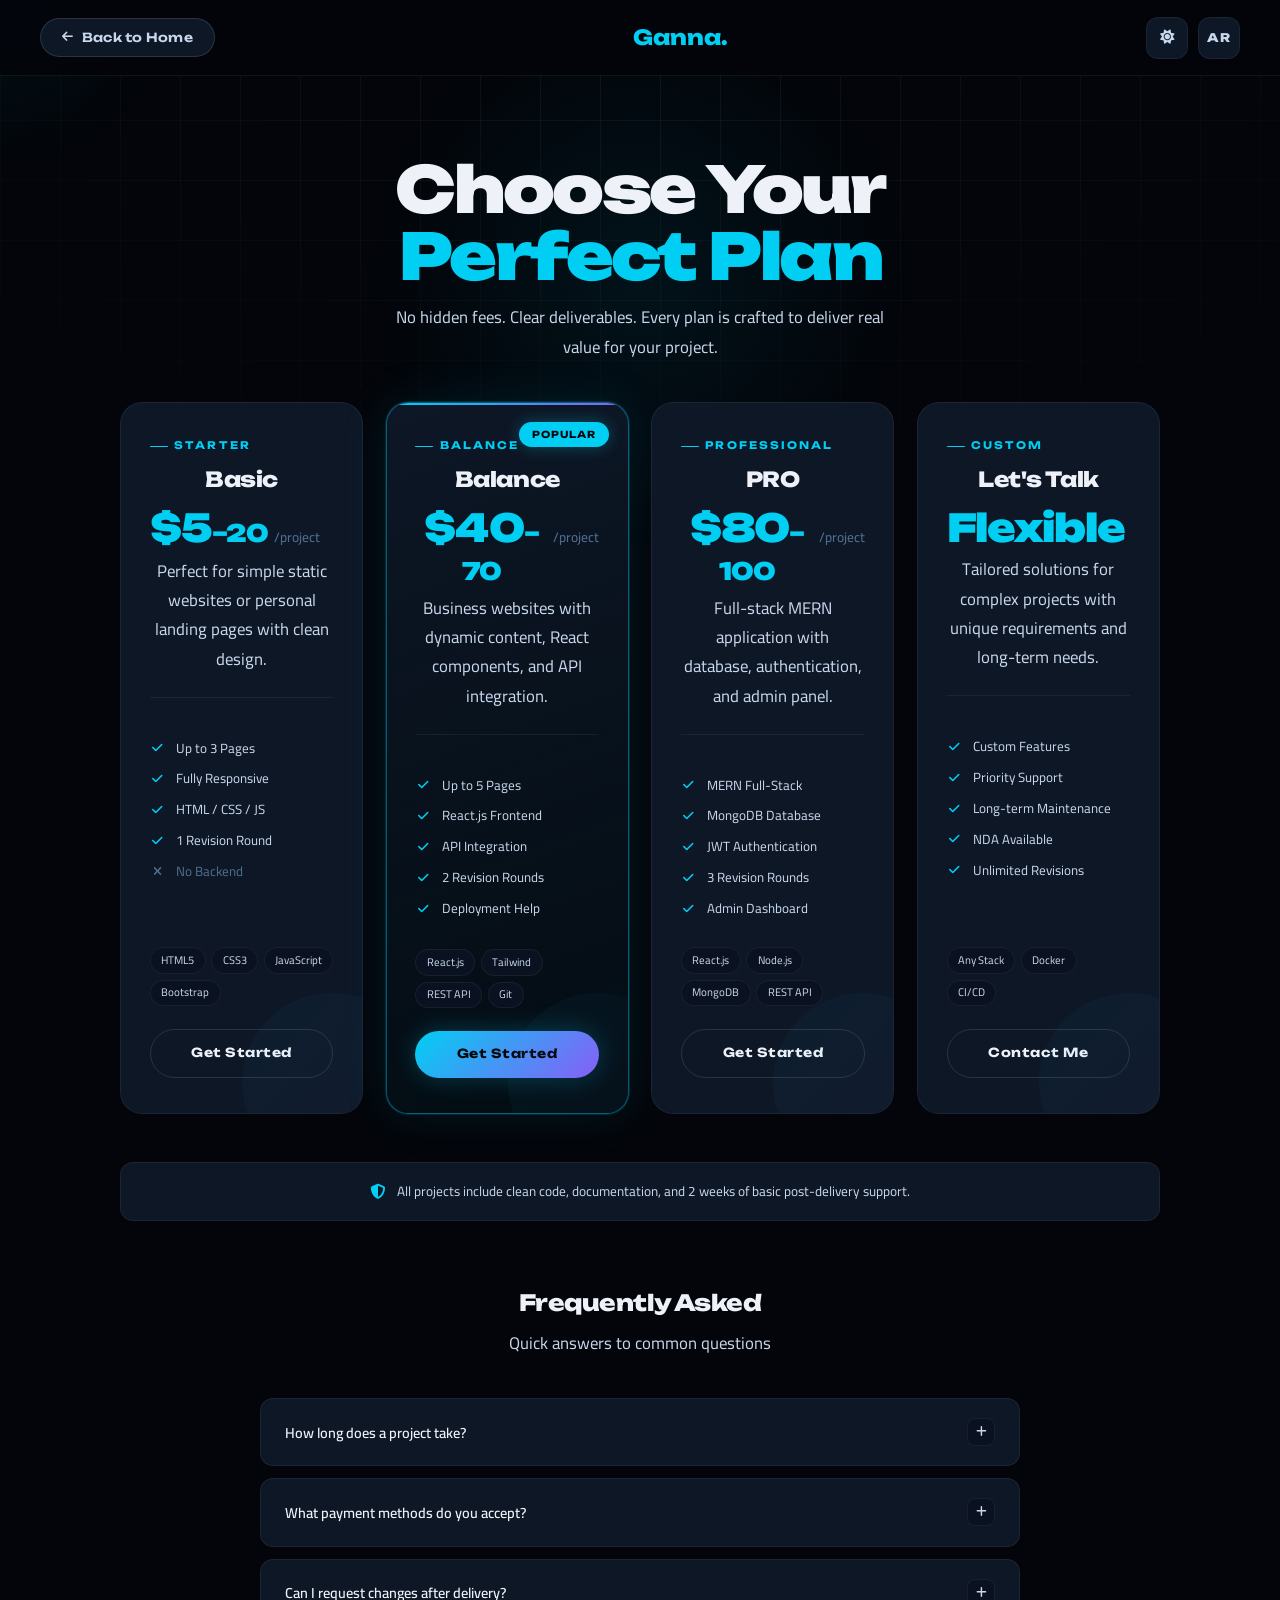
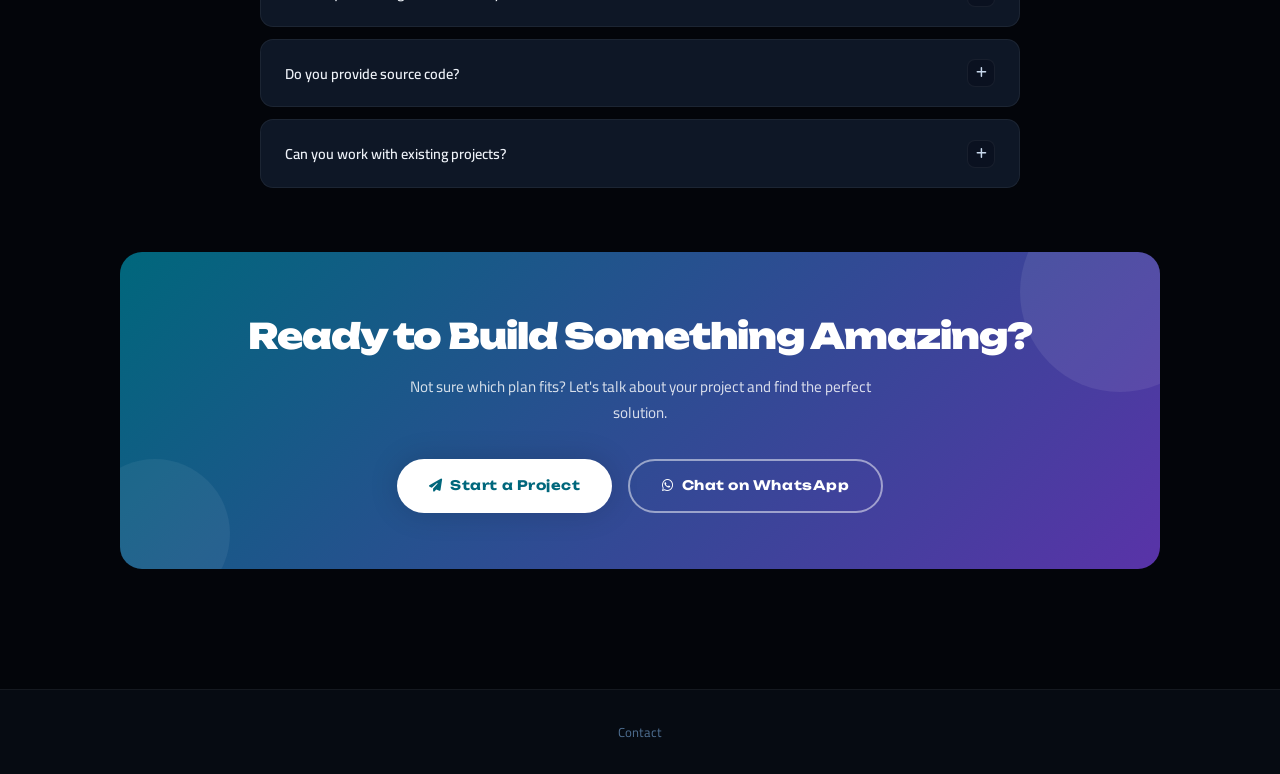
<file: pricing.html>
<!DOCTYPE html>
<html lang="en" data-theme="dark" dir="ltr">
<head>
  <meta charset="UTF-8">
  <meta name="viewport" content="width=device-width, initial-scale=1.0">
  <title>Pricing Plans | Ganna Ghoneem</title>
  <link rel="icon" type="image/png" href="./favicon.png?v=cyan-violet-2" />
  <link rel="preconnect" href="https://fonts.googleapis.com">
  <link rel="preconnect" href="https://fonts.gstatic.com" crossorigin>
  <link href="https://fonts.googleapis.com/css2?family=Unbounded:wght@300;400;500;600;700;800;900&family=Cabinet+Grotesk:wght@300;400;500;600;700;800&family=Cairo:wght@400;500;600;700;800&display=swap" rel="stylesheet">
  <link rel="stylesheet" href="https://cdnjs.cloudflare.com/ajax/libs/font-awesome/6.5.1/css/all.min.css">
  <style>
    :root {
      --bg:#03050a; --bg2:#060b12; --bg3:#0a1120;
      --surface:#0e1726; --surface2:#121f30;
      --border:rgba(255,255,255,0.06); --border-hi:rgba(255,255,255,0.12);
      --text:#eef2f8; --text2:#c8d8ec; --text3:#4e6e90;
      --amber:#f5a623;
      --navbar-bg:rgba(3,5,10,0.9);
      --radius:22px; --radius-sm:13px; --nav-h:76px;
      --ease:cubic-bezier(0.4,0,0.2,1);
      --spring:cubic-bezier(0.34,1.56,0.64,1);
      --fd:'Unbounded','Cairo',sans-serif;
      --fb:'Cabinet Grotesk','Cairo',sans-serif;
    }
    [data-theme="light"] {
      --bg:#f4f7fb; --bg2:#eaf0f8; --bg3:#dde8f2;
      --surface:#ffffff; --surface2:#f2f7fc;
      --border:rgba(0,0,0,0.07); --border-hi:rgba(0,0,0,0.14);
      --text:#060f1e; --text2:#3d5470; --text3:#8ea4bc;

      --navbar-bg:rgba(244,247,251,0.92);
    }
    *{margin:0;padding:0;box-sizing:border-box}
    html{scroll-behavior:smooth}
    body{font-family:var(--fb);background:var(--bg);color:var(--text);line-height:1.6;transition:background .4s,color .4s;overflow-x:hidden}
    a{color:inherit;text-decoration:none}
    ::-webkit-scrollbar{width:3px;background:var(--bg)}
    ::-webkit-scrollbar-thumb{background:var(--teal);border-radius:99px}
    ::selection{background:var(--teal);color:#fff}

    body::before{
      content:'';position:fixed;inset:0;
      background-image:linear-gradient(var(--border) 1px,transparent 1px),linear-gradient(90deg,var(--border) 1px,transparent 1px);
      background-size:60px 60px;pointer-events:none;z-index:0;
      mask-image:radial-gradient(ellipse 80% 60% at 50% 0%,black 0%,transparent 100%)
    }

    /* ── CURSOR GLOW ── */
    .cursor-glow{position:fixed;width:350px;height:350px;border-radius:50%;background:radial-gradient(circle,rgba(var(--accent-rgb),0.055) 0%,transparent 70%);pointer-events:none;z-index:1;transform:translate(-50%,-50%);transition:left .08s,top .08s}

    /* ── NAVBAR ── */
    #navbar{
      position:fixed;top:0;left:0;right:0;height:var(--nav-h);z-index:100;
      background:var(--navbar-bg);backdrop-filter:blur(30px) saturate(1.4);-webkit-backdrop-filter:blur(30px);
      border-bottom:1px solid var(--border);display:flex;align-items:center;
    }
    .nav-inner{max-width:1280px;width:100%;margin:0 auto;padding:0 2.5rem;display:flex;align-items:center;justify-content:space-between}
    .nav-logo{font-family:var(--fd);font-size:1.3rem;font-weight:800;color:var(--accent-text);background-clip:text}
    .back-btn{
      display:flex;align-items:center;gap:.55rem;padding:.55rem 1.3rem;border-radius:99px;
      border:1.5px solid var(--border-hi);background:var(--surface);color:var(--text2);
      font-family:var(--fd);font-size:.78rem;font-weight:600;letter-spacing:.02em;
      transition:all .35s var(--spring);
    }
    .back-btn:hover{border-color:var(--teal);color:var(--teal);transform:translateX(-3px);background:var(--teal-dim)}
    .nav-actions{display:flex;align-items:center;gap:.6rem}
    .icon-btn{width:42px;height:42px;border-radius:12px;border:1px solid var(--border);background:var(--surface);display:flex;align-items:center;justify-content:center;font-size:.9rem;color:var(--text2);cursor:pointer;transition:all .3s var(--spring)}
    .icon-btn:hover{color:var(--teal);border-color:var(--teal);background:var(--teal-dim);transform:scale(1.08)}
    .lang-btn{font-family:var(--fd);font-size:.74rem;font-weight:800;letter-spacing:.06em}

    /* ── MAIN ── */
    main{position:relative;z-index:1;padding-top:var(--nav-h)}
    .container{max-width:1200px;margin:0 auto;padding:0 2.5rem}

    /* ── HERO SECTION ── */
    .pricing-hero{
      text-align:center;padding:5rem 0 3.5rem;position:relative;overflow:hidden;
    }
    .pricing-hero::before{
      content:'';position:absolute;top:-100px;left:50%;transform:translateX(-50%);
      width:600px;height:600px;border-radius:50%;
      background:radial-gradient(circle,rgba(var(--accent-rgb),0.07) 0%,transparent 65%);
      pointer-events:none;animation:pulseHero 4s ease-in-out infinite;
    }
    @keyframes pulseHero{0%,100%{transform:translateX(-50%) scale(1)}50%{transform:translateX(-50%) scale(1.08)}}
    .pricing-tag{
      display:inline-flex;align-items:center;gap:.6rem;background:var(--surface);
      border:1px solid var(--border-hi);border-radius:99px;padding:.5rem 1.2rem;
      margin-bottom:1.5rem;font-size:.78rem;color:var(--text2);font-family:var(--fd);
      animation:fadeUp .7s var(--ease) both;
    }
    @keyframes fadeUp{from{opacity:0;transform:translateY(14px)}to{opacity:1;transform:none}}
    .pricing-tag-dot{width:8px;height:8px;border-radius:50%;background:var(--amber);box-shadow:0 0 8px var(--amber);animation:pulseAmber 2s ease-in-out infinite}
    @keyframes pulseAmber{0%,100%{box-shadow:0 0 8px var(--amber)}50%{box-shadow:0 0 20px var(--amber),0 0 40px rgba(245,166,35,.3)}}
    .pricing-hero h1{
      font-family:var(--fd);font-size:clamp(2.2rem,5vw,4rem);font-weight:900;
      line-height:1.05;letter-spacing:-.04em;margin-bottom:.8rem;
      animation:fadeUp .7s var(--ease) .1s both;
    }
    .gradient-text{color:var(--accent-text);background-clip:text}
    .pricing-hero p{
      font-size:1.05rem;color:var(--text2);line-height:1.75;max-width:520px;margin:0 auto 2.5rem;
      animation:fadeUp .7s var(--ease) .2s both;
    }

    /* ── TOGGLE ── */
    .toggle-wrap{
      display:flex;align-items:center;justify-content:center;gap:1rem;margin-bottom:3.5rem;
      animation:fadeUp .7s var(--ease) .3s both;
    }
    .toggle-bg{
      background:var(--surface);border:1.5px solid var(--border-hi);
      border-radius:99px;padding:5px;display:flex;gap:4px;
    }
    .toggle-btn{
      padding:.6rem 1.6rem;border-radius:99px;border:none;background:transparent;
      color:var(--text2);font-family:var(--fd);font-size:.78rem;font-weight:700;
      letter-spacing:.04em;cursor:pointer;transition:all .35s var(--spring);
      display:flex;align-items:center;gap:.4rem;
    }
    .toggle-btn.active{background:var(--grad);color:#fff;box-shadow:0 0 20px rgba(var(--accent-rgb),.3)}
    .toggle-btn:not(.active):hover{color:var(--teal)}

    /* ── PRICING GRID ── */
    .pricing-grid{display:grid;grid-template-columns:repeat(auto-fit,minmax(240px,1fr));gap:1.4rem;margin-bottom:3rem}

    .price-card{
      background:var(--surface);border:1.5px solid var(--border);border-radius:var(--radius);
      padding:2.2rem 1.8rem;position:relative;overflow:hidden;
      transition:all .4s var(--spring);display:flex;flex-direction:column;
      animation:cardIn .6s var(--ease) both;
    }
    @keyframes cardIn{from{opacity:0;transform:translateY(20px)}to{opacity:1;transform:none}}
    .price-card:nth-child(1){animation-delay:.05s}
    .price-card:nth-child(2){animation-delay:.15s}
    .price-card:nth-child(3){animation-delay:.25s}
    .price-card:nth-child(4){animation-delay:.35s}

    .price-card::before{
      content:'';position:absolute;top:0;left:0;right:0;height:2.5px;
      background:var(--grad);transform:scaleX(0);transform-origin:left;transition:transform .45s var(--ease);pointer-events:none;
    }
    .price-card::after{
      content:'';position:absolute;bottom:-60px;right:-60px;width:180px;height:180px;
      border-radius:50%;background:var(--grad);opacity:.04;transition:all .4s;pointer-events:none;
    }
    .price-card:hover{border-color:rgba(var(--accent-rgb),.35);transform:translateY(-8px);box-shadow:0 28px 60px rgba(var(--accent-rgb),.09),0 0 0 1px rgba(var(--accent-rgb),.08)}
    .price-card:hover::before{transform:scaleX(1)}
    .price-card:hover::after{transform:scale(1.5);opacity:.08}

    .price-card.featured{
      border-color:rgba(var(--accent-rgb),.4);background:linear-gradient(160deg,var(--surface) 0%,rgba(var(--accent-rgb),.04) 100%);
      box-shadow:0 0 50px rgba(var(--accent-rgb),.1),0 0 0 1px rgba(var(--accent-rgb),.15);
    }
    .price-card.featured::before{transform:scaleX(1)}

    .popular-badge{
      position:absolute;top:1.2rem;right:1.2rem;
      font-family:var(--fd);font-size:.6rem;font-weight:700;letter-spacing:.1em;text-transform:uppercase;
      background:var(--grad);color:#fff;padding:.3rem .8rem;border-radius:99px;
      box-shadow:0 0 16px rgba(var(--accent-rgb),.3);
    }

    .card-tier{
      font-family:var(--fd);font-size:.65rem;font-weight:700;letter-spacing:.2em;
      text-transform:uppercase;color:var(--teal);margin-bottom:.5rem;
      display:flex;align-items:center;gap:.4rem;
    }
    .card-tier::before{content:'';width:18px;height:1.5px;background:var(--teal);border-radius:99px}
    .card-name{font-family:var(--fd);font-size:1.3rem;font-weight:800;margin-bottom:.8rem;letter-spacing:-.02em}

    .price-row{display:flex;align-items:baseline;gap:.35rem;margin-bottom:.5rem}
    .price-amount{font-family:var(--fd);font-size:2.4rem;font-weight:900;line-height:1;letter-spacing:-.03em}
    .price-per{font-size:.85rem;color:var(--text3);font-weight:500}

    .card-desc{font-size:.86rem;color:var(--text2);line-height:1.75;margin-bottom:1.4rem;padding-bottom:1.4rem;border-bottom:1px solid var(--border)}

    .feature-list{display:flex;flex-direction:column;gap:.6rem;margin-bottom:1.75rem;flex:1}
    .feature-item{display:flex;align-items:center;gap:.65rem;font-size:.83rem;color:var(--text2)}
    .feature-item i{font-size:.75rem;color:var(--teal);flex-shrink:0;width:16px;text-align:center}
    .feature-item.muted{color:var(--text3)}
    .feature-item.muted i{color:var(--text3)}

    .card-chip-group{display:flex;flex-wrap:wrap;gap:.35rem;margin-bottom:1.4rem}
    .card-chip{font-size:.69rem;padding:.22rem .65rem;border-radius:99px;background:var(--bg3);color:var(--text2);border:1px solid var(--border);transition:all .3s}
    .price-card:hover .card-chip{background:var(--teal-dim);border-color:rgba(var(--accent-rgb),.2);color:var(--teal)}

    .card-cta{
      display:flex;align-items:center;justify-content:center;gap:.5rem;
      padding:.85rem;border-radius:99px;font-family:var(--fd);font-size:.78rem;
      font-weight:700;letter-spacing:.04em;transition:all .35s var(--spring);
      position:relative;overflow:hidden;
    }
    .card-cta.primary{background:var(--grad);color:#fff;border:none;box-shadow:0 0 24px rgba(var(--accent-rgb),.25)}
    .card-cta.primary::before{content:'';position:absolute;inset:0;background:rgba(255,255,255,.15);transform:scaleX(0);transform-origin:left;transition:transform .3s}
    .card-cta.primary:hover{box-shadow:0 0 40px rgba(var(--accent-rgb),.45);transform:translateY(-2px)}
    .card-cta.primary:hover::before{transform:scaleX(1)}
    .card-cta.ghost{background:transparent;color:var(--text);border:1.5px solid var(--border-hi)}
    .card-cta.ghost:hover{border-color:var(--teal);color:var(--teal);background:var(--teal-dim);transform:translateY(-2px)}

    /* ── NOTE BAR ── */
    .note-bar{
      display:flex;align-items:center;justify-content:center;gap:.75rem;
      background:var(--surface);border:1px solid var(--border);border-radius:var(--radius-sm);
      padding:1.1rem 1.75rem;font-size:.84rem;color:var(--text2);margin-bottom:4rem;
      animation:fadeUp .7s var(--ease) .6s both;
    }
    .note-bar i{color:var(--teal);font-size:.95rem}

    /* ── COMPARISON TABLE ── */
    .compare-section{margin-bottom:4rem}
    .compare-heading{font-family:var(--fd);font-size:1.4rem;font-weight:800;text-align:center;margin-bottom:.5rem;letter-spacing:-.02em}
    .compare-sub{text-align:center;color:var(--text2);font-size:.9rem;margin-bottom:2.5rem}
    .compare-table{width:100%;border-collapse:collapse;font-size:.84rem}
    .compare-table th{
      font-family:var(--fd);font-size:.72rem;font-weight:700;letter-spacing:.08em;
      text-transform:uppercase;color:var(--text3);padding:.85rem 1.2rem;
      border-bottom:1.5px solid var(--border);text-align:left;
    }
    .compare-table th:first-child{min-width:180px}
    .compare-table td{padding:.85rem 1.2rem;border-bottom:1px solid var(--border);color:var(--text2);vertical-align:middle}
    .compare-table tr:hover td{background:var(--teal-dim)}
    .compare-table td:first-child{font-weight:600;color:var(--text);font-size:.82rem}
    .check{color:var(--teal);font-size:.85rem}
    .cross{color:var(--text3);font-size:.85rem}
    .plan-header{font-family:var(--fd);font-size:.78rem;font-weight:700;color:var(--teal);text-align:center}
    .plan-header.featured-col{color:var(--teal);background:var(--teal-dim)}
    .compare-table .featured-col{background:rgba(var(--accent-rgb),.04)}

    /* ── FAQ ── */
    .faq-section{margin-bottom:4rem}
    .faq-heading{font-family:var(--fd);font-size:1.4rem;font-weight:800;text-align:center;margin-bottom:.5rem;letter-spacing:-.02em}
    .faq-sub{text-align:center;color:var(--text2);font-size:.9rem;margin-bottom:2.5rem}
    .faq-list{display:flex;flex-direction:column;gap:.75rem;max-width:760px;margin:0 auto}
    .faq-item{background:var(--surface);border:1px solid var(--border);border-radius:var(--radius-sm);overflow:hidden;transition:border-color .3s}
    .faq-item:hover{border-color:rgba(var(--accent-rgb),.25)}
    .faq-q{
      display:flex;align-items:center;justify-content:space-between;gap:1rem;
      padding:1.2rem 1.5rem;cursor:pointer;font-weight:600;font-size:.9rem;
      transition:color .3s;
    }
    .faq-q:hover{color:var(--teal)}
    .faq-icon{width:28px;height:28px;border-radius:8px;border:1px solid var(--border);background:var(--bg3);display:flex;align-items:center;justify-content:center;font-size:.75rem;flex-shrink:0;transition:all .3s var(--spring);color:var(--text2)}
    .faq-item.open .faq-icon{background:var(--teal-dim);border-color:var(--teal);color:var(--teal);transform:rotate(45deg)}
    .faq-a{max-height:0;overflow:hidden;transition:max-height .4s var(--ease),padding .3s}
    .faq-a-inner{padding:0 1.5rem 1.3rem;font-size:.87rem;color:var(--text2);line-height:1.8}
    .faq-item.open .faq-a{max-height:300px}

    /* ── CTA STRIP ── */
    .cta-strip{
      background:var(--grad);border-radius:var(--radius);padding:3.5rem 3rem;
      text-align:center;margin-bottom:4rem;position:relative;overflow:hidden;
    }
    .cta-strip::before{content:'';position:absolute;top:-60px;right:-60px;width:200px;height:200px;border-radius:50%;background:rgba(255,255,255,.08)}
    .cta-strip::after{content:'';position:absolute;bottom:-40px;left:-40px;width:150px;height:150px;border-radius:50%;background:rgba(255,255,255,.06)}
    .cta-strip h2{font-family:var(--fd);font-size:clamp(1.5rem,3vw,2.2rem);font-weight:900;color:#fff;margin-bottom:.6rem;letter-spacing:-.03em;position:relative;z-index:1}
    .cta-strip p{font-size:.95rem;color:rgba(255,255,255,.82);margin-bottom:2rem;max-width:480px;margin-left:auto;margin-right:auto;position:relative;z-index:1}
    .cta-btns{display:flex;gap:1rem;justify-content:center;flex-wrap:wrap;position:relative;z-index:1}
    .cta-btn-white{
      display:inline-flex;align-items:center;gap:.5rem;padding:.9rem 2rem;border-radius:99px;
      background:#fff;color:var(--accent-on-light);font-family:var(--fd);font-size:.82rem;font-weight:700;letter-spacing:.04em;
      transition:all .35s var(--spring);box-shadow:0 0 30px rgba(0,0,0,.15);
    }
    .cta-btn-white:hover{transform:translateY(-3px) scale(1.02);box-shadow:0 8px 40px rgba(0,0,0,.2)}
    .cta-btn-outline{
      display:inline-flex;align-items:center;gap:.5rem;padding:.9rem 2rem;border-radius:99px;
      border:2px solid rgba(255,255,255,.5);color:#fff;font-family:var(--fd);font-size:.82rem;font-weight:700;letter-spacing:.04em;
      transition:all .35s var(--spring);
    }
    .cta-btn-outline:hover{background:rgba(255,255,255,.15);border-color:#fff;transform:translateY(-3px)}

    /* ── FOOTER ── */
    footer{border-top:1px solid var(--border);background:var(--bg2);padding:2rem 0}
    .footer-inner{max-width:1200px;margin:0 auto;padding:0 2.5rem;display:flex;justify-content:center;align-items:center}
    .footer-links{display:flex;gap:1.2rem}
    .footer-links a{font-size:.81rem;color:var(--text3);transition:color .3s}
    .footer-links a:hover{color:var(--teal)}

    [dir="rtl"] body{line-height:1.75}
    [dir="rtl"] .back-btn i{transform:scaleX(-1)}
    [dir="rtl"] .price-card,[dir="rtl"] .faq-a-inner{text-align:start}

    @media(max-width:768px){
      .container{padding:0 1.25rem}
      .pricing-grid{grid-template-columns:1fr;gap:1rem}
      .cta-strip{padding:2.5rem 1.75rem}
      .compare-section{overflow-x:auto}
      .compare-table{min-width:500px}
    }
  </style>
  <link rel="stylesheet" href="./palette.css" />
</head>
<body>

<div class="cursor-glow" id="cursorGlow"></div>

<!-- ══ NAVBAR ══ -->
<nav id="navbar">
  <div class="nav-inner">
    <a href="index.html" class="back-btn">
      <i class="fa-solid fa-arrow-left"></i>
      <span data-i18n="nav.back">Back to Home</span>
    </a>
    <a href="index.html" class="nav-logo">Ganna.</a>
    <div class="nav-actions">
      <button class="icon-btn" id="themeToggle" data-i18n-title="a11y.theme" data-i18n-aria-label="a11y.theme" title="Toggle theme" aria-label="Toggle theme"><i class="fa-solid fa-sun" id="themeIcon"></i></button>
      <button class="icon-btn lang-btn" id="langToggle" aria-label="Switch language">AR</button>
    </div>
  </div>
</nav>

<main>
  <!-- ══ HERO ══ -->
  <div class="pricing-hero">
    <div class="container">
      <h1><span data-i18n="pr.h1a">Choose Your</span><br><span class="gradient-text" data-i18n="pr.h1b">Perfect Plan</span></h1>
      <p data-i18n="pr.sub">No hidden fees. Clear deliverables. Every plan is crafted to deliver real value for your project.</p>



  <div class="container">

    <!-- ══ WEB PLANS ══ -->
    <div id="panel-web">
      <div class="pricing-grid">
        <!-- Starter -->
        <div class="price-card">
          <div class="card-tier" data-i18n="pr.w1tier">Starter</div>
          <div class="card-name" data-i18n="pr.w1name">Basic</div>
          <div class="price-row"><div class="price-amount gradient-text">$5<span style="font-size:1.5rem">–20</span></div><div class="price-per" data-i18n="pr.per">/project</div></div>
          <p class="card-desc" data-i18n="pr.w1desc">Perfect for simple static websites or personal landing pages with clean design.</p>
          <div class="feature-list">
            <div class="feature-item"><i class="fa-solid fa-check"></i> <span data-i18n="pr.w1f1">Up to 3 Pages</span></div>
            <div class="feature-item"><i class="fa-solid fa-check"></i> <span data-i18n="pr.w1f2">Fully Responsive</span></div>
            <div class="feature-item"><i class="fa-solid fa-check"></i> <span data-i18n="pr.w1f3">HTML / CSS / JS</span></div>
            <div class="feature-item"><i class="fa-solid fa-check"></i> <span data-i18n="pr.w1f4">1 Revision Round</span></div>
            <div class="feature-item muted"><i class="fa-solid fa-xmark"></i> <span data-i18n="pr.noBackend">No Backend</span></div>
          </div>
          <div class="card-chip-group"><span class="card-chip">HTML5</span><span class="card-chip">CSS3</span><span class="card-chip">JavaScript</span><span class="card-chip">Bootstrap</span></div>
          <a href="index.html#contact" class="card-cta ghost" data-i18n="pr.getstart">Get Started</a>
        </div>

        <!-- Balance (Featured) -->
        <div class="price-card featured">
          <div class="popular-badge" data-i18n="pr.popular">Popular</div>
          <div class="card-tier" data-i18n="pr.w2tier">Balance</div>
          <div class="card-name" data-i18n="pr.w2name">Balance</div>
          <div class="price-row"><div class="price-amount gradient-text">$40<span style="font-size:1.5rem">–70</span></div><div class="price-per" data-i18n="pr.per">/project</div></div>
          <p class="card-desc" data-i18n="pr.w2desc">Business websites with dynamic content, React components, and API integration.</p>
          <div class="feature-list">
            <div class="feature-item"><i class="fa-solid fa-check"></i> <span data-i18n="pr.w2f1">Up to 5 Pages</span></div>
            <div class="feature-item"><i class="fa-solid fa-check"></i> <span data-i18n="pr.w2f2">React.js Frontend</span></div>
            <div class="feature-item"><i class="fa-solid fa-check"></i> <span data-i18n="pr.w2f3">API Integration</span></div>
            <div class="feature-item"><i class="fa-solid fa-check"></i> <span data-i18n="pr.w2f4">2 Revision Rounds</span></div>
            <div class="feature-item"><i class="fa-solid fa-check"></i> <span data-i18n="pr.deploymentHelp">Deployment Help</span></div>
          </div>
          <div class="card-chip-group"><span class="card-chip">React.js</span><span class="card-chip">Tailwind</span><span class="card-chip">REST API</span><span class="card-chip">Git</span></div>
          <a href="index.html#contact" class="card-cta primary" data-i18n="pr.getstart">Get Started</a>
        </div>

        <!-- PRO -->
        <div class="price-card">
          <div class="card-tier" data-i18n="pr.w3tier">Professional</div>
          <div class="card-name">PRO</div>
          <div class="price-row"><div class="price-amount gradient-text">$80<span style="font-size:1.5rem">–100</span></div><div class="price-per" data-i18n="pr.per">/project</div></div>
          <p class="card-desc" data-i18n="pr.w3desc">Full-stack MERN application with database, authentication, and admin panel.</p>
          <div class="feature-list">
            <div class="feature-item"><i class="fa-solid fa-check"></i> <span data-i18n="pr.w3f1">MERN Full-Stack</span></div>
            <div class="feature-item"><i class="fa-solid fa-check"></i> <span data-i18n="pr.w3f2">MongoDB Database</span></div>
            <div class="feature-item"><i class="fa-solid fa-check"></i> <span data-i18n="pr.w3f3">JWT Authentication</span></div>
            <div class="feature-item"><i class="fa-solid fa-check"></i> <span data-i18n="pr.w3f5">3 Revision Rounds</span></div>
            <div class="feature-item"><i class="fa-solid fa-check"></i> <span data-i18n="pr.w3f4">Admin Dashboard</span></div>
          </div>
          <div class="card-chip-group"><span class="card-chip">React.js</span><span class="card-chip">Node.js</span><span class="card-chip">MongoDB</span><span class="card-chip">REST API</span></div>
          <a href="index.html#contact" class="card-cta ghost" data-i18n="pr.getstart">Get Started</a>
        </div>

        <!-- Custom -->
        <div class="price-card">
          <div class="card-tier" data-i18n="pr.w4tier">Custom</div>
          <div class="card-name" data-i18n="pr.w4name">Let's Talk</div>
          <div class="price-row"><div class="price-amount gradient-text" data-i18n="pr.flexible">Flexible</div></div>
          <p class="card-desc" data-i18n="pr.w4desc">Tailored solutions for complex projects with unique requirements and long-term needs.</p>
          <div class="feature-list">
            <div class="feature-item"><i class="fa-solid fa-check"></i> <span data-i18n="pr.w4f1">Custom Features</span></div>
            <div class="feature-item"><i class="fa-solid fa-check"></i> <span data-i18n="pr.w4f2">Priority Support</span></div>
            <div class="feature-item"><i class="fa-solid fa-check"></i> <span data-i18n="pr.w4f3">Long-term Maintenance</span></div>
            <div class="feature-item"><i class="fa-solid fa-check"></i> <span data-i18n="pr.w4f4">NDA Available</span></div>
            <div class="feature-item"><i class="fa-solid fa-check"></i> <span data-i18n="pr.unlimitedRevisions">Unlimited Revisions</span></div>
          </div>
          <div class="card-chip-group"><span class="card-chip" data-i18n="pr.anyStack">Any Stack</span><span class="card-chip">Docker</span><span class="card-chip">CI/CD</span></div>
          <a href="index.html#contact" class="card-cta ghost" data-i18n="pr.contact">Contact Me</a>
        </div>
      </div>
    </div>



    <!-- ══ NOTE BAR ══ -->
    <div class="note-bar">
      <i class="fa-solid fa-shield-halved"></i>
      <span data-i18n="pr.note">All projects include clean code, documentation, and 2 weeks of basic post-delivery support.</span>
    </div>

    <!-- ══ FAQ ══ -->
    <div class="faq-section">
      <h2 class="faq-heading" data-i18n="faq.h">Frequently Asked</h2>
      <p class="faq-sub" data-i18n="faq.sub">Quick answers to common questions</p>
      <div class="faq-list">
        <div class="faq-item">
          <div class="faq-q" onclick="toggleFaq(this)">
            <span data-i18n="faq.q1">How long does a project take?</span>
            <div class="faq-icon"><i class="fa-solid fa-plus"></i></div>
          </div>
          <div class="faq-a"><div class="faq-a-inner" data-i18n="faq.a1">Timelines vary by complexity. A Basic web project takes 1–3 days, Balance 3–7 days, PRO 1–2 weeks, and Custom projects are scoped individually. I'll give you a clear timeline upfront.</div></div>
        </div>
        <div class="faq-item">
          <div class="faq-q" onclick="toggleFaq(this)">
            <span data-i18n="faq.q2">What payment methods do you accept?</span>
            <div class="faq-icon"><i class="fa-solid fa-plus"></i></div>
          </div>
          <div class="faq-a"><div class="faq-a-inner" data-i18n="faq.a2">I accept bank transfers, PayPal, Vodafone Cash, and InstaPay. Typically 50% upfront and 50% on delivery for larger projects.</div></div>
        </div>
        <div class="faq-item">
          <div class="faq-q" onclick="toggleFaq(this)">
            <span data-i18n="faq.q3">Can I request changes after delivery?</span>
            <div class="faq-icon"><i class="fa-solid fa-plus"></i></div>
          </div>
          <div class="faq-a"><div class="faq-a-inner" data-i18n="faq.a3">Each plan includes a set number of revision rounds. Additional changes after that are billed at an hourly rate. Custom plans include unlimited revisions during the project phase.</div></div>
        </div>
        <div class="faq-item">
          <div class="faq-q" onclick="toggleFaq(this)">
            <span data-i18n="faq.q4">Do you provide source code?</span>
            <div class="faq-icon"><i class="fa-solid fa-plus"></i></div>
          </div>
          <div class="faq-a"><div class="faq-a-inner" data-i18n="faq.a4">Yes, full source code ownership is transferred to you upon final payment. All code is clean, well-commented, and version-controlled with Git.</div></div>
        </div>
        <div class="faq-item">
          <div class="faq-q" onclick="toggleFaq(this)">
            <span data-i18n="faq.q5">Can you work with existing projects?</span>
            <div class="faq-icon"><i class="fa-solid fa-plus"></i></div>
          </div>
          <div class="faq-a"><div class="faq-a-inner" data-i18n="faq.a5">Absolutely! I can integrate into existing codebases, add features, fix bugs, or refactor legacy code. This typically falls under the Custom plan.</div></div>
        </div>
      </div>
    </div>

    <!-- ══ CTA STRIP ══ -->
    <div class="cta-strip">
      <h2 data-i18n="cta.h">Ready to Build Something Amazing?</h2>
      <p data-i18n="cta.p">Not sure which plan fits? Let's talk about your project and find the perfect solution together.</p>
      <div class="cta-btns">
        <a href="index.html" class="cta-btn-white"><i class="fa-solid fa-paper-plane"></i> <span data-i18n="cta.btn1">Start a Project</span></a>
        <a href="https://wa.me/201018958739" target="_blank" class="cta-btn-outline"><i class="fa-brands fa-whatsapp"></i> <span data-i18n="cta.btn2">Chat on WhatsApp</span></a>
      </div>
    </div>

  </div>
</main>

<footer>
  <div class="footer-inner">
    <div class="footer-links">
      <a href="index.html" data-i18n="nav.contact">Contact</a>
    </div>
  </div>
</footer>

<script>
/* ── CURSOR ── */
const cg = document.getElementById('cursorGlow');
document.addEventListener('mousemove', e => { cg.style.left = e.clientX + 'px'; cg.style.top = e.clientY + 'px'; });

/* ── TRANSLATIONS ── */
const T = {
  en: {
    "nav.back":"Back to Home","nav.contact":"Contact",
    "page.title":"Pricing Plans | Ganna Ghoneem","a11y.theme":"Toggle theme","a11y.langToArabic":"Switch to Arabic","a11y.langToEnglish":"Switch to English",
    "hero.badge":"Transparent Pricing",
    "pr.h1a":"Choose Your","pr.h1b":"Perfect Plan",
    "pr.sub":"No hidden fees. Clear deliverables. Every plan is crafted to deliver real value for your project.",
    "pr.web":"Web","pr.mob":"Mobile","pr.per":"/project","pr.popular":"Popular",
    "pr.getstart":"Get Started","pr.contact":"Contact Me","pr.flexible":"Flexible",
    "pr.w1tier":"Starter","pr.w1name":"Basic","pr.anyStack":"Any Stack",
    "pr.w1desc":"Perfect for simple static websites or personal landing pages with clean design.",
    "pr.w1f1":"Up to 3 Pages","pr.w1f2":"Fully Responsive","pr.w1f3":"HTML / CSS / JS","pr.w1f4":"1 Revision Round","pr.noBackend":"No Backend",
    "pr.w2tier":"Balance","pr.w2name":"Balance",
    "pr.w2desc":"Business websites with dynamic content, React components, and API integration.",
    "pr.w2f1":"Up to 5 Pages","pr.w2f2":"React.js Frontend","pr.w2f3":"API Integration","pr.w2f4":"2 Revision Rounds","pr.deploymentHelp":"Deployment Help",
    "pr.w3tier":"Professional",
    "pr.w3desc":"Full-stack MERN application with database, authentication, and admin panel.",
    "pr.w3f1":"MERN Full-Stack","pr.w3f2":"MongoDB Database","pr.w3f3":"JWT Authentication","pr.w3f4":"Admin Dashboard","pr.w3f5":"3 Revision Rounds",
    "pr.w4tier":"Custom","pr.w4name":"Let's Talk",
    "pr.w4desc":"Tailored solutions for complex projects with unique requirements and long-term needs.",
    "pr.w4f1":"Custom Features","pr.w4f2":"Priority Support","pr.w4f3":"Long-term Maintenance","pr.w4f4":"NDA Available","pr.unlimitedRevisions":"Unlimited Revisions",
    "pr.m1tier":"Starter","pr.m1name":"Basic App",
    "pr.m1desc":"Simple single-feature Flutter app with Firebase integration and clean UI.",
    "pr.m1f4":"1 Revision Round","pr.noAdminPanel":"No Admin Panel",
    "pr.m2tier":"Standard","pr.m2name":"Standard App",
    "pr.m2desc":"Full-featured Flutter app with Firestore, state management, and admin panel.",
    "pr.m2f3":"BLoC / Provider","pr.m2f4":"Admin Panel","pr.m2f5":"2 Revision Rounds",
    "pr.m3tier":"Advanced",
    "pr.m3desc":"Production-ready Flutter app with REST APIs, push notifications, and publishing support.",
    "pr.m3f2":"Push Notifications","pr.m3f3":"Store Publishing Help",
    "pr.m4tier":"Custom","pr.m4name":"Let's Talk",
    "pr.m4desc":"Complex Flutter apps with custom backend, advanced integrations, and long-term support.",
    "pr.m4f1":"Custom Backend","pr.m4f2":"Advanced Integrations","pr.m4f3":"Long-term Maintenance",
    "pr.note":"All projects include clean code, documentation, and 2 weeks of basic post-delivery support.",
    "faq.h":"Frequently Asked","faq.sub":"Quick answers to common questions",
    "faq.q1":"How long does a project take?",
    "faq.a1":"Timelines vary by complexity. Basic takes 1–3 days, Balance 3–7 days, PRO 1–2 weeks. I'll give you a clear timeline upfront.",
    "faq.q2":"What payment methods do you accept?",
    "faq.a2":"I accept bank transfers, PayPal, Vodafone Cash, and InstaPay. Typically 50% upfront and 50% on delivery.",
    "faq.q3":"Can I request changes after delivery?",
    "faq.a3":"Each plan includes revision rounds. Additional changes are billed hourly. Custom plans include unlimited revisions.",
    "faq.q4":"Do you provide source code?",
    "faq.a4":"Yes, full source code ownership is transferred upon final payment. All code is clean, commented, and version-controlled.",
    "faq.q5":"Can you work with existing projects?",
    "faq.a5":"Absolutely! I can add features, fix bugs, or refactor legacy code. This typically falls under the Custom plan.",
    "cta.h":"Ready to Build Something Amazing?",
    "cta.p":"Not sure which plan fits? Let's talk about your project and find the perfect solution.",
    "cta.btn1":"Start a Project","cta.btn2":"Chat on WhatsApp"
  },
  ar: {
    "nav.back":"العودة للرئيسية","nav.contact":"تواصل",
    "page.title":"خطط الأسعار | Ganna Ghoneem","a11y.theme":"تبديل المظهر","a11y.langToArabic":"التبديل إلى العربية","a11y.langToEnglish":"التبديل إلى الإنجليزية",
    "hero.badge":"أسعار شفافة",
    "pr.h1a":"اختاري","pr.h1b":"خطتك المثالية",
    "pr.sub":"لا رسوم مخفية. مخرجات واضحة. كل خطة مصمّمة لتقديم قيمة حقيقية لمشروعك.",
    "pr.web":"ويب","pr.mob":"موبايل","pr.per":"/مشروع","pr.popular":"الأشهر",
    "pr.getstart":"ابدأي الآن","pr.contact":"تواصلي معي","pr.flexible":"مرن",
    "pr.w1tier":"مبتدئة","pr.w1name":"أساسية","pr.anyStack":"أي حزمة تقنية",
    "pr.w1desc":"مثالية للمواقع الثابتة البسيطة أو صفحات الهبوط الشخصية.",
    "pr.w1f1":"حتى 3 صفحات","pr.w1f2":"متجاوبة بالكامل","pr.w1f3":"HTML / CSS / JS","pr.w1f4":"مراجعة واحدة","pr.noBackend":"بدون خلفية",
    "pr.w2tier":"متوسطة","pr.w2name":"متوازنة",
    "pr.w2desc":"مواقع الأعمال بمحتوى ديناميكي ومكونات React وتكامل API.",
    "pr.w2f1":"حتى 5 صفحات","pr.w2f2":"واجهة أمامية باستخدام React.js","pr.w2f3":"تكامل API","pr.w2f4":"مراجعتان","pr.deploymentHelp":"مساعدة في النشر",
    "pr.w3tier":"احترافية",
    "pr.w3desc":"تطبيق MERN متكامل مع قاعدة بيانات وتحقق هوية ولوحة تحكم.",
    "pr.w3f1":"تطوير MERN متكامل","pr.w3f2":"قاعدة بيانات MongoDB","pr.w3f3":"مصادقة JWT","pr.w3f4":"لوحة تحكم إدارية","pr.w3f5":"3 مراجعات",
    "pr.w4tier":"مخصصة","pr.w4name":"لنتحدث",
    "pr.w4desc":"حلول مخصصة للمشاريع المعقدة ذات المتطلبات الفريدة.",
    "pr.w4f1":"ميزات مخصصة","pr.w4f2":"دعم ذو أولوية","pr.w4f3":"صيانة طويلة الأمد","pr.w4f4":"اتفاقية عدم إفصاح متاحة","pr.unlimitedRevisions":"مراجعات غير محدودة",
    "pr.m1tier":"مبتدئة","pr.m1name":"تطبيق أساسي",
    "pr.m1desc":"تطبيق Flutter بسيط بميزة واحدة مع Firebase وواجهة أنيقة.",
    "pr.m1f4":"مراجعة واحدة","pr.noAdminPanel":"بدون لوحة تحكم",
    "pr.m2tier":"قياسية","pr.m2name":"تطبيق قياسي",
    "pr.m2desc":"تطبيق Flutter متكامل مع Firestore وإدارة حالة ولوحة تحكم.",
    "pr.m2f3":"BLoC / Provider","pr.m2f4":"لوحة تحكم","pr.m2f5":"مراجعتان",
    "pr.m3tier":"متقدمة",
    "pr.m3desc":"تطبيق Flutter جاهز للإنتاج مع REST APIs وإشعارات ودعم النشر.",
    "pr.m3f2":"إشعارات فورية","pr.m3f3":"مساعدة نشر المتجر",
    "pr.m4tier":"مخصصة","pr.m4name":"لنتحدث",
    "pr.m4desc":"تطبيقات Flutter معقدة مع خلفية مخصصة وتكاملات متقدمة.",
    "pr.m4f1":"خلفية مخصصة","pr.m4f2":"تكاملات متقدمة","pr.m4f3":"صيانة طويلة الأمد",
    "pr.note":"جميع المشاريع تشمل كوداً نظيفاً وتوثيقاً وأسبوعين من الدعم.",
    "faq.h":"أسئلة شائعة","faq.sub":"إجابات سريعة على الأسئلة الأكثر شيوعاً",
    "faq.q1":"كم يستغرق المشروع؟",
    "faq.a1":"يختلف حسب التعقيد. الأساسي 1–3 أيام، المتوازن 3–7 أيام، PRO 1–2 أسبوع. سأعطيكِ جدولاً زمنياً واضحاً مسبقاً.",
    "faq.q2":"ما طرق الدفع المتاحة؟",
    "faq.a2":"تحويل بنكي، PayPal، فودافون كاش، وInstaPay. عادةً 50% مقدماً و50% عند التسليم.",
    "faq.q3":"هل يمكنني طلب تعديلات بعد التسليم؟",
    "faq.a3":"كل خطة تشمل جولات مراجعة محددة. التعديلات الإضافية تُحتسب بالساعة.",
    "faq.q4":"هل تُقدّمين الكود المصدري؟",
    "faq.a4":"نعم، ملكية الكود الكاملة تُنقل إليكِ عند الدفع النهائي.",
    "faq.q5":"هل تعملين على مشاريع موجودة؟",
    "faq.a5":"بالتأكيد! أستطيع إضافة ميزات أو إصلاح أخطاء أو إعادة هيكلة الكود القديم.",
    "cta.h":"مستعدة لبناء شيء رائع؟",
    "cta.p":"مش متأكدة من الخطة المناسبة؟ لنتحدث عن مشروعك ونجد الحل المثالي معاً.",
    "cta.btn1":"ابدأي مشروعاً","cta.btn2":"تواصلي عبر واتساب"
  }
};

let lang = localStorage.getItem('be-lang') || 'en';
let theme = localStorage.getItem('be-theme') || 'dark';

function setTheme(t) {
  theme = t;
  document.documentElement.setAttribute('data-theme', t);
  const icon = document.getElementById('themeIcon');
  if(icon) icon.className = t === 'dark' ? 'fa-solid fa-sun' : 'fa-solid fa-moon';
  localStorage.setItem('be-theme', t);
}
setTheme(theme);
document.getElementById('themeToggle').onclick = () => setTheme(theme === 'dark' ? 'light' : 'dark');

function setLang(l) {
  lang = l;
  const ar = l === 'ar';
  document.documentElement.lang = l;
  document.documentElement.dir = ar ? 'rtl' : 'ltr';
  document.title = T[l]["page.title"];
  const langToggle = document.getElementById('langToggle');
  langToggle.textContent = ar ? 'EN' : 'AR';
  langToggle.setAttribute('aria-label', T[l][ar ? "a11y.langToEnglish" : "a11y.langToArabic"]);
  document.querySelectorAll('[data-i18n]').forEach(el => {
    const key = el.getAttribute('data-i18n');
    if(T[l] && T[l][key] !== undefined) el.textContent = T[l][key];
  });
  document.querySelectorAll('[data-i18n-title]').forEach(el => {
    const key = el.getAttribute('data-i18n-title');
    if(T[l] && T[l][key] !== undefined) el.title = T[l][key];
  });
  document.querySelectorAll('[data-i18n-aria-label]').forEach(el => {
    const key = el.getAttribute('data-i18n-aria-label');
    if(T[l] && T[l][key] !== undefined) el.setAttribute('aria-label', T[l][key]);
  });
  localStorage.setItem('be-lang', l);
}
setLang(lang);
document.getElementById('langToggle').onclick = () => setLang(lang === 'en' ? 'ar' : 'en');

/* ── TOGGLE WEB/MOBILE ── */
function setPrType(type) {
  const webPanel = document.getElementById('panel-web');
  const mobPanel = document.getElementById('panel-mobile');
  const webBtn = document.getElementById('pr-web-btn');
  const mobBtn = document.getElementById('pr-mob-btn');
  if(type === 'web') {
    webPanel.style.display = '';
    mobPanel.style.display = 'none';
    webBtn.classList.add('active');
    mobBtn.classList.remove('active');
  } else {
    webPanel.style.display = 'none';
    mobPanel.style.display = '';
    mobBtn.classList.add('active');
    webBtn.classList.remove('active');
    /* Trigger animations */
    document.querySelectorAll('#panel-mobile .price-card').forEach((c,i) => {
      c.style.animation = 'none';
      c.offsetHeight;
      c.style.animation = `cardIn .6s var(--ease) ${i*0.1}s both`;
    });
  }
}
document.getElementById('pr-web-btn').onclick = () => setPrType('web');
document.getElementById('pr-mob-btn').onclick = () => setPrType('mobile');

/* ── FAQ ── */
function toggleFaq(el) {
  const item = el.closest('.faq-item');
  const isOpen = item.classList.contains('open');
  document.querySelectorAll('.faq-item').forEach(i => i.classList.remove('open'));
  if(!isOpen) item.classList.add('open');
}
</script>
</body>
</html>
</file>
<file: palette.css>
/* Shared brand palette for Home and Pricing, in both languages. */
:root {
  --accent-primary: #00CFF3;
  --accent-secondary: #8B5CF6;
  --accent-rgb: 0, 207, 243;
  --secondary-rgb: 139, 92, 246;
  --accent-text: var(--accent-primary);
  --accent-secondary-text: #A78BFA;
  --accent-on-light: #00677C;
  --accent-ink: #03050A;
  --accent-gradient: linear-gradient(135deg, var(--accent-primary) 0%, var(--accent-secondary) 100%);
  --accent-panel: linear-gradient(135deg, #00677C 0%, #5933A8 100%);
  --teal: var(--accent-text);
  --teal2: var(--accent-secondary-text);
  --teal-dim: rgba(var(--accent-rgb), .08);
  --teal-glow: rgba(var(--accent-rgb), .22);
  --grad: var(--accent-gradient);
  --grad2: var(--accent-gradient);
  --grad-purple: var(--accent-gradient);
}
[data-theme="light"] {
  --accent-text: var(--accent-on-light);
  --accent-secondary-text: #6D28D9;
  --teal-dim: rgba(var(--accent-rgb), .10);
  --teal-glow: rgba(var(--accent-rgb), .20);
}
::selection { background: var(--accent-primary); color: var(--accent-ink); }
/* Dark ink stays readable across both ends of the exact brand gradient. */
.nav-cta, .btn-primary, .send-btn, .card-cta.primary, .back-top,
.pfb-icon, .cert-icon, .svc-icon, .proj-title-icon {
  color: var(--accent-ink);
}
.skill-tab.active, .filter-btn.active, .toggle-btn.active, .popular-badge {
  background: var(--accent-primary);
  color: var(--accent-ink);
}
.hero-social .social-btn:hover, .hero-social .social-btn:focus-visible {
  color: var(--accent-ink);
}
.cta-strip { background: var(--accent-panel); }
:where(a, button, input, textarea, select, [tabindex]):focus-visible {
  outline: 3px solid var(--accent-text);
  outline-offset: 4px;
}
#btt { color: var(--accent-ink); }
.form-group input:focus-visible, .form-group textarea:focus-visible {
  outline: 3px solid var(--accent-text);
  outline-offset: 4px;
}
</file>
